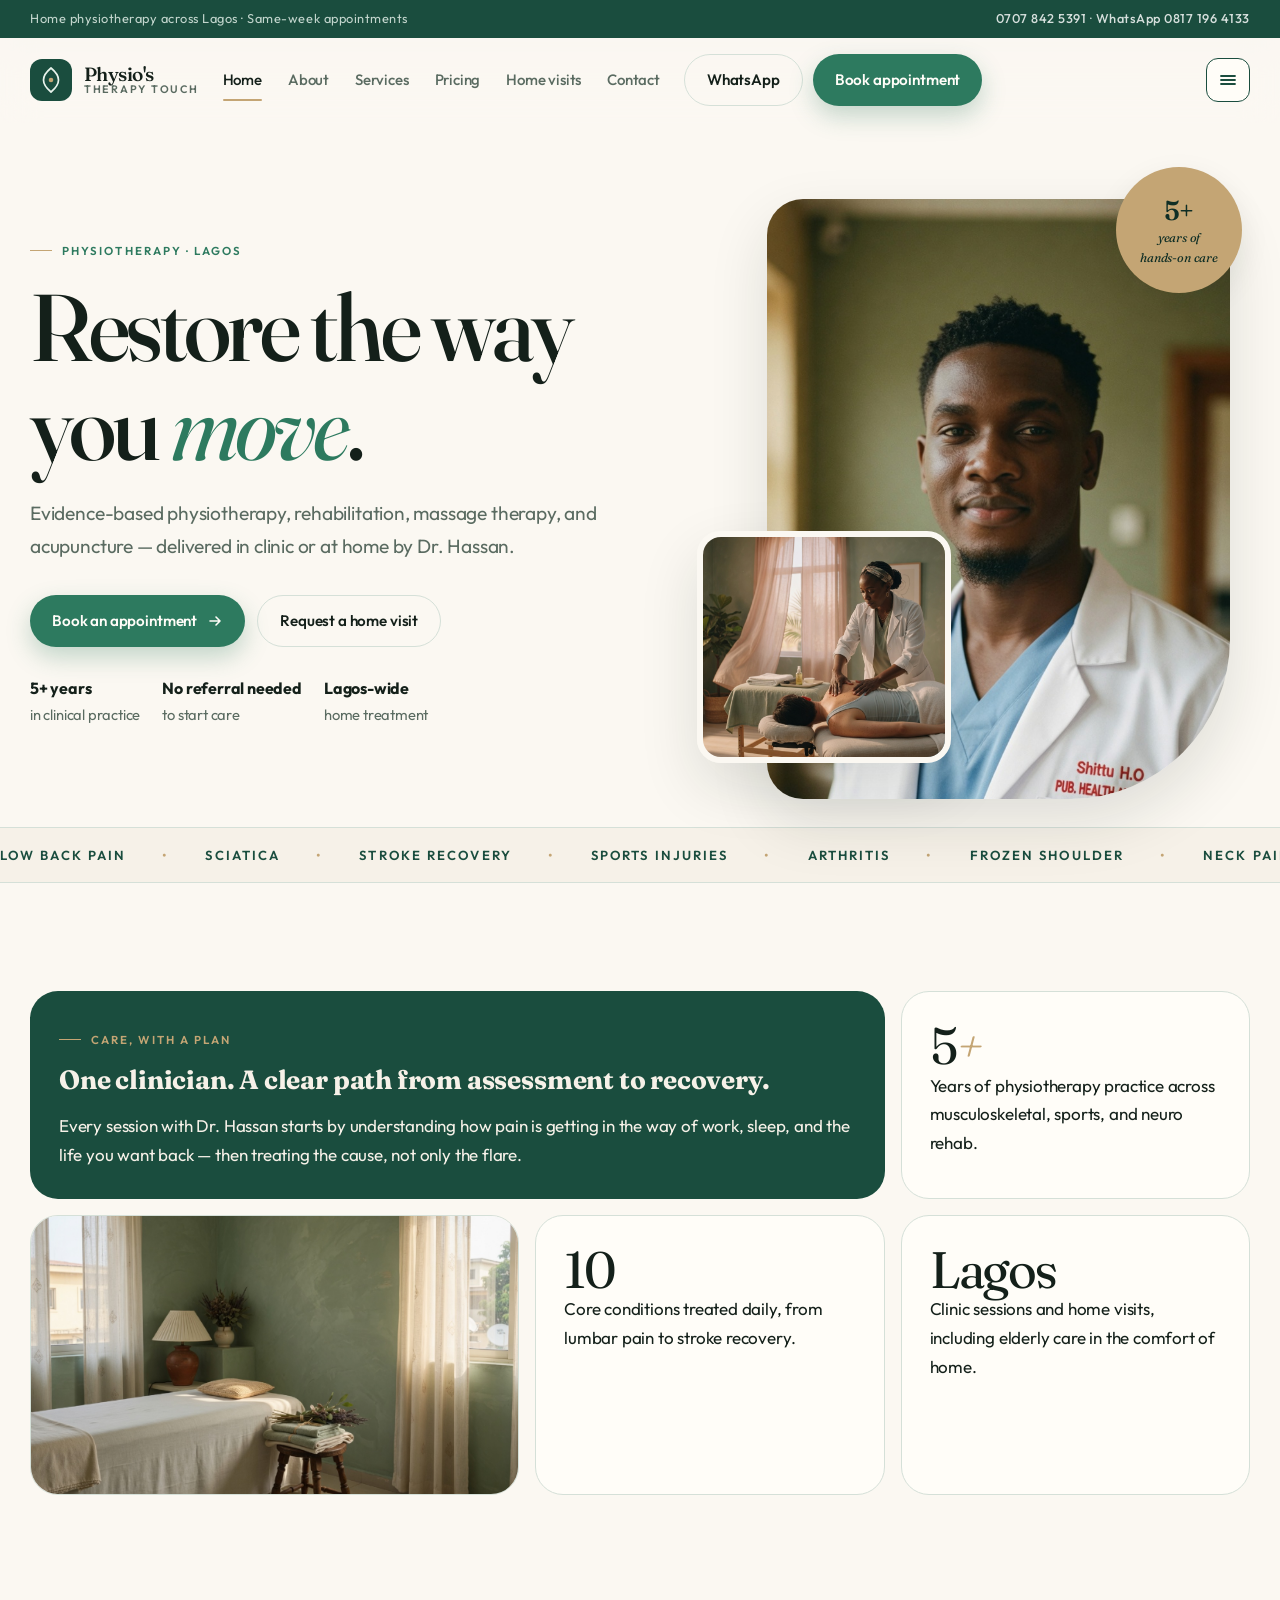
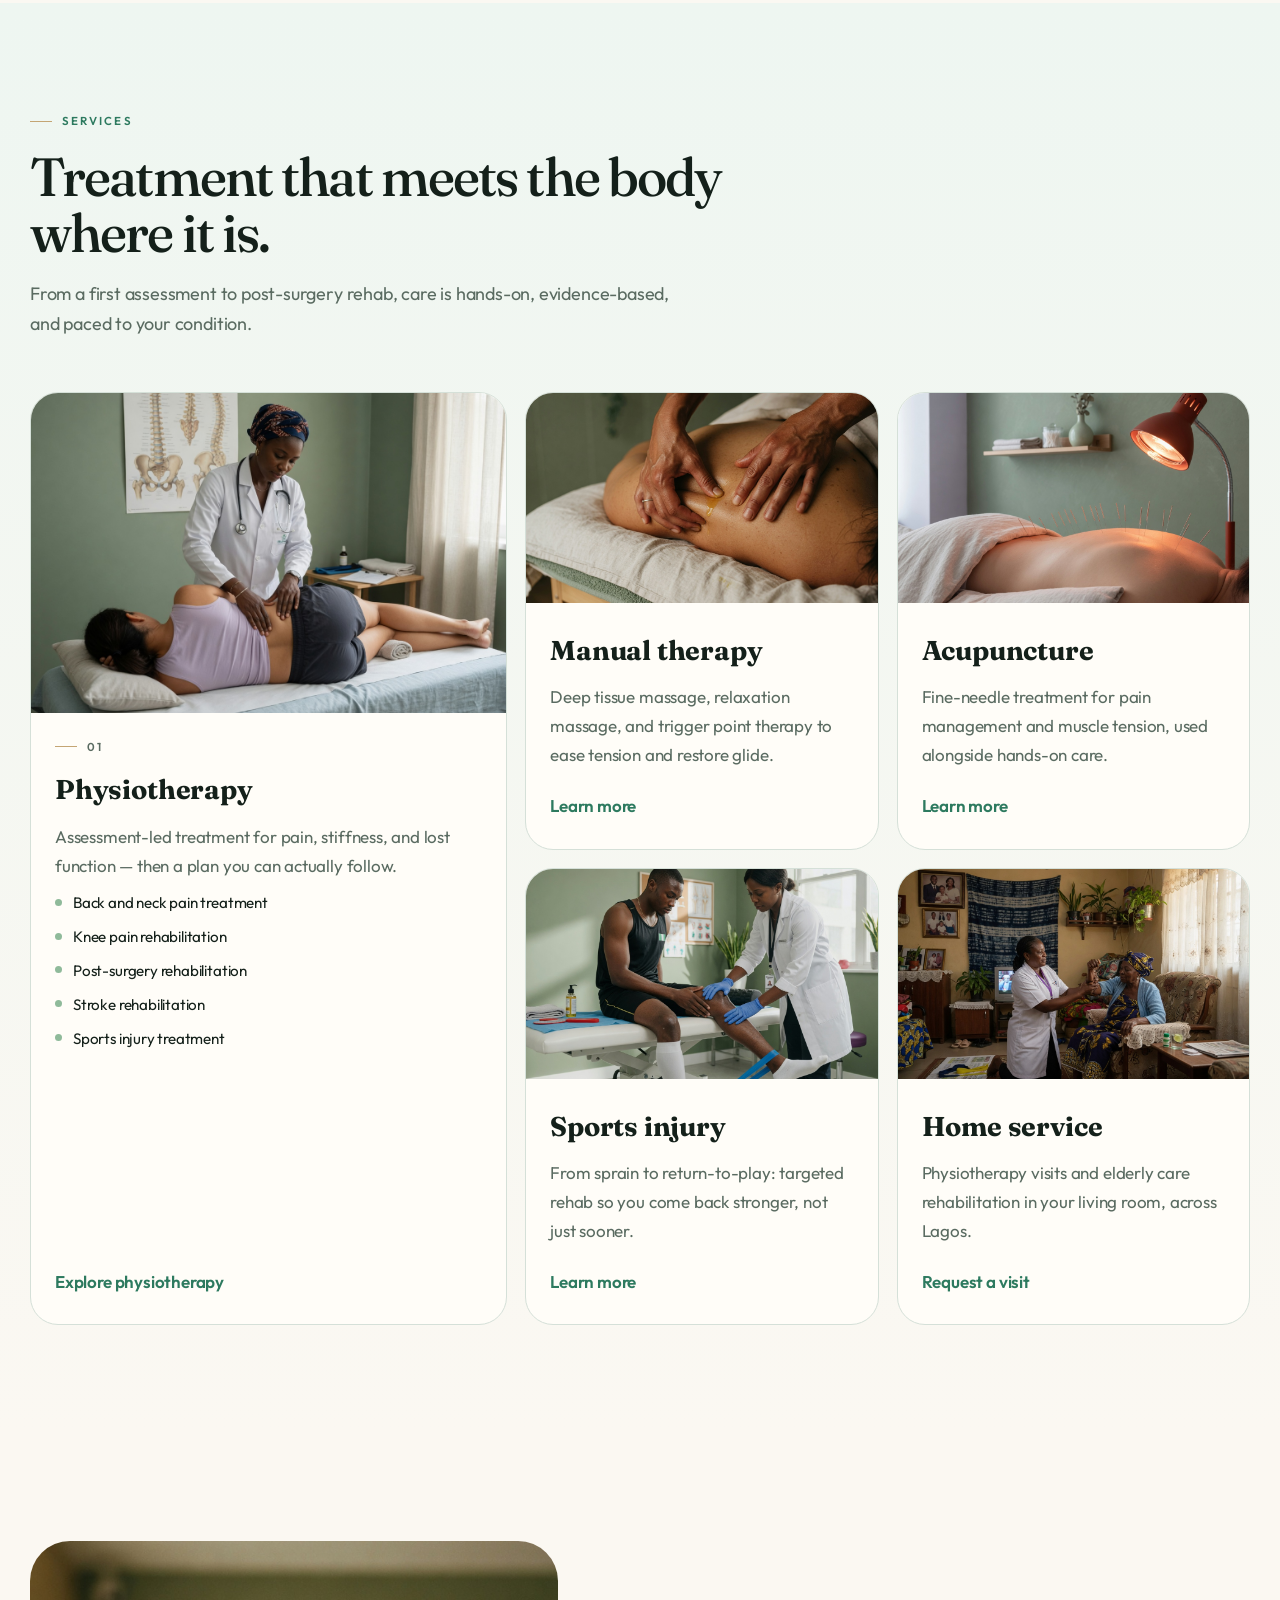
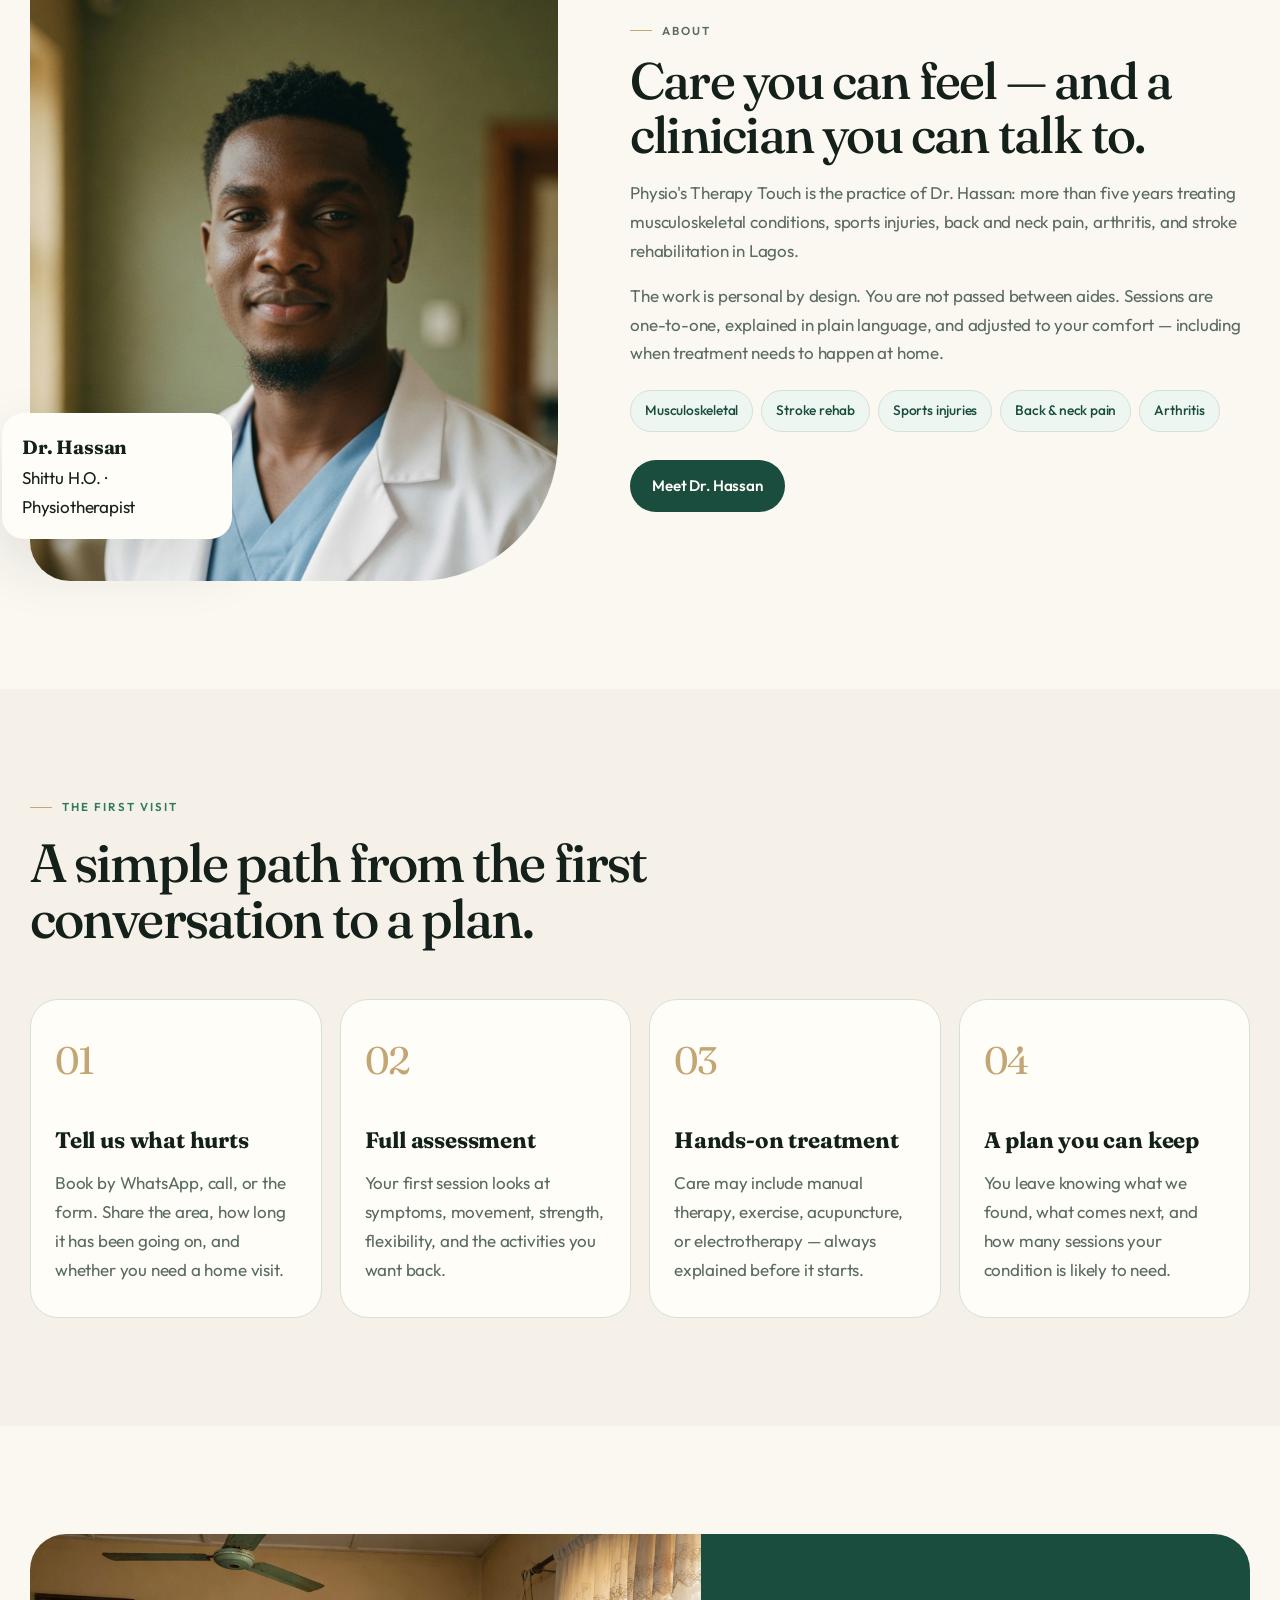
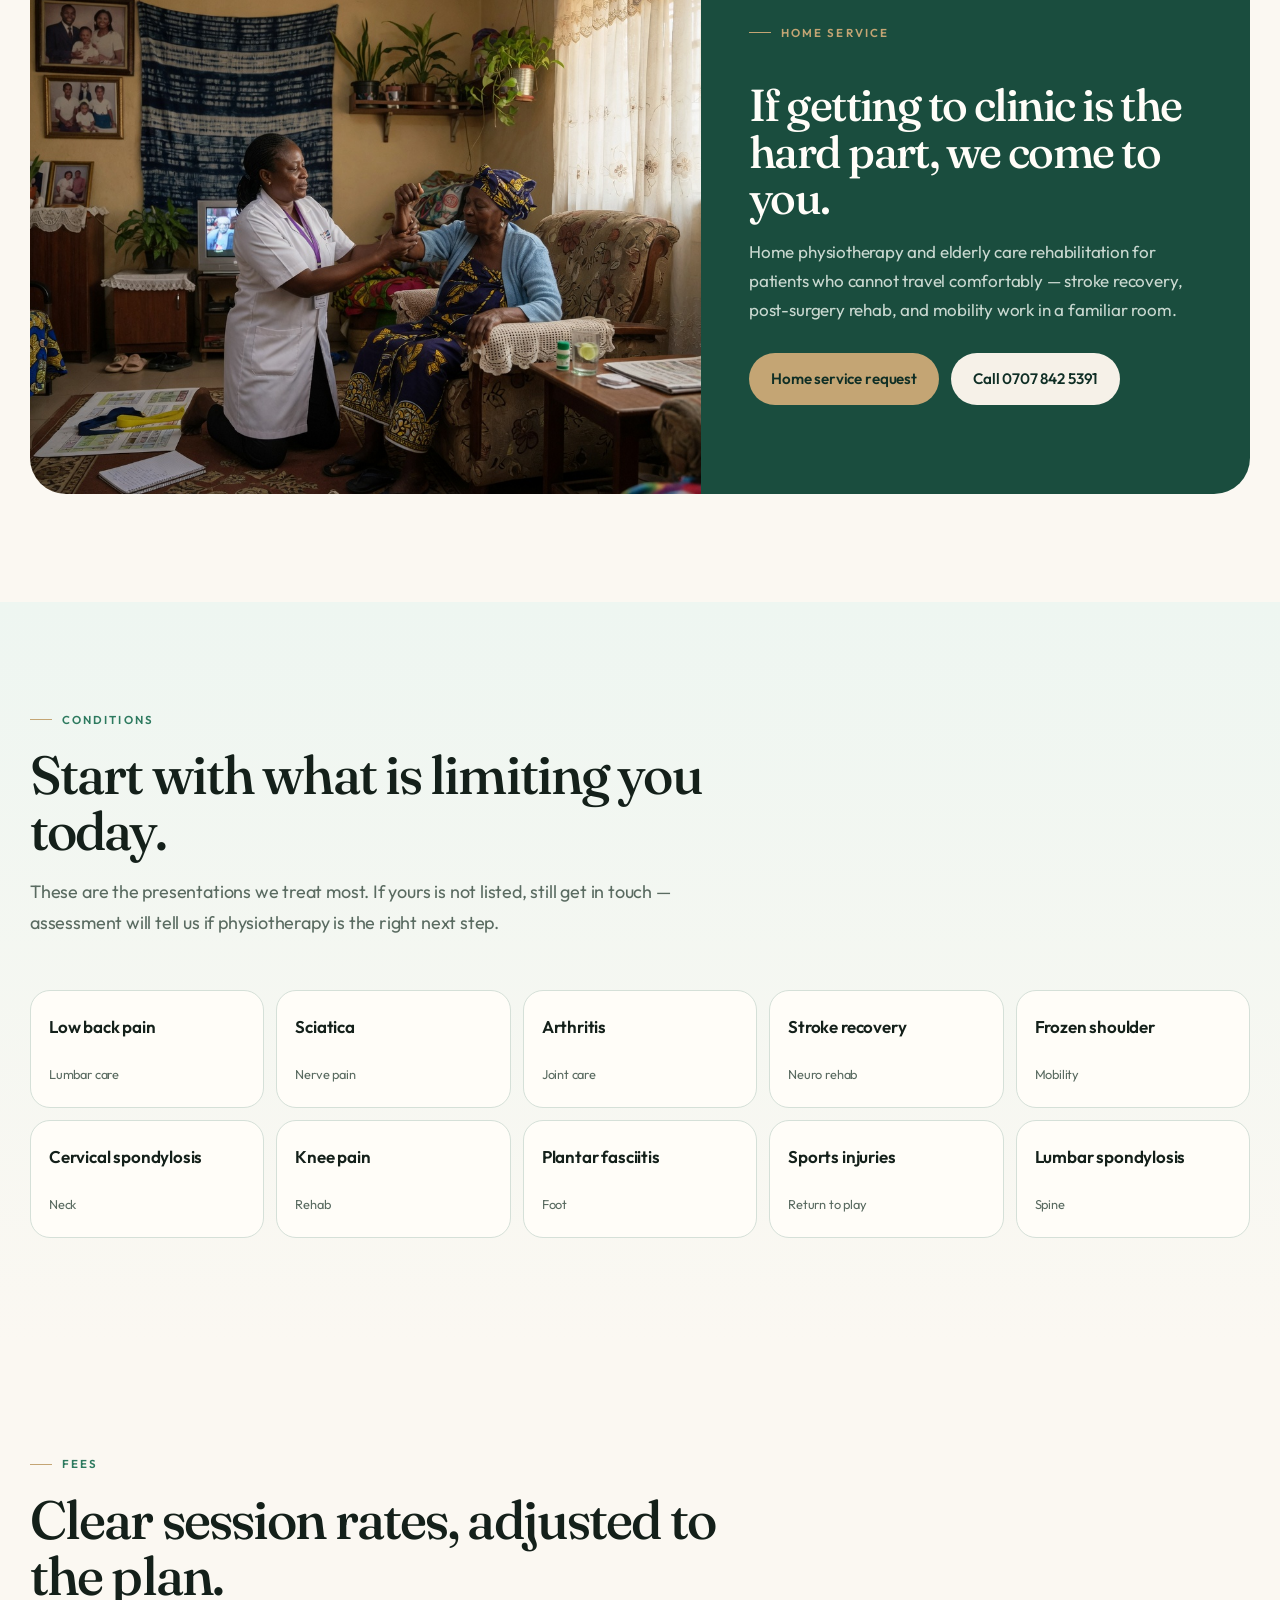
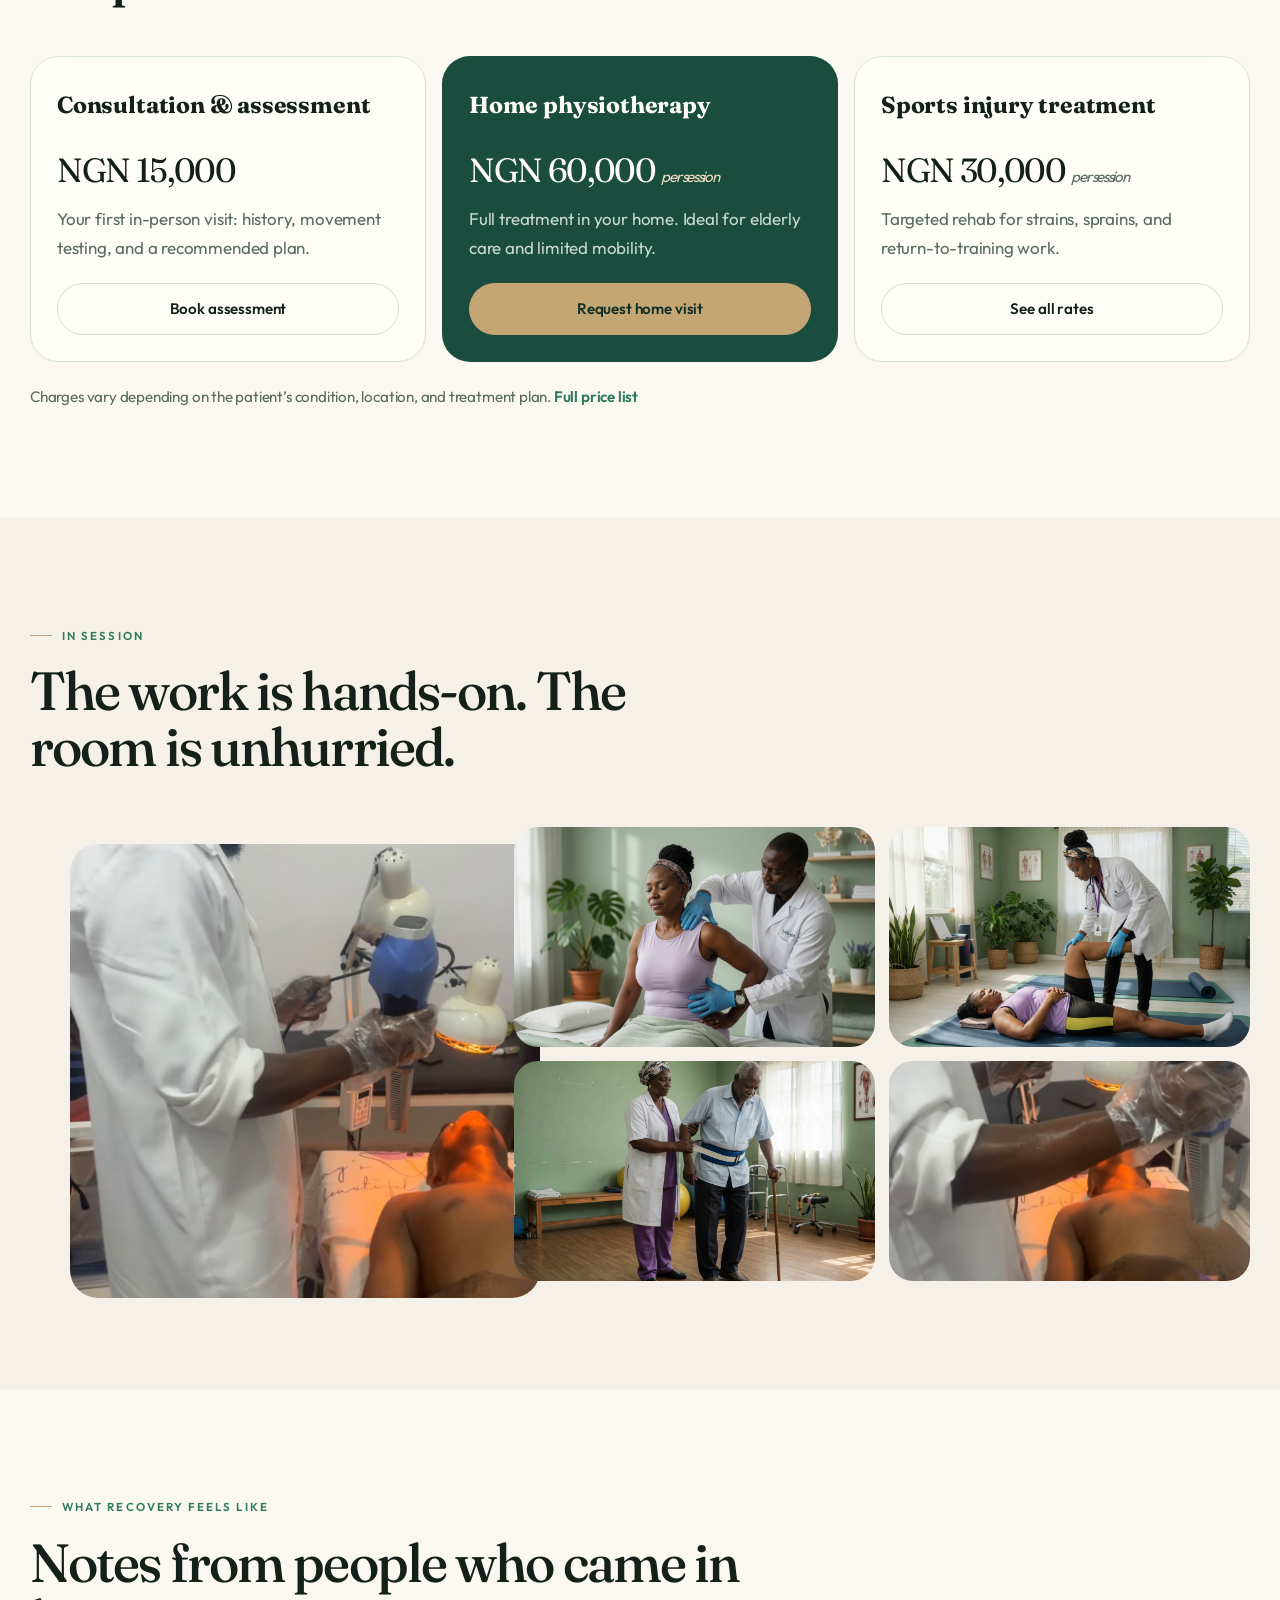
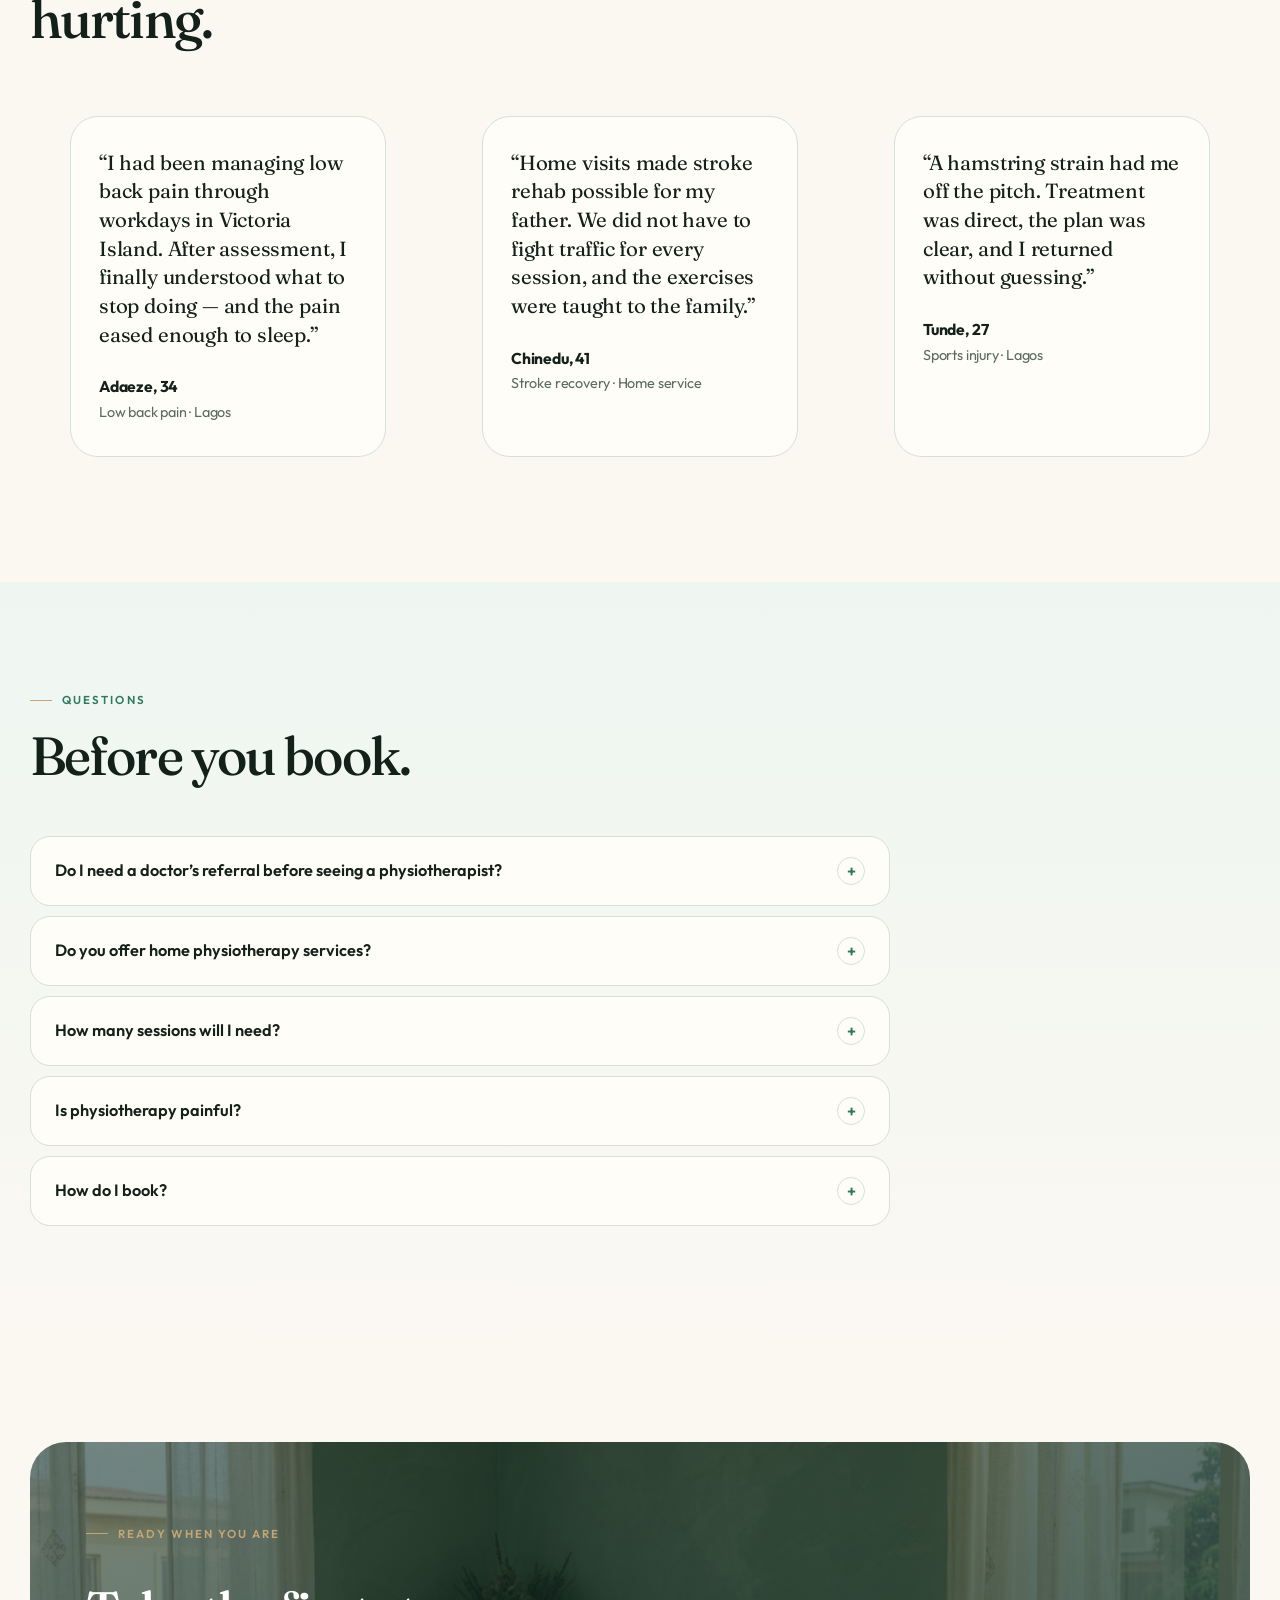
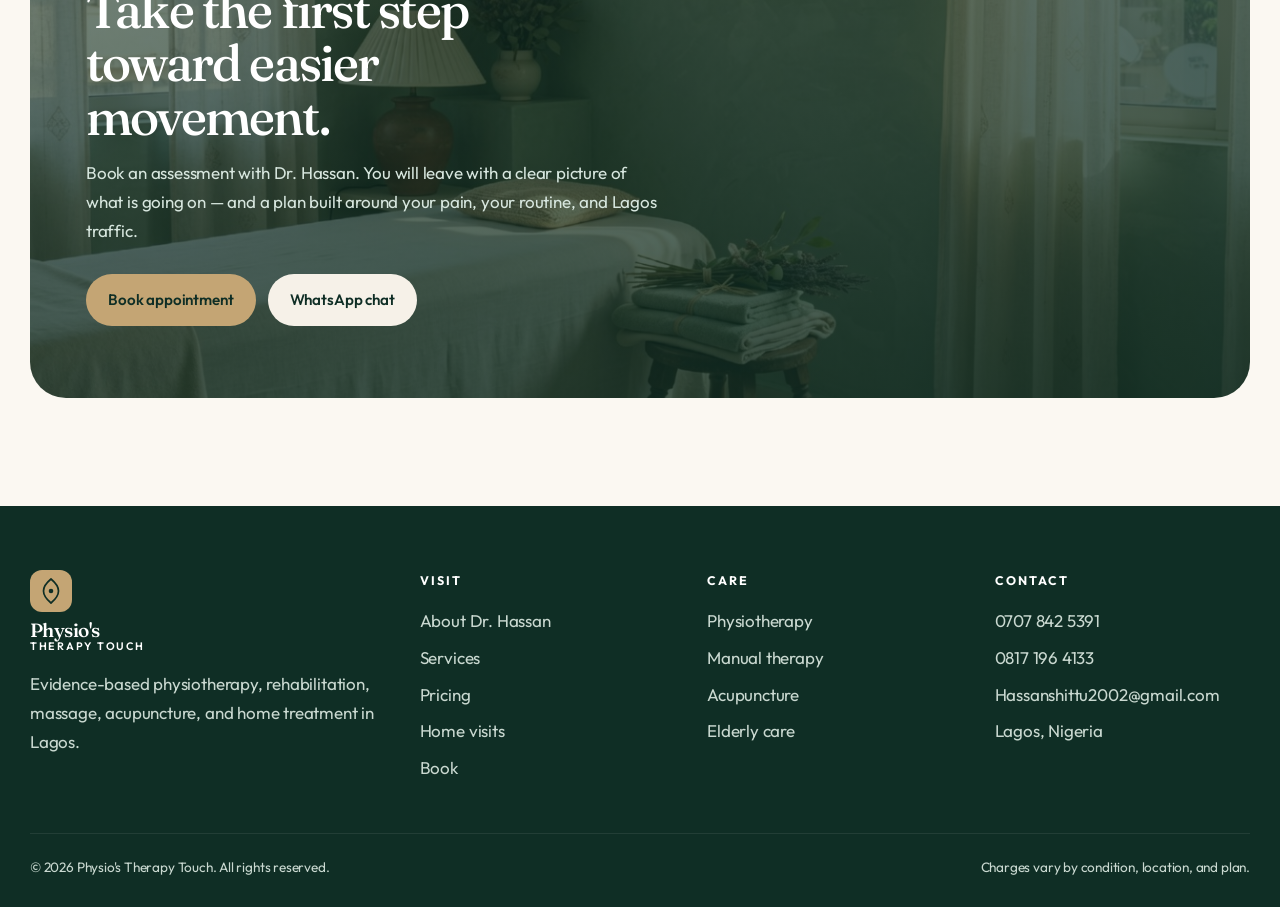
<file: index.html>
<!DOCTYPE html>
<html lang="en">
<head>
  <meta charset="UTF-8">
  <meta name="viewport" content="width=device-width, initial-scale=1.0">
  <title>Physio's Therapy Touch | Physiotherapy in Lagos</title>
  <meta name="description" content="Evidence-based physiotherapy, rehabilitation, massage therapy, acupuncture, and home treatment in Lagos with Dr. Hassan. Book by phone or WhatsApp.">
  <link rel="icon" href="assets/img/favicon.svg" type="image/svg+xml">
  <meta property="og:title" content="Physio's Therapy Touch | Physiotherapy in Lagos">
  <meta property="og:description" content="Hands-on physiotherapy, rehabilitation, massage, and acupuncture — in clinic or at home.">
  <meta property="og:type" content="website">
  <meta property="og:image" content="assets/img/hassan-editorial.jpg">
  <link rel="preconnect" href="https://fonts.googleapis.com">
  <link rel="preconnect" href="https://fonts.gstatic.com" crossorigin>
  <link href="https://fonts.googleapis.com/css2?family=Fraunces:ital,opsz,wght@0,9..144,400;0,9..144,500;0,9..144,600;1,9..144,400;1,9..144,500&family=Outfit:wght@300;400;500;600;700&display=swap" rel="stylesheet">
  <link rel="stylesheet" href="assets/css/styles.css?v=7">
  <script type="application/ld+json">
  {
    "@context": "https://schema.org",
    "@type": "Physician",
    "name": "Physio's Therapy Touch",
    "alternateName": "Dr. Hassan Physiotherapy",
    "description": "Evidence-based physiotherapy, rehabilitation, massage therapy, acupuncture, and home treatment services in Lagos.",
    "telephone": "+2347078425391",
    "email": "Hassanshittu2002@gmail.com",
    "areaServed": "Lagos, Nigeria",
    "medicalSpecialty": "Physiotherapy"
  }
  </script>
</head>
<body>
  <a class="skip" href="#main">Skip to content</a>
  <div class="topbar">
    <div class="wrap">
      <span>Home physiotherapy across Lagos · Same-week appointments</span>
      <span class="hide-sm"><a href="tel:+2347078425391">0707 842 5391</a> · <a href="https://wa.me/2348171964133" target="_blank" rel="noopener">WhatsApp 0817 196 4133</a></span>
    </div>
  </div>
  <header class="site-header" data-header>
    <div class="wrap nav-row">
      <a class="brand" href="index.html" aria-label="Physio's Therapy Touch home">
        <svg class="mark" viewBox="0 0 42 42" aria-hidden="true"><rect width="42" height="42" rx="12" fill="#1A4D3E"/><path d="M21 9c0 0-7.5 6.2-7.5 12S21 33 21 33s7.5-6.2 7.5-12S21 9 21 9z" fill="none" stroke="#E8F3EC" stroke-width="1.7" stroke-linejoin="round"/><circle cx="21" cy="21" r="2.3" fill="#C4A574"/></svg>
        <span class="brand-text"><strong>Physio's</strong><small>Therapy Touch</small></span>
      </a>
      <nav class="nav" aria-label="Primary">
        <a href="index.html" aria-current="page">Home</a>
        <a href="about.html">About</a>
        <a href="services.html">Services</a>
        <a href="pricing.html">Pricing</a>
        <a href="home-visit.html">Home visits</a>
        <a href="contact.html">Contact</a>
      </nav>
      <div class="nav-cta">
        <a class="btn btn-ghost" href="https://wa.me/2348171964133" target="_blank" rel="noopener">WhatsApp</a>
        <a class="btn btn-primary" href="contact.html">Book appointment</a>
      </div>
      <button class="nav-toggle" type="button" data-nav-toggle aria-expanded="false" aria-label="Open menu"><svg width="22" height="22" viewBox="0 0 22 22" fill="none" aria-hidden="true"><path d="M4 7h14M4 11h14M4 15h14" stroke="currentColor" stroke-width="1.8" stroke-linecap="round"/></svg></button>
    </div>
    <div class="drawer" data-drawer hidden>
      <nav aria-label="Mobile">
        <a href="index.html" aria-current="page">Home</a>
        <a href="about.html">About</a>
        <a href="services.html">Services</a>
        <a href="pricing.html">Pricing</a>
        <a href="home-visit.html">Home visits</a>
        <a href="contact.html">Contact</a>
      </nav>
      <div class="actions">
        <a class="btn btn-whatsapp" href="https://wa.me/2348171964133" target="_blank" rel="noopener">WhatsApp chat</a>
        <a class="btn btn-primary" href="contact.html">Book appointment</a>
      </div>
    </div>
  </header>

  <main id="main">
    <section class="hero">
      <div class="wrap hero-grid">
        <div>
          <p class="eyebrow">Physiotherapy · Lagos</p>
          <h1 class="display">Restore the way<br> you <em>move</em>.</h1>
          <p class="lede">Evidence-based physiotherapy, rehabilitation, massage therapy, and acupuncture — delivered in clinic or at home by Dr. Hassan.</p>
          <div class="actions">
            <a class="btn btn-primary" href="contact.html">Book an appointment <svg viewBox="0 0 16 16" fill="none" aria-hidden="true"><path d="M3 8h10M9 4l4 4-4 4" stroke="currentColor" stroke-width="1.6" stroke-linecap="round" stroke-linejoin="round"/></svg></a>
            <a class="btn btn-ghost" href="home-visit.html">Request a home visit</a>
          </div>
          <div class="hero-meta">
            <div><strong>5+ years</strong> in clinical practice</div>
            <div><strong>No referral needed</strong> to start care</div>
            <div><strong>Lagos-wide</strong> home treatment</div>
          </div>
        </div>
        <div class="hero-visual">
          <div class="badge"><div><strong>5+</strong><span>years of<br>hands-on care</span></div></div>
          <div class="hero-frame">
            <img src="assets/img/hassan-editorial.jpg" alt="Dr. Hassan, physiotherapist at Physio's Therapy Touch, in a white coat">
          </div>
          <div class="hero-float">
            <img src="assets/img/hero-treatment.jpg" alt="Hands-on physiotherapy treatment in a calm clinic">
          </div>
        </div>
      </div>
    </section>

    <div class="marquee" aria-hidden="true">
      <div class="marquee-track">
        <span>Low back pain</span><span>Sciatica</span><span>Stroke recovery</span><span>Sports injuries</span><span>Arthritis</span><span>Frozen shoulder</span><span>Neck pain</span><span>Plantar fasciitis</span><span>Post-surgery rehab</span><span>Cervical spondylosis</span>
        <span>Low back pain</span><span>Sciatica</span><span>Stroke recovery</span><span>Sports injuries</span><span>Arthritis</span><span>Frozen shoulder</span><span>Neck pain</span><span>Plantar fasciitis</span><span>Post-surgery rehab</span><span>Cervical spondylosis</span>
      </div>
    </div>

    <section class="section">
      <div class="wrap">
        <div class="bento" data-reveal>
          <article class="tile span-2 forest">
            <p class="eyebrow" style="color:#C4A574">Care, with a plan</p>
            <h3>One clinician. A clear path from assessment to recovery.</h3>
            <p>Every session with Dr. Hassan starts by understanding how pain is getting in the way of work, sleep, and the life you want back — then treating the cause, not only the flare.</p>
          </article>
          <article class="tile">
            <div class="stat-num">5<span>+</span></div>
            <p>Years of physiotherapy practice across musculoskeletal, sports, and neuro rehab.</p>
          </article>
          <article class="tile photo">
            <img src="assets/img/clinic-interior.jpg" alt="Calm treatment room with linen table and sage walls">
          </article>
          <article class="tile">
            <div class="stat-num">10</div>
            <p>Core conditions treated daily, from lumbar pain to stroke recovery.</p>
          </article>
          <article class="tile">
            <div class="stat-num">Lagos</div>
            <p>Clinic sessions and home visits, including elderly care in the comfort of home.</p>
          </article>
        </div>
      </div>
    </section>

    <section class="section sage">
      <div class="wrap">
        <div class="section-head" data-reveal>
          <p class="eyebrow">Services</p>
          <h2 class="display">Treatment that meets the body where it is.</h2>
          <p class="lede">From a first assessment to post-surgery rehab, care is hands-on, evidence-based, and paced to your condition.</p>
        </div>
        <div class="service-grid">
          <article class="service-card featured" data-reveal>
            <img src="assets/img/back-pain.jpg" alt="Lumbar physiotherapy on a treatment table">
            <div class="service-body">
              <p class="eyebrow">01</p>
              <h3>Physiotherapy</h3>
              <p>Assessment-led treatment for pain, stiffness, and lost function — then a plan you can actually follow.</p>
              <ul>
                <li>Back and neck pain treatment</li>
                <li>Knee pain rehabilitation</li>
                <li>Post-surgery rehabilitation</li>
                <li>Stroke rehabilitation</li>
                <li>Sports injury treatment</li>
              </ul>
              <a class="link-more" href="services.html">Explore physiotherapy</a>
            </div>
          </article>
          <article class="service-card" data-reveal>
            <img src="assets/img/manual-therapy.jpg" alt="Deep tissue manual therapy on the upper back">
            <div class="service-body">
              <h3>Manual therapy</h3>
              <p>Deep tissue massage, relaxation massage, and trigger point therapy to ease tension and restore glide.</p>
              <a class="link-more" href="services.html#manual">Learn more</a>
            </div>
          </article>
          <article class="service-card" data-reveal>
            <img src="assets/img/acupuncture.jpg" alt="Acupuncture needles along the back under a warm lamp">
            <div class="service-body">
              <h3>Acupuncture</h3>
              <p>Fine-needle treatment for pain management and muscle tension, used alongside hands-on care.</p>
              <a class="link-more" href="services.html#acupuncture">Learn more</a>
            </div>
          </article>
          <article class="service-card" data-reveal>
            <img src="assets/img/sports.jpg" alt="Sports injury assessment of an athlete's knee">
            <div class="service-body">
              <h3>Sports injury</h3>
              <p>From sprain to return-to-play: targeted rehab so you come back stronger, not just sooner.</p>
              <a class="link-more" href="services.html">Learn more</a>
            </div>
          </article>
          <article class="service-card" data-reveal>
            <img src="assets/img/home-visit.jpg" alt="Home physiotherapy visit with an elderly patient in Lagos">
            <div class="service-body">
              <h3>Home service</h3>
              <p>Physiotherapy visits and elderly care rehabilitation in your living room, across Lagos.</p>
              <a class="link-more" href="home-visit.html">Request a visit</a>
            </div>
          </article>
        </div>
      </div>
    </section>

    <section class="section">
      <div class="wrap split">
        <div class="portrait" data-reveal>
          <img class="main" src="assets/img/hassan-editorial.jpg" alt="Portrait of Dr. Hassan Shittu, physiotherapist">
          <div class="note">
            <strong>Dr. Hassan</strong>
            <span>Shittu H.O. · Physiotherapist</span>
          </div>
        </div>
        <div class="split-copy" data-reveal>
          <p class="eyebrow">About</p>
          <h2 class="display">Care you can feel — and a clinician you can talk to.</h2>
          <p>Physio's Therapy Touch is the practice of Dr. Hassan: more than five years treating musculoskeletal conditions, sports injuries, back and neck pain, arthritis, and stroke rehabilitation in Lagos.</p>
          <p>The work is personal by design. You are not passed between aides. Sessions are one-to-one, explained in plain language, and adjusted to your comfort — including when treatment needs to happen at home.</p>
          <div class="chips">
            <span class="chip">Musculoskeletal</span>
            <span class="chip">Stroke rehab</span>
            <span class="chip">Sports injuries</span>
            <span class="chip">Back & neck pain</span>
            <span class="chip">Arthritis</span>
          </div>
          <a class="btn btn-dark" href="about.html">Meet Dr. Hassan</a>
        </div>
      </div>
    </section>

    <section class="section cream">
      <div class="wrap">
        <div class="section-head" data-reveal>
          <p class="eyebrow">The first visit</p>
          <h2 class="display">A simple path from the first conversation to a plan.</h2>
        </div>
        <div class="process">
          <article class="step" data-reveal>
            <h3>Tell us what hurts</h3>
            <p>Book by WhatsApp, call, or the form. Share the area, how long it has been going on, and whether you need a home visit.</p>
          </article>
          <article class="step" data-reveal>
            <h3>Full assessment</h3>
            <p>Your first session looks at symptoms, movement, strength, flexibility, and the activities you want back.</p>
          </article>
          <article class="step" data-reveal>
            <h3>Hands-on treatment</h3>
            <p>Care may include manual therapy, exercise, acupuncture, or electrotherapy — always explained before it starts.</p>
          </article>
          <article class="step" data-reveal>
            <h3>A plan you can keep</h3>
            <p>You leave knowing what we found, what comes next, and how many sessions your condition is likely to need.</p>
          </article>
        </div>
      </div>
    </section>

    <section class="section">
      <div class="wrap">
        <div class="feature-band" data-reveal>
          <img src="assets/img/home-visit.jpg" alt="Physiotherapist guiding an elderly woman through arm exercises at home in Lagos">
          <div class="feature-copy">
            <p class="eyebrow" style="color:#C4A574">Home service</p>
            <h2 class="display">If getting to clinic is the hard part, we come to you.</h2>
            <p>Home physiotherapy and elderly care rehabilitation for patients who cannot travel comfortably — stroke recovery, post-surgery rehab, and mobility work in a familiar room.</p>
            <div class="actions">
              <a class="btn btn-gold" href="home-visit.html">Home service request</a>
              <a class="btn btn-cream" href="tel:+2347078425391">Call 0707 842 5391</a>
            </div>
          </div>
        </div>
      </div>
    </section>

    <section class="section sage">
      <div class="wrap">
        <div class="section-head" data-reveal>
          <p class="eyebrow">Conditions</p>
          <h2 class="display">Start with what is limiting you today.</h2>
          <p class="lede">These are the presentations we treat most. If yours is not listed, still get in touch — assessment will tell us if physiotherapy is the right next step.</p>
        </div>
        <div class="condition-grid">
          <a class="condition" href="services.html"><strong>Low back pain</strong><span>Lumbar care</span></a>
          <a class="condition" href="services.html"><strong>Sciatica</strong><span>Nerve pain</span></a>
          <a class="condition" href="services.html"><strong>Arthritis</strong><span>Joint care</span></a>
          <a class="condition" href="services.html"><strong>Stroke recovery</strong><span>Neuro rehab</span></a>
          <a class="condition" href="services.html"><strong>Frozen shoulder</strong><span>Mobility</span></a>
          <a class="condition" href="services.html"><strong>Cervical spondylosis</strong><span>Neck</span></a>
          <a class="condition" href="services.html"><strong>Knee pain</strong><span>Rehab</span></a>
          <a class="condition" href="services.html"><strong>Plantar fasciitis</strong><span>Foot</span></a>
          <a class="condition" href="services.html"><strong>Sports injuries</strong><span>Return to play</span></a>
          <a class="condition" href="services.html"><strong>Lumbar spondylosis</strong><span>Spine</span></a>
        </div>
      </div>
    </section>

    <section class="section">
      <div class="wrap">
        <div class="section-head" data-reveal>
          <p class="eyebrow">Fees</p>
          <h2 class="display">Clear session rates, adjusted to the plan.</h2>
        </div>
        <div class="price-grid">
          <article class="price-card" data-reveal>
            <h3>Consultation & assessment</h3>
            <div class="amount">NGN 15,000</div>
            <p>Your first in-person visit: history, movement testing, and a recommended plan.</p>
            <a class="btn btn-ghost" href="contact.html">Book assessment</a>
          </article>
          <article class="price-card highlight" data-reveal>
            <h3>Home physiotherapy</h3>
            <div class="amount">NGN 60,000 <small>per session</small></div>
            <p>Full treatment in your home. Ideal for elderly care and limited mobility.</p>
            <a class="btn btn-gold" href="home-visit.html">Request home visit</a>
          </article>
          <article class="price-card" data-reveal>
            <h3>Sports injury treatment</h3>
            <div class="amount">NGN 30,000 <small>per session</small></div>
            <p>Targeted rehab for strains, sprains, and return-to-training work.</p>
            <a class="btn btn-ghost" href="pricing.html">See all rates</a>
          </article>
        </div>
        <p class="price-note">Charges vary depending on the patient’s condition, location, and treatment plan. <a href="pricing.html" style="color:var(--leaf);font-weight:600">Full price list</a></p>
      </div>
    </section>

    <section class="section cream">
      <div class="wrap">
        <div class="section-head" data-reveal>
          <p class="eyebrow">In session</p>
          <h2 class="display">The work is hands-on. The room is unhurried.</h2>
        </div>
        <div class="gallery">
          <figure class="wide"><img src="assets/img/clinic/session-3.jpg" alt="Dr. Hassan preparing a therapeutic device during a live treatment session"></figure>
          <img src="assets/img/neck.jpg" alt="Neck physiotherapy">
          <img src="assets/img/stretching.jpg" alt="Guided stretching and mobility work">
          <img src="assets/img/elderly-care.jpg" alt="Gait training with an older adult">
          <img src="assets/img/clinic/session-1.jpg" alt="Infrared and device-based physiotherapy during a clinic session">
        </div>
      </div>
    </section>

    <section class="section">
      <div class="wrap">
        <div class="section-head" data-reveal>
          <p class="eyebrow">What recovery feels like</p>
          <h2 class="display">Notes from people who came in hurting.</h2>
        </div>
        <div class="quotes">
          <blockquote class="quote" data-reveal>
            <p>“I had been managing low back pain through workdays in Victoria Island. After assessment, I finally understood what to stop doing — and the pain eased enough to sleep.”</p>
            <footer><strong>Adaeze, 34</strong>Low back pain · Lagos</footer>
          </blockquote>
          <blockquote class="quote" data-reveal>
            <p>“Home visits made stroke rehab possible for my father. We did not have to fight traffic for every session, and the exercises were taught to the family.”</p>
            <footer><strong>Chinedu, 41</strong>Stroke recovery · Home service</footer>
          </blockquote>
          <blockquote class="quote" data-reveal>
            <p>“A hamstring strain had me off the pitch. Treatment was direct, the plan was clear, and I returned without guessing.”</p>
            <footer><strong>Tunde, 27</strong>Sports injury · Lagos</footer>
          </blockquote>
        </div>
      </div>
    </section>

    <section class="section sage">
      <div class="wrap">
        <div class="section-head" data-reveal>
          <p class="eyebrow">Questions</p>
          <h2 class="display">Before you book.</h2>
        </div>
        <div class="faq-list" data-accordion-group>
          <div class="faq-item" data-accordion>
            <button type="button" aria-expanded="false">Do I need a doctor’s referral before seeing a physiotherapist? <span aria-hidden="true">+</span></button>
            <div data-panel hidden>
              No. You can book an appointment directly with a physiotherapist. A referral may be recommended when your condition needs further medical assessment or specialist care.
            </div>
          </div>
          <div class="faq-item" data-accordion>
            <button type="button" aria-expanded="false">Do you offer home physiotherapy services? <span aria-hidden="true">+</span></button>
            <div data-panel hidden>
              Yes. Home physiotherapy is available for patients who have difficulty travelling to clinic, or who prefer treatment at home — including elderly care rehabilitation.
            </div>
          </div>
          <div class="faq-item" data-accordion>
            <button type="button" aria-expanded="false">How many sessions will I need? <span aria-hidden="true">+</span></button>
            <div data-panel hidden>
              It depends on the condition, severity, your goals, and how you progress. After the initial assessment, we recommend a treatment plan rather than selling a package blindly.
            </div>
          </div>
          <div class="faq-item" data-accordion>
            <button type="button" aria-expanded="false">Is physiotherapy painful? <span aria-hidden="true">+</span></button>
            <div data-panel hidden>
              Some treatments cause mild discomfort, especially on stiff or painful areas, but care should not cause unnecessary or severe pain. Treatment is adjusted to your comfort.
            </div>
          </div>
          <div class="faq-item" data-accordion>
            <button type="button" aria-expanded="false">How do I book? <span aria-hidden="true">+</span></button>
            <div data-panel hidden>
              Call 0707 842 5391, message WhatsApp on 0817 196 4133, or use the booking form. WhatsApp is the fastest way to send a home-service request.
            </div>
          </div>
        </div>
      </div>
    </section>

    <section class="section">
      <div class="wrap">
        <div class="cta-panel" data-reveal>
          <p class="eyebrow" style="color:#C4A574">Ready when you are</p>
          <h2 class="display">Take the first step toward easier movement.</h2>
          <p>Book an assessment with Dr. Hassan. You will leave with a clear picture of what is going on — and a plan built around your pain, your routine, and Lagos traffic.</p>
          <div class="actions">
            <a class="btn btn-gold" href="contact.html">Book appointment</a>
            <a class="btn btn-cream" href="https://wa.me/2348171964133" target="_blank" rel="noopener">WhatsApp chat</a>
          </div>
        </div>
      </div>
    </section>
  </main>

  <footer class="site-footer">
    <div class="wrap">
      <div class="footer-grid">
        <div>
          <a class="brand" href="index.html">
            <svg class="mark" viewBox="0 0 42 42" aria-hidden="true"><rect width="42" height="42" rx="12" fill="#C4A574"/><path d="M21 9c0 0-7.5 6.2-7.5 12S21 33 21 33s7.5-6.2 7.5-12S21 9 21 9z" fill="none" stroke="#0F2E25" stroke-width="1.7" stroke-linejoin="round"/><circle cx="21" cy="21" r="2.3" fill="#0F2E25"/></svg>
            <span class="brand-text"><strong>Physio's</strong><small>Therapy Touch</small></span>
          </a>
          <p style="margin-top:18px;max-width:32ch">Evidence-based physiotherapy, rehabilitation, massage, acupuncture, and home treatment in Lagos.</p>
        </div>
        <div>
          <h4>Visit</h4>
          <a href="about.html">About Dr. Hassan</a>
          <a href="services.html">Services</a>
          <a href="pricing.html">Pricing</a>
          <a href="home-visit.html">Home visits</a>
          <a href="contact.html">Book</a>
        </div>
        <div>
          <h4>Care</h4>
          <a href="services.html">Physiotherapy</a>
          <a href="services.html#manual">Manual therapy</a>
          <a href="services.html#acupuncture">Acupuncture</a>
          <a href="home-visit.html">Elderly care</a>
        </div>
        <div>
          <h4>Contact</h4>
          <a href="tel:+2347078425391">0707 842 5391</a>
          <a href="https://wa.me/2348171964133" target="_blank" rel="noopener">0817 196 4133</a>
          <a href="mailto:Hassanshittu2002@gmail.com">Hassanshittu2002@gmail.com</a>
          <p>Lagos, Nigeria</p>
        </div>
      </div>
      <div class="legal">
        <span>© <span data-year></span> Physio's Therapy Touch. All rights reserved.</span>
        <span>Charges vary by condition, location, and plan.</span>
      </div>
    </div>
  </footer>

  <nav class="dock" aria-label="Quick actions">
    <a href="tel:+2347078425391">Call</a>
    <a href="https://wa.me/2348171964133" target="_blank" rel="noopener">WhatsApp</a>
    <a href="contact.html">Book</a>
  </nav>
  <script src="assets/js/main.js"></script>
</body>
</html>
</file>
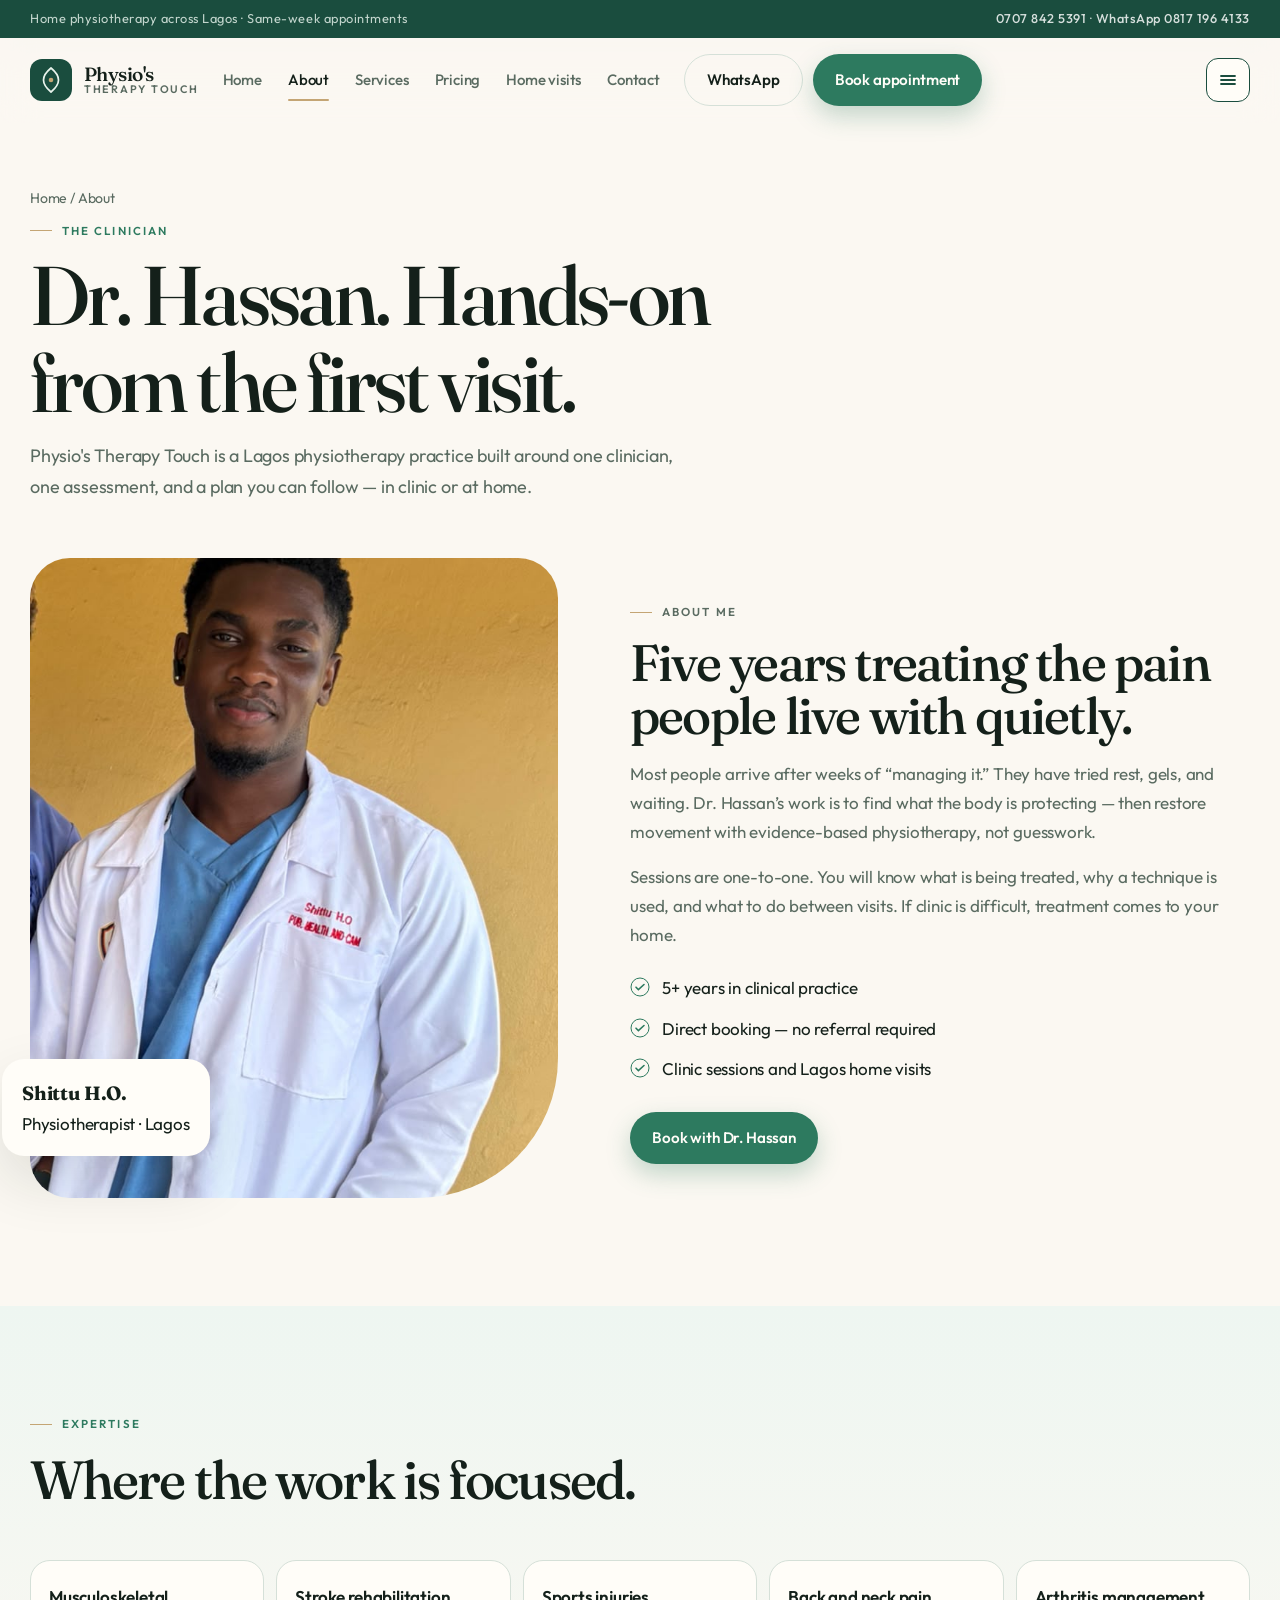
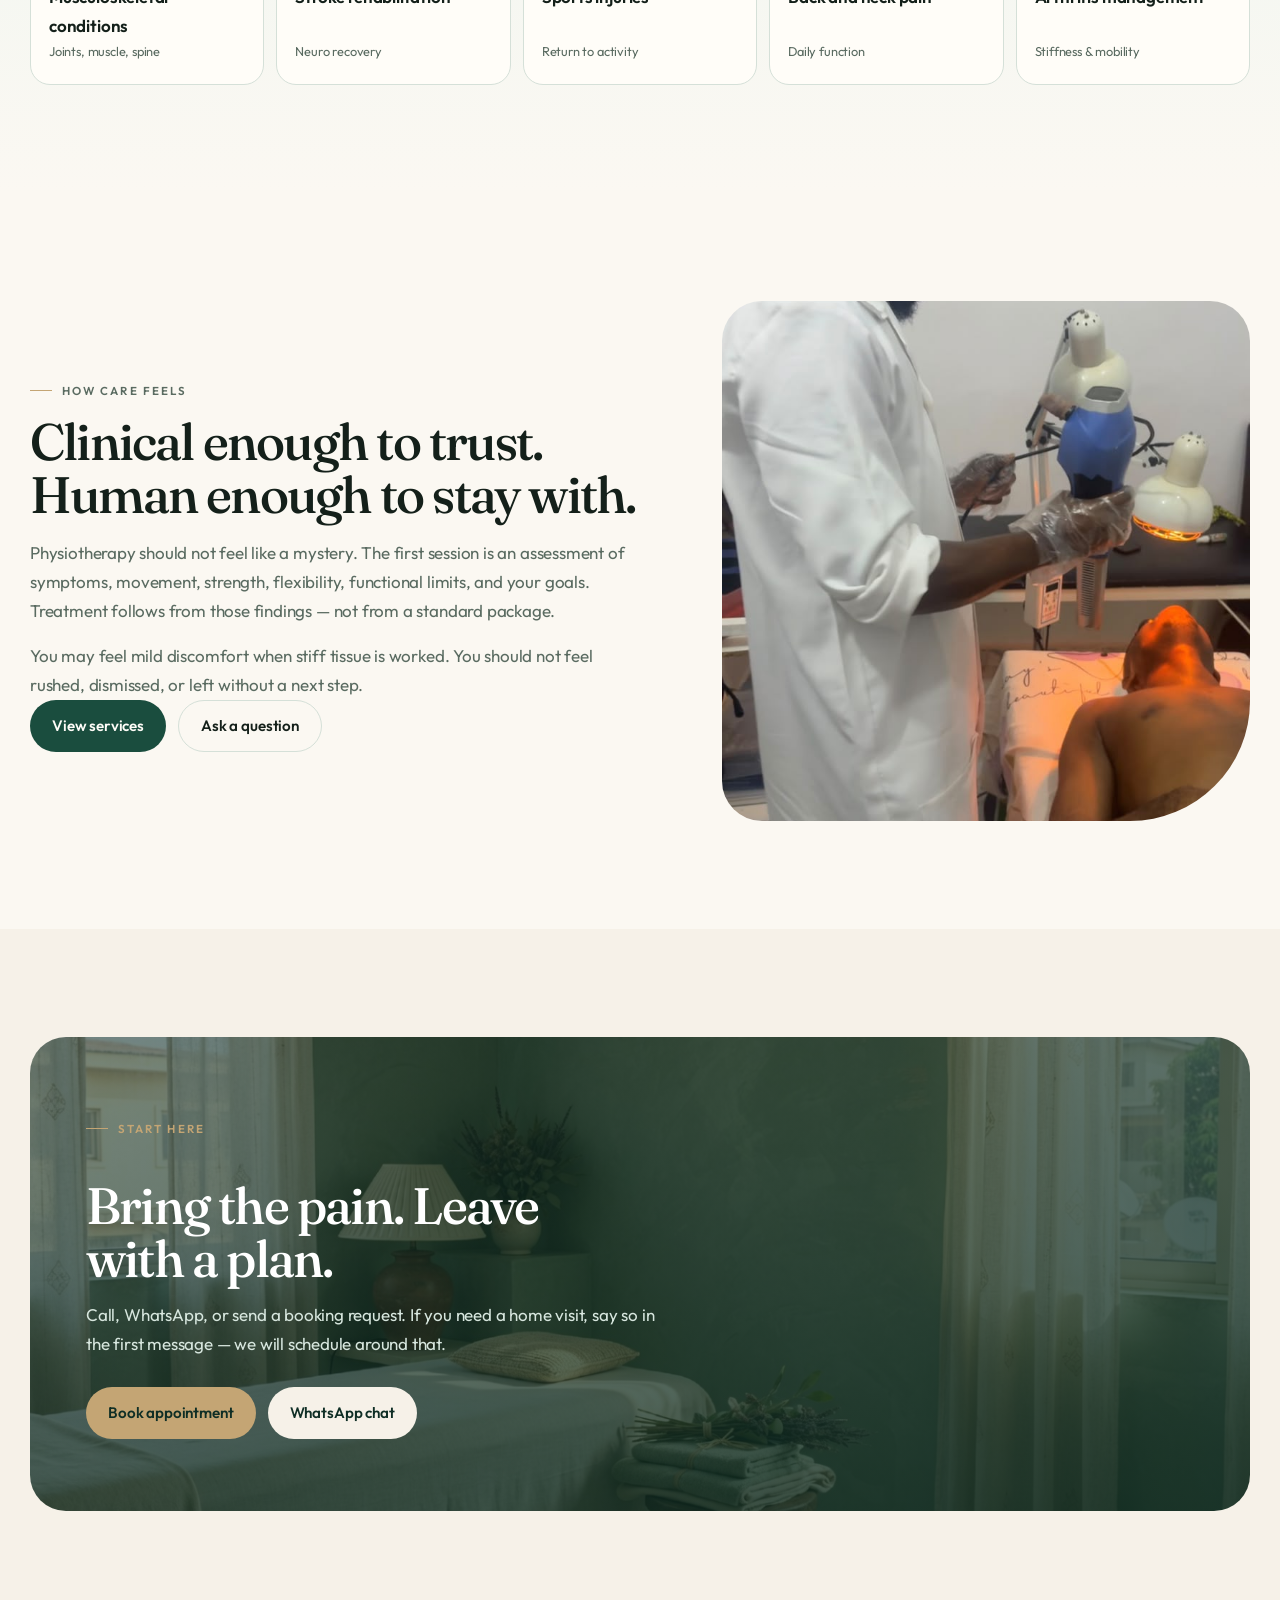
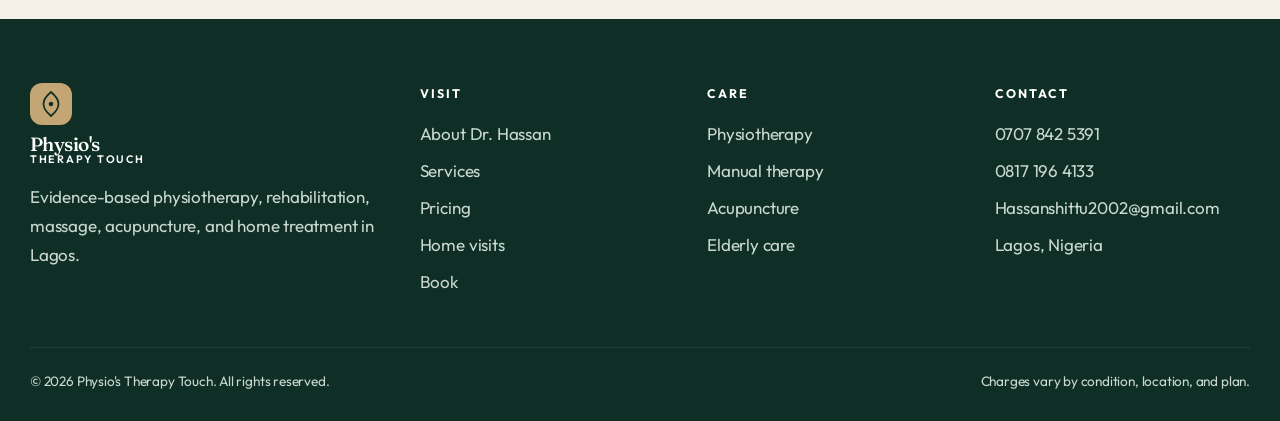
<file: about.html>
<!DOCTYPE html>
<html lang="en">
<head>
  <meta charset="UTF-8">
  <meta name="viewport" content="width=device-width, initial-scale=1.0">
  <title>About Dr. Hassan | Physio's Therapy Touch</title>
  <meta name="description" content="Meet Dr. Hassan of Physio's Therapy Touch — 5+ years of physiotherapy in Lagos, covering musculoskeletal care, stroke rehab, sports injuries, and home treatment.">
  <link rel="icon" href="assets/img/favicon.svg" type="image/svg+xml">
  <link rel="preconnect" href="https://fonts.googleapis.com">
  <link rel="preconnect" href="https://fonts.gstatic.com" crossorigin>
  <link href="https://fonts.googleapis.com/css2?family=Fraunces:ital,opsz,wght@0,9..144,400;0,9..144,500;0,9..144,600;1,9..144,400;1,9..144,500&family=Outfit:wght@300;400;500;600;700&display=swap" rel="stylesheet">
  <link rel="stylesheet" href="assets/css/styles.css?v=7">
</head>
<body>
  <a class="skip" href="#main">Skip to content</a>
  <div class="topbar">
    <div class="wrap">
      <span>Home physiotherapy across Lagos · Same-week appointments</span>
      <span class="hide-sm"><a href="tel:+2347078425391">0707 842 5391</a> · <a href="https://wa.me/2348171964133" target="_blank" rel="noopener">WhatsApp 0817 196 4133</a></span>
    </div>
  </div>
  <header class="site-header" data-header>
    <div class="wrap nav-row">
      <a class="brand" href="index.html" aria-label="Physio's Therapy Touch home">
        <svg class="mark" viewBox="0 0 42 42" aria-hidden="true"><rect width="42" height="42" rx="12" fill="#1A4D3E"/><path d="M21 9c0 0-7.5 6.2-7.5 12S21 33 21 33s7.5-6.2 7.5-12S21 9 21 9z" fill="none" stroke="#E8F3EC" stroke-width="1.7" stroke-linejoin="round"/><circle cx="21" cy="21" r="2.3" fill="#C4A574"/></svg>
        <span class="brand-text"><strong>Physio's</strong><small>Therapy Touch</small></span>
      </a>
      <nav class="nav" aria-label="Primary">
        <a href="index.html">Home</a>
        <a href="about.html" aria-current="page">About</a>
        <a href="services.html">Services</a>
        <a href="pricing.html">Pricing</a>
        <a href="home-visit.html">Home visits</a>
        <a href="contact.html">Contact</a>
      </nav>
      <div class="nav-cta">
        <a class="btn btn-ghost" href="https://wa.me/2348171964133" target="_blank" rel="noopener">WhatsApp</a>
        <a class="btn btn-primary" href="contact.html">Book appointment</a>
      </div>
      <button class="nav-toggle" type="button" data-nav-toggle aria-expanded="false" aria-label="Open menu"><svg width="22" height="22" viewBox="0 0 22 22" fill="none" aria-hidden="true"><path d="M4 7h14M4 11h14M4 15h14" stroke="currentColor" stroke-width="1.8" stroke-linecap="round"/></svg></button>
    </div>
    <div class="drawer" data-drawer hidden>
      <nav aria-label="Mobile">
        <a href="index.html">Home</a>
        <a href="about.html" aria-current="page">About</a>
        <a href="services.html">Services</a>
        <a href="pricing.html">Pricing</a>
        <a href="home-visit.html">Home visits</a>
        <a href="contact.html">Contact</a>
      </nav>
      <div class="actions">
        <a class="btn btn-whatsapp" href="https://wa.me/2348171964133" target="_blank" rel="noopener">WhatsApp chat</a>
        <a class="btn btn-primary" href="contact.html">Book appointment</a>
      </div>
    </div>
  </header>

  <main id="main">
    <section class="page-hero">
      <div class="wrap">
        <p class="crumbs"><a href="index.html">Home</a> / About</p>
        <p class="eyebrow">The clinician</p>
        <h1 class="display">Dr. Hassan. Hands-on from the first visit.</h1>
        <p class="lede">Physio's Therapy Touch is a Lagos physiotherapy practice built around one clinician, one assessment, and a plan you can follow — in clinic or at home.</p>
      </div>
    </section>

    <section class="section" style="padding-top:20px">
      <div class="wrap split">
        <div class="portrait" data-reveal>
          <img class="main" src="assets/img/clinic/hassan-portrait-3.jpg" alt="Dr. Hassan Shittu wearing a white coat over blue scrubs">
          <div class="note">
            <strong>Shittu H.O.</strong>
            <span>Physiotherapist · Lagos</span>
          </div>
        </div>
        <div class="split-copy" data-reveal>
          <p class="eyebrow">About me</p>
          <h2 class="display">Five years treating the pain people live with quietly.</h2>
          <p>Most people arrive after weeks of “managing it.” They have tried rest, gels, and waiting. Dr. Hassan’s work is to find what the body is protecting — then restore movement with evidence-based physiotherapy, not guesswork.</p>
          <p>Sessions are one-to-one. You will know what is being treated, why a technique is used, and what to do between visits. If clinic is difficult, treatment comes to your home.</p>
          <ul class="checklist">
            <li>
              <svg width="20" height="20" viewBox="0 0 20 20" fill="none" aria-hidden="true"><circle cx="10" cy="10" r="9" stroke="#2D7A5F"/><path d="M6 10.2l2.4 2.4L14 7.5" stroke="#2D7A5F" stroke-width="1.6" stroke-linecap="round"/></svg>
              <span>5+ years in clinical practice</span>
            </li>
            <li>
              <svg width="20" height="20" viewBox="0 0 20 20" fill="none" aria-hidden="true"><circle cx="10" cy="10" r="9" stroke="#2D7A5F"/><path d="M6 10.2l2.4 2.4L14 7.5" stroke="#2D7A5F" stroke-width="1.6" stroke-linecap="round"/></svg>
              <span>Direct booking — no referral required</span>
            </li>
            <li>
              <svg width="20" height="20" viewBox="0 0 20 20" fill="none" aria-hidden="true"><circle cx="10" cy="10" r="9" stroke="#2D7A5F"/><path d="M6 10.2l2.4 2.4L14 7.5" stroke="#2D7A5F" stroke-width="1.6" stroke-linecap="round"/></svg>
              <span>Clinic sessions and Lagos home visits</span>
            </li>
          </ul>
          <a class="btn btn-primary" href="contact.html">Book with Dr. Hassan</a>
        </div>
      </div>
    </section>

    <section class="section sage">
      <div class="wrap">
        <div class="section-head" data-reveal>
          <p class="eyebrow">Expertise</p>
          <h2 class="display">Where the work is focused.</h2>
        </div>
        <div class="condition-grid">
          <div class="condition"><strong>Musculoskeletal conditions</strong><span>Joints, muscle, spine</span></div>
          <div class="condition"><strong>Stroke rehabilitation</strong><span>Neuro recovery</span></div>
          <div class="condition"><strong>Sports injuries</strong><span>Return to activity</span></div>
          <div class="condition"><strong>Back and neck pain</strong><span>Daily function</span></div>
          <div class="condition"><strong>Arthritis management</strong><span>Stiffness &amp; mobility</span></div>
        </div>
      </div>
    </section>

    <section class="section">
      <div class="wrap split reverse">
        <div class="split-copy" data-reveal>
          <p class="eyebrow">How care feels</p>
          <h2 class="display">Clinical enough to trust. Human enough to stay with.</h2>
          <p>Physiotherapy should not feel like a mystery. The first session is an assessment of symptoms, movement, strength, flexibility, functional limits, and your goals. Treatment follows from those findings — not from a standard package.</p>
          <p>You may feel mild discomfort when stiff tissue is worked. You should not feel rushed, dismissed, or left without a next step.</p>
          <div class="actions">
            <a class="btn btn-dark" href="services.html">View services</a>
            <a class="btn btn-ghost" href="contact.html">Ask a question</a>
          </div>
        </div>
        <div data-reveal>
          <img src="assets/img/clinic/session-3.jpg" alt="Dr. Hassan during a live physiotherapy session" style="width:100%;height:520px;object-fit:cover;border-radius:40px 40px 120px 40px">
        </div>
      </div>
    </section>

    <section class="section cream">
      <div class="wrap">
        <div class="cta-panel" data-reveal>
          <p class="eyebrow" style="color:#C4A574">Start here</p>
          <h2 class="display">Bring the pain. Leave with a plan.</h2>
          <p>Call, WhatsApp, or send a booking request. If you need a home visit, say so in the first message — we will schedule around that.</p>
          <div class="actions">
            <a class="btn btn-gold" href="contact.html">Book appointment</a>
            <a class="btn btn-cream" href="https://wa.me/2348171964133" target="_blank" rel="noopener">WhatsApp chat</a>
          </div>
        </div>
      </div>
    </section>
  </main>

  <footer class="site-footer">
    <div class="wrap">
      <div class="footer-grid">
        <div>
          <a class="brand" href="index.html">
            <svg class="mark" viewBox="0 0 42 42" aria-hidden="true"><rect width="42" height="42" rx="12" fill="#C4A574"/><path d="M21 9c0 0-7.5 6.2-7.5 12S21 33 21 33s7.5-6.2 7.5-12S21 9 21 9z" fill="none" stroke="#0F2E25" stroke-width="1.7" stroke-linejoin="round"/><circle cx="21" cy="21" r="2.3" fill="#0F2E25"/></svg>
            <span class="brand-text"><strong>Physio's</strong><small>Therapy Touch</small></span>
          </a>
          <p style="margin-top:18px;max-width:32ch">Evidence-based physiotherapy, rehabilitation, massage, acupuncture, and home treatment in Lagos.</p>
        </div>
        <div>
          <h4>Visit</h4>
          <a href="about.html">About Dr. Hassan</a>
          <a href="services.html">Services</a>
          <a href="pricing.html">Pricing</a>
          <a href="home-visit.html">Home visits</a>
          <a href="contact.html">Book</a>
        </div>
        <div>
          <h4>Care</h4>
          <a href="services.html">Physiotherapy</a>
          <a href="services.html#manual">Manual therapy</a>
          <a href="services.html#acupuncture">Acupuncture</a>
          <a href="home-visit.html">Elderly care</a>
        </div>
        <div>
          <h4>Contact</h4>
          <a href="tel:+2347078425391">0707 842 5391</a>
          <a href="https://wa.me/2348171964133" target="_blank" rel="noopener">0817 196 4133</a>
          <a href="mailto:Hassanshittu2002@gmail.com">Hassanshittu2002@gmail.com</a>
          <p>Lagos, Nigeria</p>
        </div>
      </div>
      <div class="legal">
        <span>© <span data-year></span> Physio's Therapy Touch. All rights reserved.</span>
        <span>Charges vary by condition, location, and plan.</span>
      </div>
    </div>
  </footer>
  <nav class="dock" aria-label="Quick actions">
    <a href="tel:+2347078425391">Call</a>
    <a href="https://wa.me/2348171964133" target="_blank" rel="noopener">WhatsApp</a>
    <a href="contact.html">Book</a>
  </nav>
  <script src="assets/js/main.js"></script>
</body>
</html>
</file>
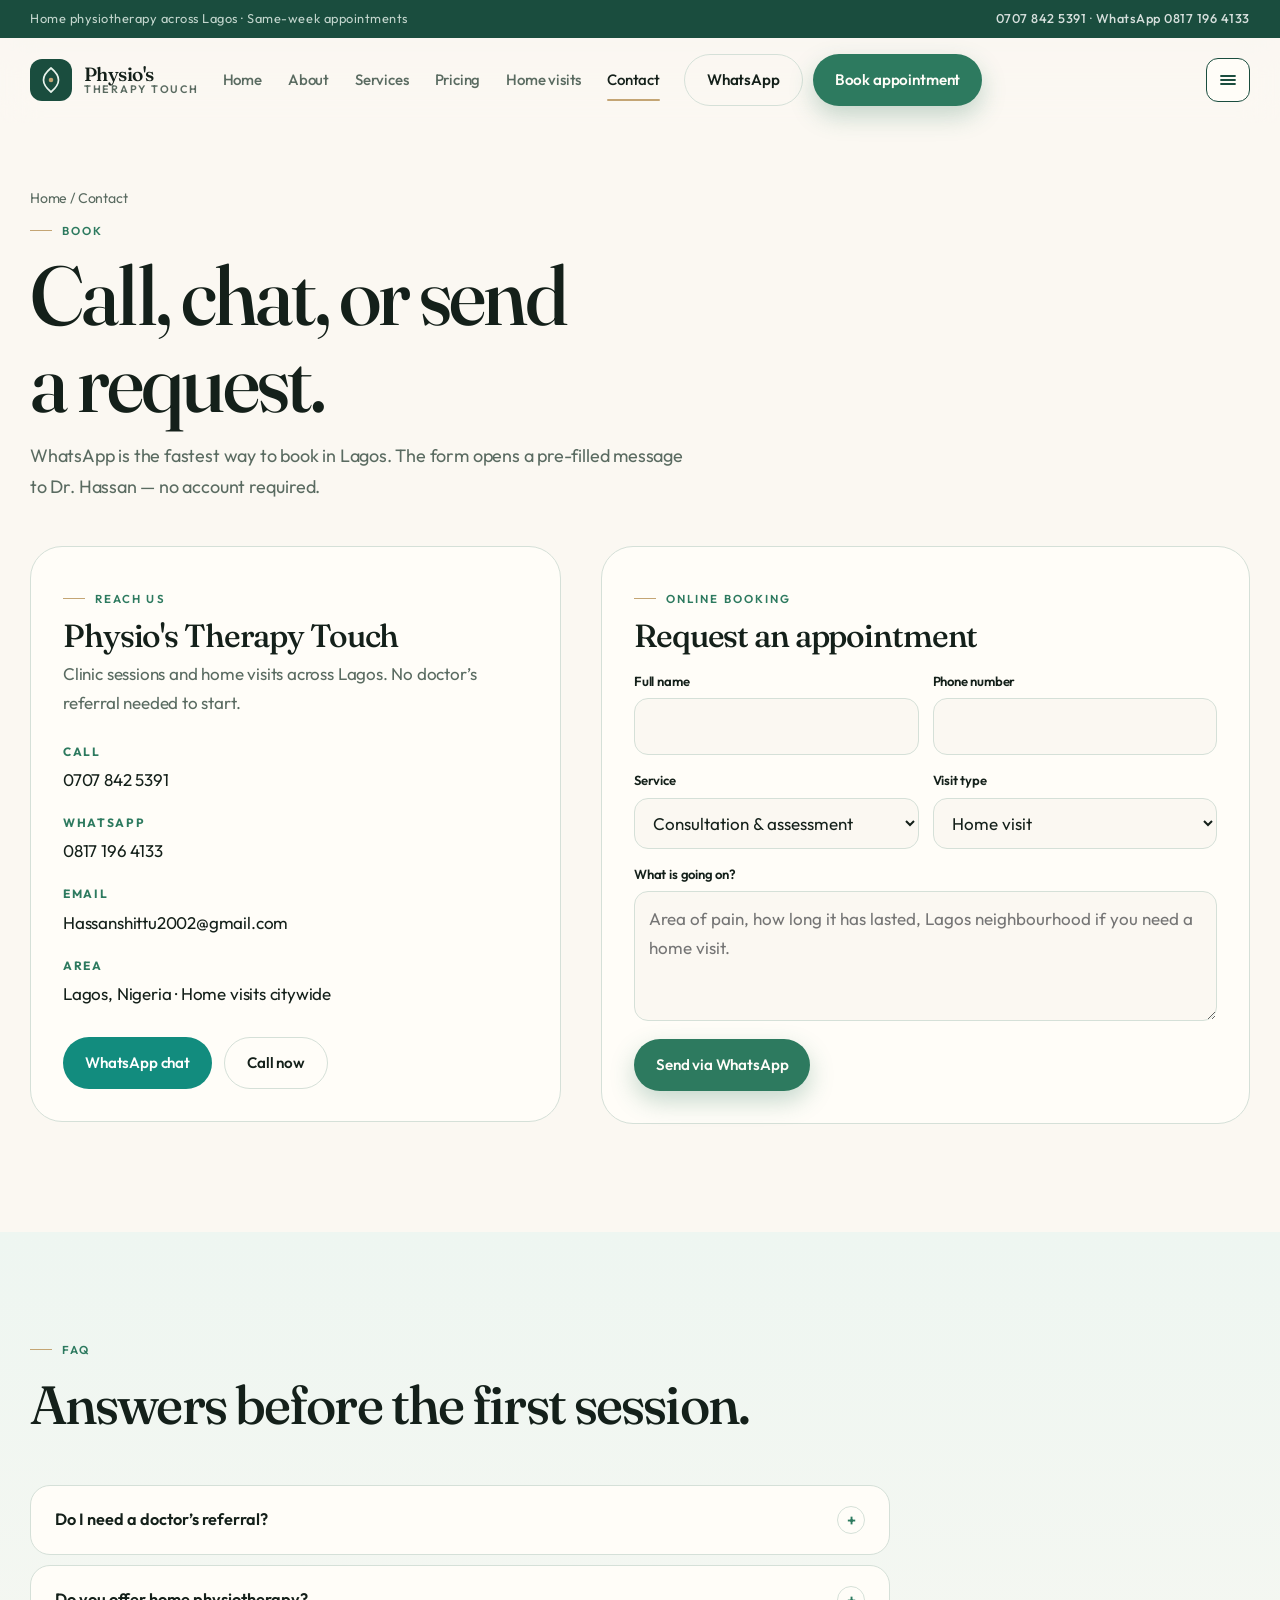
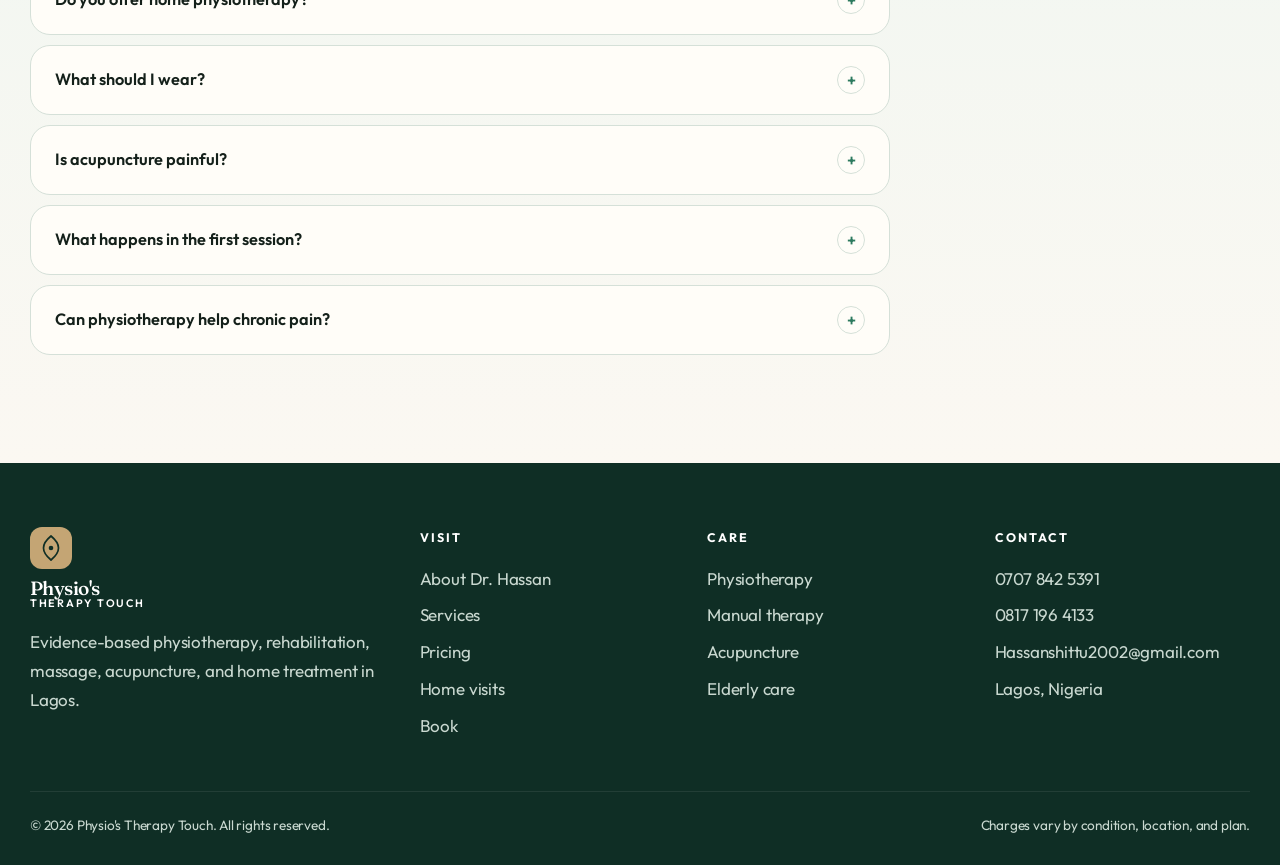
<file: contact.html>
<!DOCTYPE html>
<html lang="en">
<head>
  <meta charset="UTF-8">
  <meta name="viewport" content="width=device-width, initial-scale=1.0">
  <title>Book an appointment | Physio's Therapy Touch</title>
  <meta name="description" content="Book physiotherapy with Dr. Hassan in Lagos. Call 07078425391, WhatsApp 08171964133, or send a booking request.">
  <link rel="icon" href="assets/img/favicon.svg" type="image/svg+xml">
  <link rel="preconnect" href="https://fonts.googleapis.com">
  <link rel="preconnect" href="https://fonts.gstatic.com" crossorigin>
  <link href="https://fonts.googleapis.com/css2?family=Fraunces:ital,opsz,wght@0,9..144,400;0,9..144,500;0,9..144,600;1,9..144,400;1,9..144,500&family=Outfit:wght@300;400;500;600;700&display=swap" rel="stylesheet">
  <link rel="stylesheet" href="assets/css/styles.css?v=7">
</head>
<body>
  <a class="skip" href="#main">Skip to content</a>
  <div class="topbar">
    <div class="wrap">
      <span>Home physiotherapy across Lagos · Same-week appointments</span>
      <span class="hide-sm"><a href="tel:+2347078425391">0707 842 5391</a> · <a href="https://wa.me/2348171964133" target="_blank" rel="noopener">WhatsApp 0817 196 4133</a></span>
    </div>
  </div>
  <header class="site-header" data-header>
    <div class="wrap nav-row">
      <a class="brand" href="index.html" aria-label="Physio's Therapy Touch home">
        <svg class="mark" viewBox="0 0 42 42" aria-hidden="true"><rect width="42" height="42" rx="12" fill="#1A4D3E"/><path d="M21 9c0 0-7.5 6.2-7.5 12S21 33 21 33s7.5-6.2 7.5-12S21 9 21 9z" fill="none" stroke="#E8F3EC" stroke-width="1.7" stroke-linejoin="round"/><circle cx="21" cy="21" r="2.3" fill="#C4A574"/></svg>
        <span class="brand-text"><strong>Physio's</strong><small>Therapy Touch</small></span>
      </a>
      <nav class="nav" aria-label="Primary">
        <a href="index.html">Home</a>
        <a href="about.html">About</a>
        <a href="services.html">Services</a>
        <a href="pricing.html">Pricing</a>
        <a href="home-visit.html">Home visits</a>
        <a href="contact.html" aria-current="page">Contact</a>
      </nav>
      <div class="nav-cta">
        <a class="btn btn-ghost" href="https://wa.me/2348171964133" target="_blank" rel="noopener">WhatsApp</a>
        <a class="btn btn-primary" href="contact.html">Book appointment</a>
      </div>
      <button class="nav-toggle" type="button" data-nav-toggle aria-expanded="false" aria-label="Open menu"><svg width="22" height="22" viewBox="0 0 22 22" fill="none" aria-hidden="true"><path d="M4 7h14M4 11h14M4 15h14" stroke="currentColor" stroke-width="1.8" stroke-linecap="round"/></svg></button>
    </div>
    <div class="drawer" data-drawer hidden>
      <nav aria-label="Mobile">
        <a href="index.html">Home</a>
        <a href="about.html">About</a>
        <a href="services.html">Services</a>
        <a href="pricing.html">Pricing</a>
        <a href="home-visit.html">Home visits</a>
        <a href="contact.html" aria-current="page">Contact</a>
      </nav>
      <div class="actions">
        <a class="btn btn-whatsapp" href="https://wa.me/2348171964133" target="_blank" rel="noopener">WhatsApp chat</a>
        <a class="btn btn-primary" href="#booking">Book appointment</a>
      </div>
    </div>
  </header>

  <main id="main">
    <section class="page-hero">
      <div class="wrap">
        <p class="crumbs"><a href="index.html">Home</a> / Contact</p>
        <p class="eyebrow">Book</p>
        <h1 class="display">Call, chat, or send a&nbsp;request.</h1>
        <p class="lede">WhatsApp is the fastest way to book in Lagos. The form opens a pre-filled message to Dr. Hassan — no account required.</p>
      </div>
    </section>

    <section class="section" style="padding-top:8px" id="booking">
      <div class="wrap contact-grid">
        <aside class="contact-card" data-reveal>
          <p class="eyebrow">Reach us</p>
          <h2 class="display" style="font-size:2rem;margin:10px 0 8px">Physio's Therapy Touch</h2>
          <p style="color:var(--muted)">Clinic sessions and home visits across Lagos. No doctor’s referral needed to start.</p>
          <div class="contact-list">
            <p>
              <strong>Call</strong>
              <a href="tel:+2347078425391">0707 842 5391</a>
            </p>
            <p>
              <strong>WhatsApp</strong>
              <a href="https://wa.me/2348171964133" target="_blank" rel="noopener">0817 196 4133</a>
            </p>
            <p>
              <strong>Email</strong>
              <a href="mailto:Hassanshittu2002@gmail.com">Hassanshittu2002@gmail.com</a>
            </p>
            <p>
              <strong>Area</strong>
              Lagos, Nigeria · Home visits citywide
            </p>
          </div>
          <div class="actions" style="margin-top:28px">
            <a class="btn btn-whatsapp" href="https://wa.me/2348171964133" target="_blank" rel="noopener">WhatsApp chat</a>
            <a class="btn btn-ghost" href="tel:+2347078425391">Call now</a>
          </div>
        </aside>

        <div class="form-card" data-reveal>
          <p class="eyebrow">Online booking</p>
          <h2 class="display" style="font-size:2rem;margin:10px 0 18px">Request an appointment</h2>
          <form data-booking-form>
            <div class="form-grid">
              <div class="field">
                <label for="name">Full name</label>
                <input id="name" name="name" type="text" autocomplete="name" required>
              </div>
              <div class="field">
                <label for="phone">Phone number</label>
                <input id="phone" name="phone" type="tel" autocomplete="tel" required>
              </div>
              <div class="field">
                <label for="service">Service</label>
                <select id="service" name="service">
                  <option>Consultation &amp; assessment</option>
                  <option>Physiotherapy</option>
                  <option>Home physiotherapy</option>
                  <option>Manual therapy / massage</option>
                  <option>Acupuncture</option>
                  <option>Sports injury treatment</option>
                  <option>Post-surgery rehabilitation</option>
                  <option>Stroke rehabilitation</option>
                  <option>Elderly care physiotherapy</option>
                  <option>Virtual consultation</option>
                </select>
              </div>
              <div class="field">
                <label for="visit">Visit type</label>
                <select id="visit" name="visit">
                  <option>Clinic visit</option>
                  <option selected>Home visit</option>
                  <option>Virtual consultation</option>
                </select>
              </div>
              <div class="field full">
                <label for="message">What is going on?</label>
                <textarea id="message" name="message" placeholder="Area of pain, how long it has lasted, Lagos neighbourhood if you need a home visit."></textarea>
              </div>
            </div>
            <div class="actions" style="margin-top:18px">
              <button class="btn btn-primary" type="submit">Send via WhatsApp</button>
            </div>
            <p class="form-note" data-form-note hidden></p>
          </form>
        </div>
      </div>
    </section>

    <section class="section sage">
      <div class="wrap">
        <div class="section-head" data-reveal>
          <p class="eyebrow">FAQ</p>
          <h2 class="display">Answers before the first session.</h2>
        </div>
        <div class="faq-list" data-accordion-group>
          <div class="faq-item" data-accordion>
            <button type="button" aria-expanded="false">Do I need a doctor’s referral? <span>+</span></button>
            <div data-panel hidden>No. You can book directly. A referral may be recommended if further medical assessment is needed.</div>
          </div>
          <div class="faq-item" data-accordion>
            <button type="button" aria-expanded="false">Do you offer home physiotherapy? <span>+</span></button>
            <div data-panel hidden>Yes. Home visits are available across Lagos for patients who cannot travel easily, including elderly care rehabilitation.</div>
          </div>
          <div class="faq-item" data-accordion>
            <button type="button" aria-expanded="false">What should I wear? <span>+</span></button>
            <div data-panel hidden>Comfortable, loose-fitting clothing that allows movement and access to the area being treated. Shorts or flexible trousers help for lower-limb conditions.</div>
          </div>
          <div class="faq-item" data-accordion>
            <button type="button" aria-expanded="false">Is acupuncture painful? <span>+</span></button>
            <div data-panel hidden>Needles are very fine, so most people feel little or no pain. You may notice a brief sensation, then tingling, heaviness, or warmth.</div>
          </div>
          <div class="faq-item" data-accordion>
            <button type="button" aria-expanded="false">What happens in the first session? <span>+</span></button>
            <div data-panel hidden>Assessment of symptoms, movement, strength, flexibility, functional limits, and goals — then a personalised treatment plan based on the findings.</div>
          </div>
          <div class="faq-item" data-accordion>
            <button type="button" aria-expanded="false">Can physiotherapy help chronic pain? <span>+</span></button>
            <div data-panel hidden>Yes. Care addresses movement limits, weakness, stiffness, posture, and other contributing factors through an individualised programme.</div>
          </div>
        </div>
      </div>
    </section>
  </main>

  <footer class="site-footer">
    <div class="wrap">
      <div class="footer-grid">
        <div>
          <a class="brand" href="index.html">
            <svg class="mark" viewBox="0 0 42 42" aria-hidden="true"><rect width="42" height="42" rx="12" fill="#C4A574"/><path d="M21 9c0 0-7.5 6.2-7.5 12S21 33 21 33s7.5-6.2 7.5-12S21 9 21 9z" fill="none" stroke="#0F2E25" stroke-width="1.7" stroke-linejoin="round"/><circle cx="21" cy="21" r="2.3" fill="#0F2E25"/></svg>
            <span class="brand-text"><strong>Physio's</strong><small>Therapy Touch</small></span>
          </a>
          <p style="margin-top:18px;max-width:32ch">Evidence-based physiotherapy, rehabilitation, massage, acupuncture, and home treatment in Lagos.</p>
        </div>
        <div>
          <h4>Visit</h4>
          <a href="about.html">About Dr. Hassan</a>
          <a href="services.html">Services</a>
          <a href="pricing.html">Pricing</a>
          <a href="home-visit.html">Home visits</a>
          <a href="contact.html">Book</a>
        </div>
        <div>
          <h4>Care</h4>
          <a href="services.html">Physiotherapy</a>
          <a href="services.html#manual">Manual therapy</a>
          <a href="services.html#acupuncture">Acupuncture</a>
          <a href="home-visit.html">Elderly care</a>
        </div>
        <div>
          <h4>Contact</h4>
          <a href="tel:+2347078425391">0707 842 5391</a>
          <a href="https://wa.me/2348171964133" target="_blank" rel="noopener">0817 196 4133</a>
          <a href="mailto:Hassanshittu2002@gmail.com">Hassanshittu2002@gmail.com</a>
          <p>Lagos, Nigeria</p>
        </div>
      </div>
      <div class="legal">
        <span>© <span data-year></span> Physio's Therapy Touch. All rights reserved.</span>
        <span>Charges vary by condition, location, and plan.</span>
      </div>
    </div>
  </footer>
  <nav class="dock" aria-label="Quick actions">
    <a href="tel:+2347078425391">Call</a>
    <a href="https://wa.me/2348171964133" target="_blank" rel="noopener">WhatsApp</a>
    <a href="contact.html">Book</a>
  </nav>
  <script src="assets/js/main.js"></script>
</body>
</html>
</file>
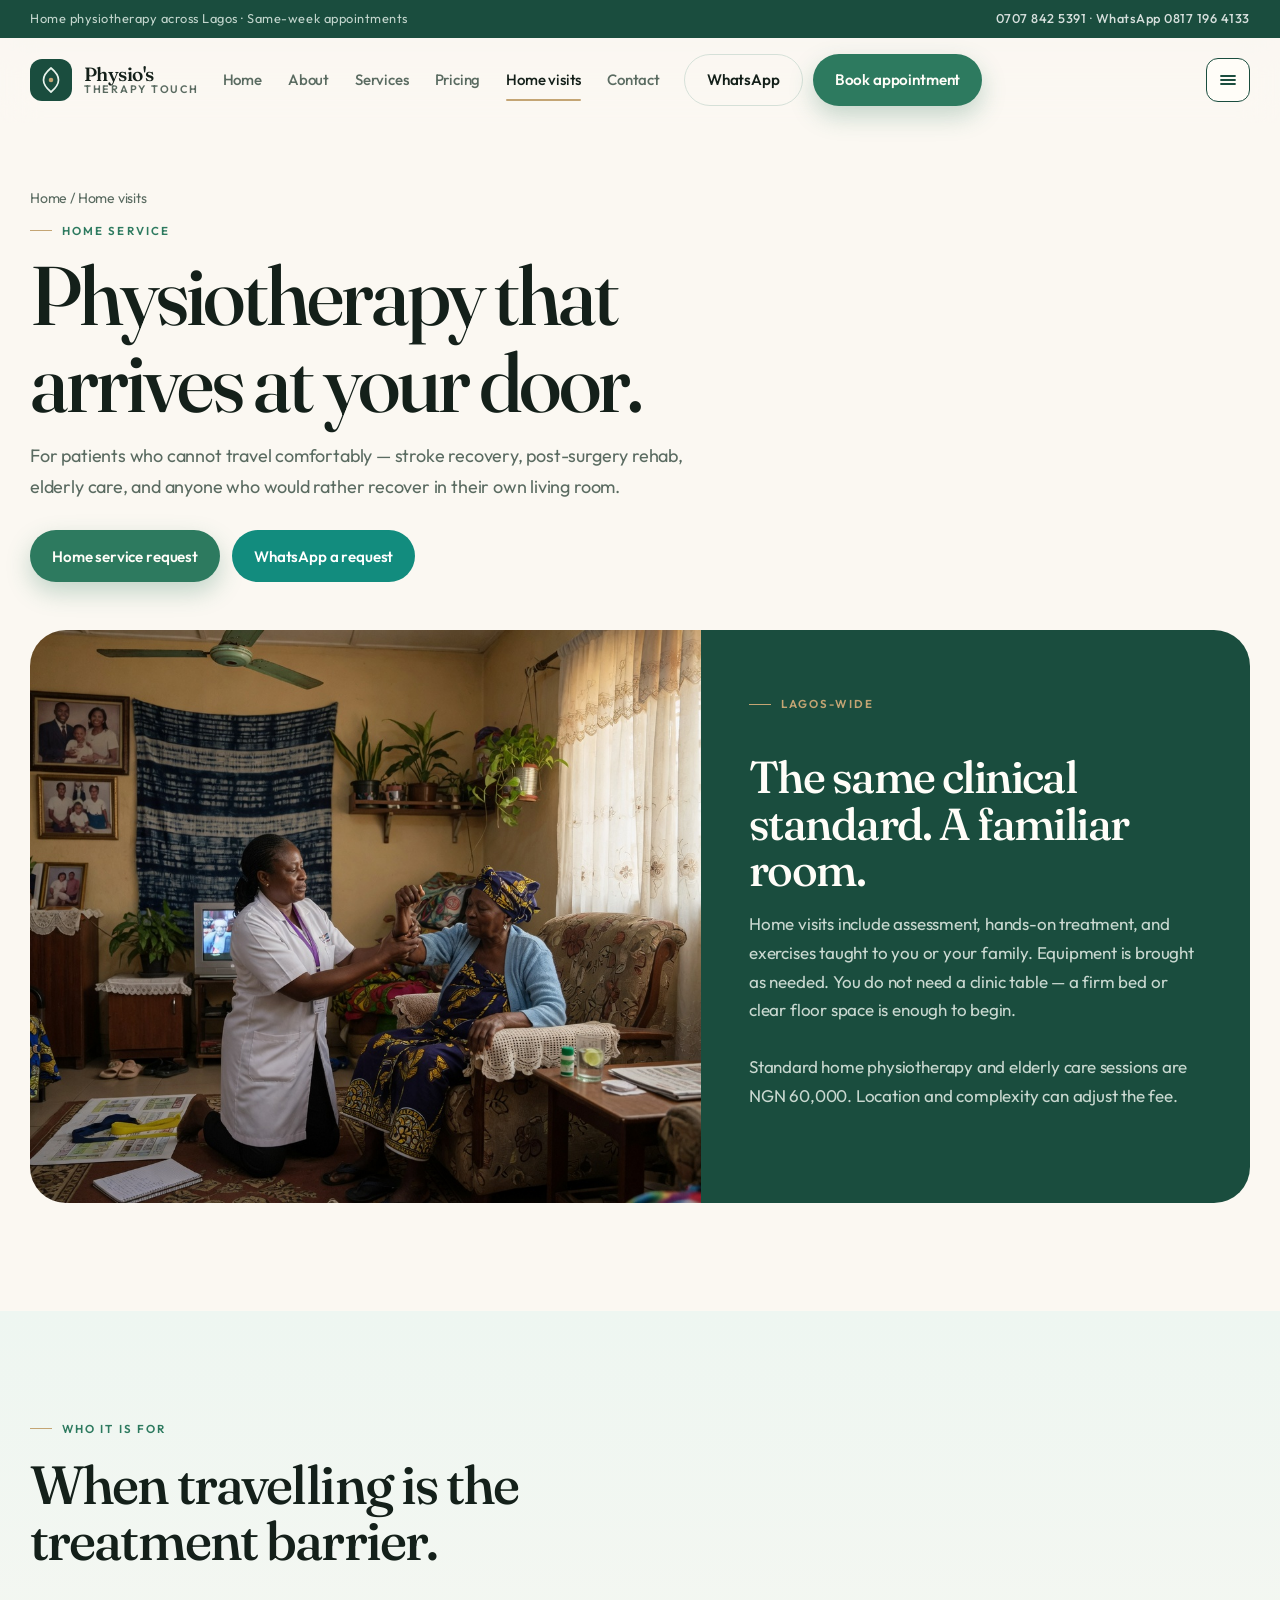
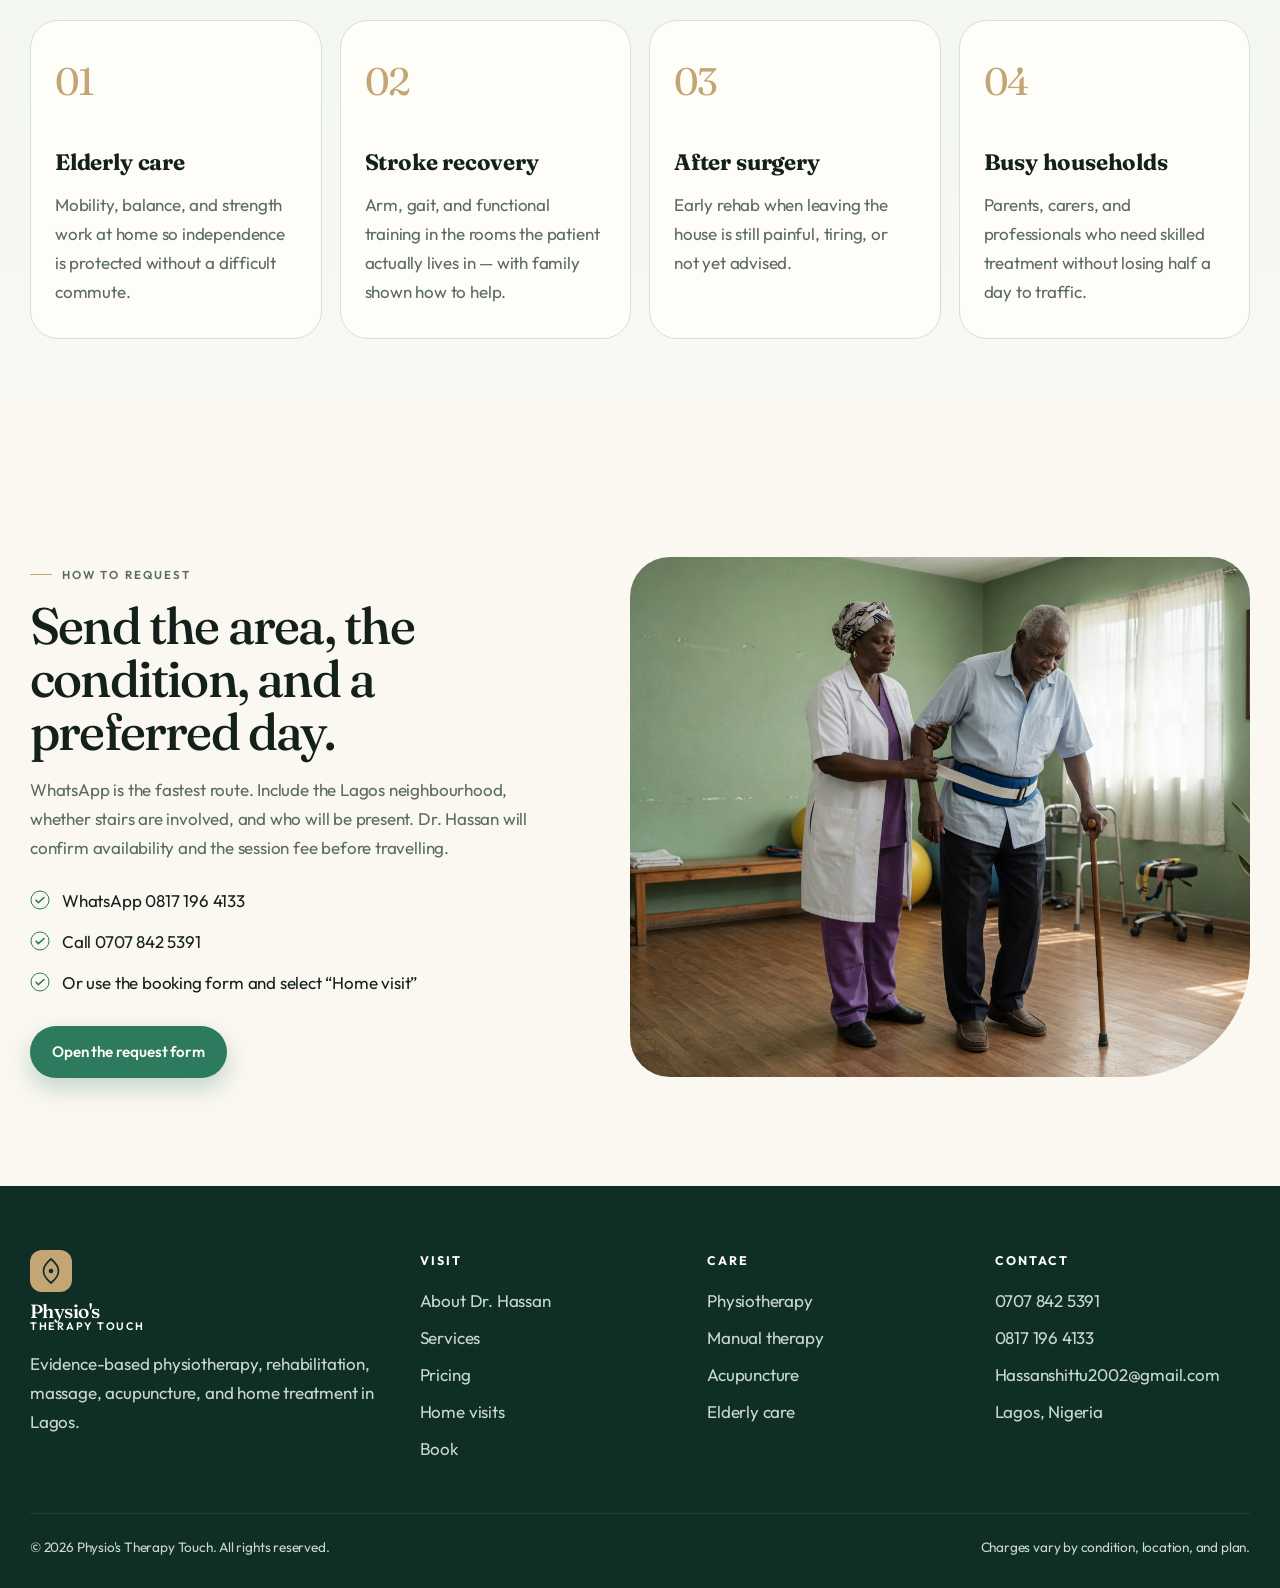
<file: home-visit.html>
<!DOCTYPE html>
<html lang="en">
<head>
  <meta charset="UTF-8">
  <meta name="viewport" content="width=device-width, initial-scale=1.0">
  <title>Home physiotherapy in Lagos | Physio's Therapy Touch</title>
  <meta name="description" content="Home physiotherapy visits and elderly care rehabilitation across Lagos. Request a visit with Dr. Hassan via WhatsApp or phone.">
  <link rel="icon" href="assets/img/favicon.svg" type="image/svg+xml">
  <link rel="preconnect" href="https://fonts.googleapis.com">
  <link rel="preconnect" href="https://fonts.gstatic.com" crossorigin>
  <link href="https://fonts.googleapis.com/css2?family=Fraunces:ital,opsz,wght@0,9..144,400;0,9..144,500;0,9..144,600;1,9..144,400;1,9..144,500&family=Outfit:wght@300;400;500;600;700&display=swap" rel="stylesheet">
  <link rel="stylesheet" href="assets/css/styles.css?v=7">
</head>
<body>
  <a class="skip" href="#main">Skip to content</a>
  <div class="topbar">
    <div class="wrap">
      <span>Home physiotherapy across Lagos · Same-week appointments</span>
      <span class="hide-sm"><a href="tel:+2347078425391">0707 842 5391</a> · <a href="https://wa.me/2348171964133" target="_blank" rel="noopener">WhatsApp 0817 196 4133</a></span>
    </div>
  </div>
  <header class="site-header" data-header>
    <div class="wrap nav-row">
      <a class="brand" href="index.html" aria-label="Physio's Therapy Touch home">
        <svg class="mark" viewBox="0 0 42 42" aria-hidden="true"><rect width="42" height="42" rx="12" fill="#1A4D3E"/><path d="M21 9c0 0-7.5 6.2-7.5 12S21 33 21 33s7.5-6.2 7.5-12S21 9 21 9z" fill="none" stroke="#E8F3EC" stroke-width="1.7" stroke-linejoin="round"/><circle cx="21" cy="21" r="2.3" fill="#C4A574"/></svg>
        <span class="brand-text"><strong>Physio's</strong><small>Therapy Touch</small></span>
      </a>
      <nav class="nav" aria-label="Primary">
        <a href="index.html">Home</a>
        <a href="about.html">About</a>
        <a href="services.html">Services</a>
        <a href="pricing.html">Pricing</a>
        <a href="home-visit.html" aria-current="page">Home visits</a>
        <a href="contact.html">Contact</a>
      </nav>
      <div class="nav-cta">
        <a class="btn btn-ghost" href="https://wa.me/2348171964133" target="_blank" rel="noopener">WhatsApp</a>
        <a class="btn btn-primary" href="contact.html">Book appointment</a>
      </div>
      <button class="nav-toggle" type="button" data-nav-toggle aria-expanded="false" aria-label="Open menu"><svg width="22" height="22" viewBox="0 0 22 22" fill="none" aria-hidden="true"><path d="M4 7h14M4 11h14M4 15h14" stroke="currentColor" stroke-width="1.8" stroke-linecap="round"/></svg></button>
    </div>
    <div class="drawer" data-drawer hidden>
      <nav aria-label="Mobile">
        <a href="index.html">Home</a>
        <a href="about.html">About</a>
        <a href="services.html">Services</a>
        <a href="pricing.html">Pricing</a>
        <a href="home-visit.html" aria-current="page">Home visits</a>
        <a href="contact.html">Contact</a>
      </nav>
      <div class="actions">
        <a class="btn btn-whatsapp" href="https://wa.me/2348171964133" target="_blank" rel="noopener">WhatsApp chat</a>
        <a class="btn btn-primary" href="contact.html">Book appointment</a>
      </div>
    </div>
  </header>

  <main id="main">
    <section class="page-hero">
      <div class="wrap">
        <p class="crumbs"><a href="index.html">Home</a> / Home visits</p>
        <p class="eyebrow">Home service</p>
        <h1 class="display">Physiotherapy that arrives at your door.</h1>
        <p class="lede">For patients who cannot travel comfortably — stroke recovery, post-surgery rehab, elderly care, and anyone who would rather recover in their own living room.</p>
        <div class="actions" style="margin-top:28px">
          <a class="btn btn-primary" href="contact.html">Home service request</a>
          <a class="btn btn-whatsapp" href="https://wa.me/2348171964133?text=Hello%20Dr.%20Hassan%2C%20I%20would%20like%20to%20request%20a%20home%20physiotherapy%20visit%20in%20Lagos." target="_blank" rel="noopener">WhatsApp a request</a>
        </div>
      </div>
    </section>

    <section class="section" style="padding-top:12px">
      <div class="wrap">
        <div class="feature-band" data-reveal>
          <img src="assets/img/home-visit.jpg" alt="Home physiotherapy with an elderly woman in a Lagos living room">
          <div class="feature-copy">
            <p class="eyebrow" style="color:#C4A574">Lagos-wide</p>
            <h2 class="display">The same clinical standard. A familiar room.</h2>
            <p>Home visits include assessment, hands-on treatment, and exercises taught to you or your family. Equipment is brought as needed. You do not need a clinic table — a firm bed or clear floor space is enough to begin.</p>
            <p>Standard home physiotherapy and elderly care sessions are NGN 60,000. Location and complexity can adjust the fee.</p>
          </div>
        </div>
      </div>
    </section>

    <section class="section sage">
      <div class="wrap">
        <div class="section-head" data-reveal>
          <p class="eyebrow">Who it is for</p>
          <h2 class="display">When travelling is the treatment barrier.</h2>
        </div>
        <div class="process">
          <article class="step" data-reveal>
            <h3>Elderly care</h3>
            <p>Mobility, balance, and strength work at home so independence is protected without a difficult commute.</p>
          </article>
          <article class="step" data-reveal>
            <h3>Stroke recovery</h3>
            <p>Arm, gait, and functional training in the rooms the patient actually lives in — with family shown how to help.</p>
          </article>
          <article class="step" data-reveal>
            <h3>After surgery</h3>
            <p>Early rehab when leaving the house is still painful, tiring, or not yet advised.</p>
          </article>
          <article class="step" data-reveal>
            <h3>Busy households</h3>
            <p>Parents, carers, and professionals who need skilled treatment without losing half a day to traffic.</p>
          </article>
        </div>
      </div>
    </section>

    <section class="section">
      <div class="wrap split">
        <div class="split-copy" data-reveal>
          <p class="eyebrow">How to request</p>
          <h2 class="display">Send the area, the condition, and a preferred day.</h2>
          <p>WhatsApp is the fastest route. Include the Lagos neighbourhood, whether stairs are involved, and who will be present. Dr. Hassan will confirm availability and the session fee before travelling.</p>
          <ul class="checklist">
            <li>
              <svg width="20" height="20" viewBox="0 0 20 20" fill="none" aria-hidden="true"><circle cx="10" cy="10" r="9" stroke="#2D7A5F"/><path d="M6 10.2l2.4 2.4L14 7.5" stroke="#2D7A5F" stroke-width="1.6" stroke-linecap="round"/></svg>
              <span>WhatsApp 0817 196 4133</span>
            </li>
            <li>
              <svg width="20" height="20" viewBox="0 0 20 20" fill="none" aria-hidden="true"><circle cx="10" cy="10" r="9" stroke="#2D7A5F"/><path d="M6 10.2l2.4 2.4L14 7.5" stroke="#2D7A5F" stroke-width="1.6" stroke-linecap="round"/></svg>
              <span>Call 0707 842 5391</span>
            </li>
            <li>
              <svg width="20" height="20" viewBox="0 0 20 20" fill="none" aria-hidden="true"><circle cx="10" cy="10" r="9" stroke="#2D7A5F"/><path d="M6 10.2l2.4 2.4L14 7.5" stroke="#2D7A5F" stroke-width="1.6" stroke-linecap="round"/></svg>
              <span>Or use the booking form and select “Home visit”</span>
            </li>
          </ul>
          <a class="btn btn-primary" href="contact.html">Open the request form</a>
        </div>
        <div data-reveal>
          <img src="assets/img/elderly-care.jpg" alt="Physiotherapist supporting an older adult during walking practice" style="width:100%;height:520px;object-fit:cover;border-radius:40px 40px 120px 40px">
        </div>
      </div>
    </section>
  </main>

  <footer class="site-footer">
    <div class="wrap">
      <div class="footer-grid">
        <div>
          <a class="brand" href="index.html">
            <svg class="mark" viewBox="0 0 42 42" aria-hidden="true"><rect width="42" height="42" rx="12" fill="#C4A574"/><path d="M21 9c0 0-7.5 6.2-7.5 12S21 33 21 33s7.5-6.2 7.5-12S21 9 21 9z" fill="none" stroke="#0F2E25" stroke-width="1.7" stroke-linejoin="round"/><circle cx="21" cy="21" r="2.3" fill="#0F2E25"/></svg>
            <span class="brand-text"><strong>Physio's</strong><small>Therapy Touch</small></span>
          </a>
          <p style="margin-top:18px;max-width:32ch">Evidence-based physiotherapy, rehabilitation, massage, acupuncture, and home treatment in Lagos.</p>
        </div>
        <div>
          <h4>Visit</h4>
          <a href="about.html">About Dr. Hassan</a>
          <a href="services.html">Services</a>
          <a href="pricing.html">Pricing</a>
          <a href="home-visit.html">Home visits</a>
          <a href="contact.html">Book</a>
        </div>
        <div>
          <h4>Care</h4>
          <a href="services.html">Physiotherapy</a>
          <a href="services.html#manual">Manual therapy</a>
          <a href="services.html#acupuncture">Acupuncture</a>
          <a href="home-visit.html">Elderly care</a>
        </div>
        <div>
          <h4>Contact</h4>
          <a href="tel:+2347078425391">0707 842 5391</a>
          <a href="https://wa.me/2348171964133" target="_blank" rel="noopener">0817 196 4133</a>
          <a href="mailto:Hassanshittu2002@gmail.com">Hassanshittu2002@gmail.com</a>
          <p>Lagos, Nigeria</p>
        </div>
      </div>
      <div class="legal">
        <span>© <span data-year></span> Physio's Therapy Touch. All rights reserved.</span>
        <span>Charges vary by condition, location, and plan.</span>
      </div>
    </div>
  </footer>
  <nav class="dock" aria-label="Quick actions">
    <a href="tel:+2347078425391">Call</a>
    <a href="https://wa.me/2348171964133" target="_blank" rel="noopener">WhatsApp</a>
    <a href="contact.html">Book</a>
  </nav>
  <script src="assets/js/main.js"></script>
</body>
</html>
</file>
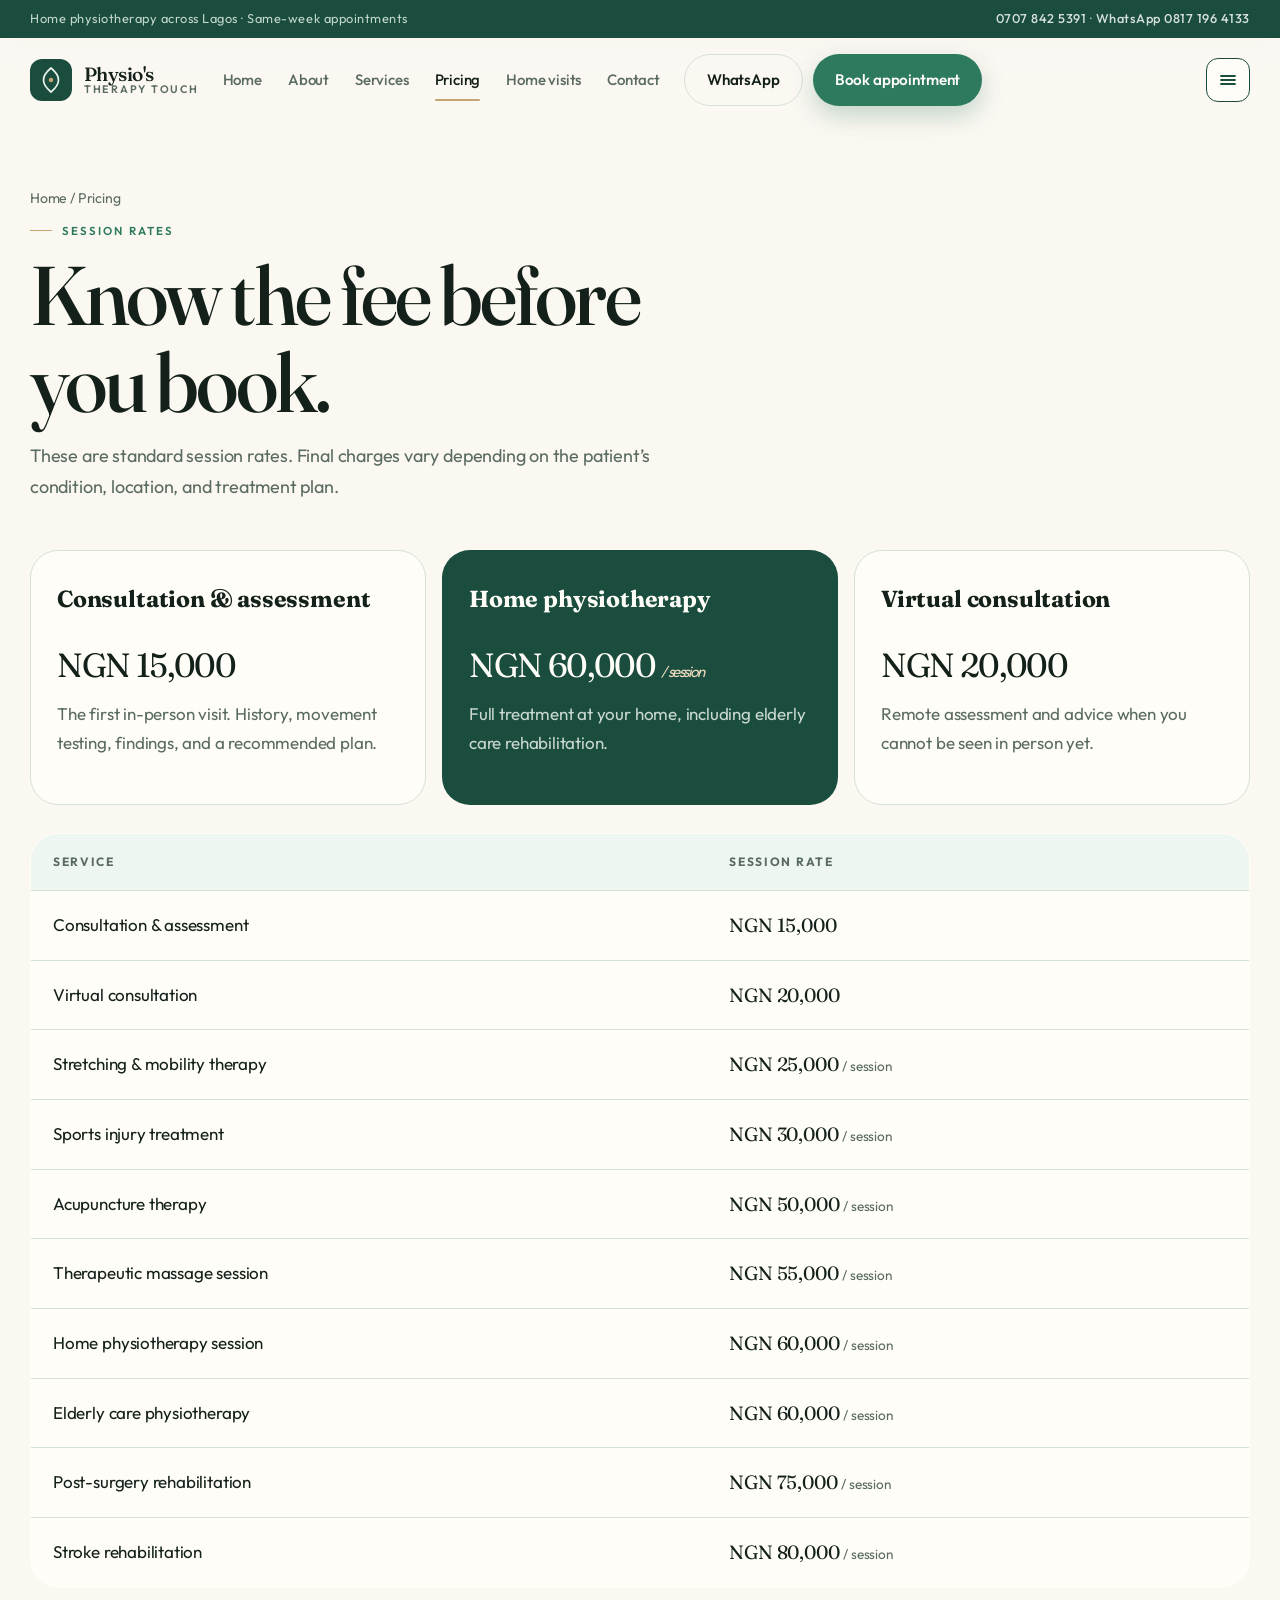
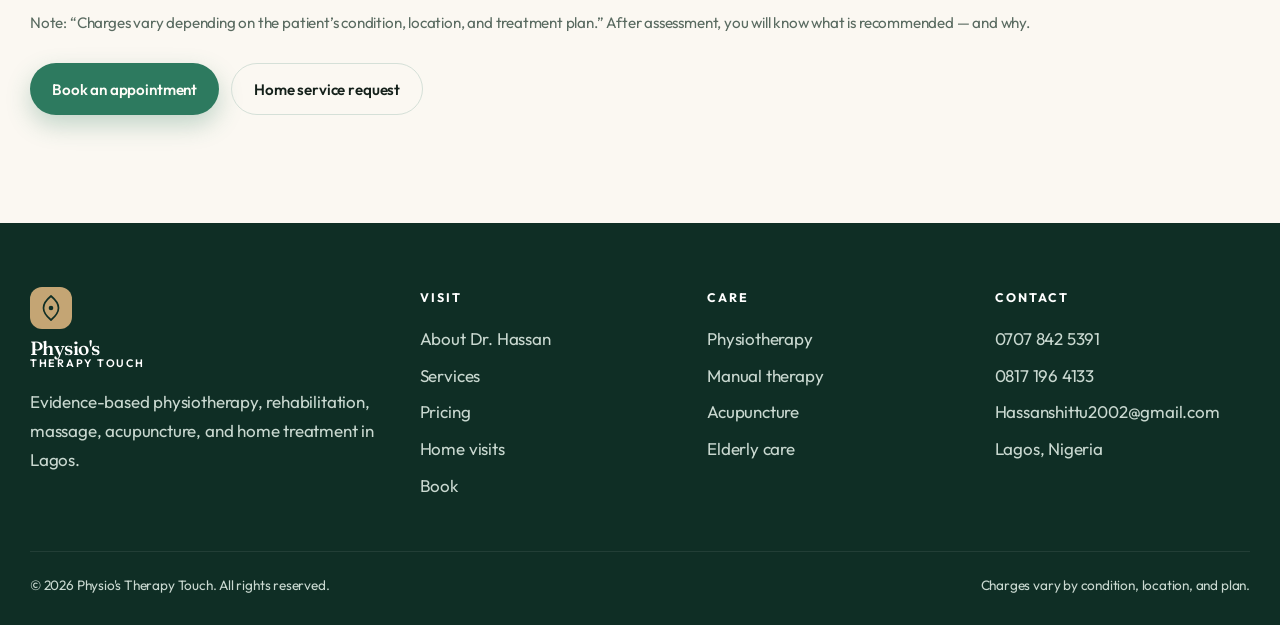
<file: pricing.html>
<!DOCTYPE html>
<html lang="en">
<head>
  <meta charset="UTF-8">
  <meta name="viewport" content="width=device-width, initial-scale=1.0">
  <title>Session rates | Physio's Therapy Touch</title>
  <meta name="description" content="Physio's Therapy Touch session price list in Lagos — consultation, home visits, acupuncture, sports injury, stroke rehab, and massage.">
  <link rel="icon" href="assets/img/favicon.svg" type="image/svg+xml">
  <link rel="preconnect" href="https://fonts.googleapis.com">
  <link rel="preconnect" href="https://fonts.gstatic.com" crossorigin>
  <link href="https://fonts.googleapis.com/css2?family=Fraunces:ital,opsz,wght@0,9..144,400;0,9..144,500;0,9..144,600;1,9..144,400;1,9..144,500&family=Outfit:wght@300;400;500;600;700&display=swap" rel="stylesheet">
  <link rel="stylesheet" href="assets/css/styles.css?v=7">
</head>
<body>
  <a class="skip" href="#main">Skip to content</a>
  <div class="topbar">
    <div class="wrap">
      <span>Home physiotherapy across Lagos · Same-week appointments</span>
      <span class="hide-sm"><a href="tel:+2347078425391">0707 842 5391</a> · <a href="https://wa.me/2348171964133" target="_blank" rel="noopener">WhatsApp 0817 196 4133</a></span>
    </div>
  </div>
  <header class="site-header" data-header>
    <div class="wrap nav-row">
      <a class="brand" href="index.html" aria-label="Physio's Therapy Touch home">
        <svg class="mark" viewBox="0 0 42 42" aria-hidden="true"><rect width="42" height="42" rx="12" fill="#1A4D3E"/><path d="M21 9c0 0-7.5 6.2-7.5 12S21 33 21 33s7.5-6.2 7.5-12S21 9 21 9z" fill="none" stroke="#E8F3EC" stroke-width="1.7" stroke-linejoin="round"/><circle cx="21" cy="21" r="2.3" fill="#C4A574"/></svg>
        <span class="brand-text"><strong>Physio's</strong><small>Therapy Touch</small></span>
      </a>
      <nav class="nav" aria-label="Primary">
        <a href="index.html">Home</a>
        <a href="about.html">About</a>
        <a href="services.html">Services</a>
        <a href="pricing.html" aria-current="page">Pricing</a>
        <a href="home-visit.html">Home visits</a>
        <a href="contact.html">Contact</a>
      </nav>
      <div class="nav-cta">
        <a class="btn btn-ghost" href="https://wa.me/2348171964133" target="_blank" rel="noopener">WhatsApp</a>
        <a class="btn btn-primary" href="contact.html">Book appointment</a>
      </div>
      <button class="nav-toggle" type="button" data-nav-toggle aria-expanded="false" aria-label="Open menu"><svg width="22" height="22" viewBox="0 0 22 22" fill="none" aria-hidden="true"><path d="M4 7h14M4 11h14M4 15h14" stroke="currentColor" stroke-width="1.8" stroke-linecap="round"/></svg></button>
    </div>
    <div class="drawer" data-drawer hidden>
      <nav aria-label="Mobile">
        <a href="index.html">Home</a>
        <a href="about.html">About</a>
        <a href="services.html">Services</a>
        <a href="pricing.html" aria-current="page">Pricing</a>
        <a href="home-visit.html">Home visits</a>
        <a href="contact.html">Contact</a>
      </nav>
      <div class="actions">
        <a class="btn btn-whatsapp" href="https://wa.me/2348171964133" target="_blank" rel="noopener">WhatsApp chat</a>
        <a class="btn btn-primary" href="contact.html">Book appointment</a>
      </div>
    </div>
  </header>

  <main id="main">
    <section class="page-hero">
      <div class="wrap">
        <p class="crumbs"><a href="index.html">Home</a> / Pricing</p>
        <p class="eyebrow">Session rates</p>
        <h1 class="display">Know the fee before you book.</h1>
        <p class="lede">These are standard session rates. Final charges vary depending on the patient’s condition, location, and treatment plan.</p>
      </div>
    </section>

    <section class="section" style="padding-top:12px">
      <div class="wrap">
        <div class="price-grid" style="margin-bottom:28px">
          <article class="price-card" data-reveal>
            <h3>Consultation &amp; assessment</h3>
            <div class="amount">NGN 15,000</div>
            <p>The first in-person visit. History, movement testing, findings, and a recommended plan.</p>
          </article>
          <article class="price-card highlight" data-reveal>
            <h3>Home physiotherapy</h3>
            <div class="amount">NGN 60,000 <small>/ session</small></div>
            <p>Full treatment at your home, including elderly care rehabilitation.</p>
          </article>
          <article class="price-card" data-reveal>
            <h3>Virtual consultation</h3>
            <div class="amount">NGN 20,000</div>
            <p>Remote assessment and advice when you cannot be seen in person yet.</p>
          </article>
        </div>

        <div class="rate-wrap" data-reveal>
        <table class="rate-table">
          <thead>
            <tr>
              <th>Service</th>
              <th>Session rate</th>
            </tr>
          </thead>
          <tbody>
            <tr>
              <td>Consultation &amp; assessment</td>
              <td>NGN 15,000</td>
            </tr>
            <tr>
              <td>Virtual consultation</td>
              <td>NGN 20,000</td>
            </tr>
            <tr>
              <td>Stretching &amp; mobility therapy</td>
              <td>NGN 25,000 <small style="font-family:var(--font-body);font-size:.85rem;color:var(--muted)">/ session</small></td>
            </tr>
            <tr>
              <td>Sports injury treatment</td>
              <td>NGN 30,000 <small style="font-family:var(--font-body);font-size:.85rem;color:var(--muted)">/ session</small></td>
            </tr>
            <tr>
              <td>Acupuncture therapy</td>
              <td>NGN 50,000 <small style="font-family:var(--font-body);font-size:.85rem;color:var(--muted)">/ session</small></td>
            </tr>
            <tr>
              <td>Therapeutic massage session</td>
              <td>NGN 55,000 <small style="font-family:var(--font-body);font-size:.85rem;color:var(--muted)">/ session</small></td>
            </tr>
            <tr>
              <td>Home physiotherapy session</td>
              <td>NGN 60,000 <small style="font-family:var(--font-body);font-size:.85rem;color:var(--muted)">/ session</small></td>
            </tr>
            <tr>
              <td>Elderly care physiotherapy</td>
              <td>NGN 60,000 <small style="font-family:var(--font-body);font-size:.85rem;color:var(--muted)">/ session</small></td>
            </tr>
            <tr>
              <td>Post-surgery rehabilitation</td>
              <td>NGN 75,000 <small style="font-family:var(--font-body);font-size:.85rem;color:var(--muted)">/ session</small></td>
            </tr>
            <tr>
              <td>Stroke rehabilitation</td>
              <td>NGN 80,000 <small style="font-family:var(--font-body);font-size:.85rem;color:var(--muted)">/ session</small></td>
            </tr>
          </tbody>
        </table>
        </div>
        <p class="price-note">Note: “Charges vary depending on the patient’s condition, location, and treatment plan.” After assessment, you will know what is recommended — and why.</p>
        <div class="actions" style="margin-top:28px">
          <a class="btn btn-primary" href="contact.html">Book an appointment</a>
          <a class="btn btn-ghost" href="home-visit.html">Home service request</a>
        </div>
      </div>
    </section>
  </main>

  <footer class="site-footer">
    <div class="wrap">
      <div class="footer-grid">
        <div>
          <a class="brand" href="index.html">
            <svg class="mark" viewBox="0 0 42 42" aria-hidden="true"><rect width="42" height="42" rx="12" fill="#C4A574"/><path d="M21 9c0 0-7.5 6.2-7.5 12S21 33 21 33s7.5-6.2 7.5-12S21 9 21 9z" fill="none" stroke="#0F2E25" stroke-width="1.7" stroke-linejoin="round"/><circle cx="21" cy="21" r="2.3" fill="#0F2E25"/></svg>
            <span class="brand-text"><strong>Physio's</strong><small>Therapy Touch</small></span>
          </a>
          <p style="margin-top:18px;max-width:32ch">Evidence-based physiotherapy, rehabilitation, massage, acupuncture, and home treatment in Lagos.</p>
        </div>
        <div>
          <h4>Visit</h4>
          <a href="about.html">About Dr. Hassan</a>
          <a href="services.html">Services</a>
          <a href="pricing.html">Pricing</a>
          <a href="home-visit.html">Home visits</a>
          <a href="contact.html">Book</a>
        </div>
        <div>
          <h4>Care</h4>
          <a href="services.html">Physiotherapy</a>
          <a href="services.html#manual">Manual therapy</a>
          <a href="services.html#acupuncture">Acupuncture</a>
          <a href="home-visit.html">Elderly care</a>
        </div>
        <div>
          <h4>Contact</h4>
          <a href="tel:+2347078425391">0707 842 5391</a>
          <a href="https://wa.me/2348171964133" target="_blank" rel="noopener">0817 196 4133</a>
          <a href="mailto:Hassanshittu2002@gmail.com">Hassanshittu2002@gmail.com</a>
          <p>Lagos, Nigeria</p>
        </div>
      </div>
      <div class="legal">
        <span>© <span data-year></span> Physio's Therapy Touch. All rights reserved.</span>
        <span>Charges vary by condition, location, and plan.</span>
      </div>
    </div>
  </footer>
  <nav class="dock" aria-label="Quick actions">
    <a href="tel:+2347078425391">Call</a>
    <a href="https://wa.me/2348171964133" target="_blank" rel="noopener">WhatsApp</a>
    <a href="contact.html">Book</a>
  </nav>
  <script src="assets/js/main.js"></script>
</body>
</html>
</file>
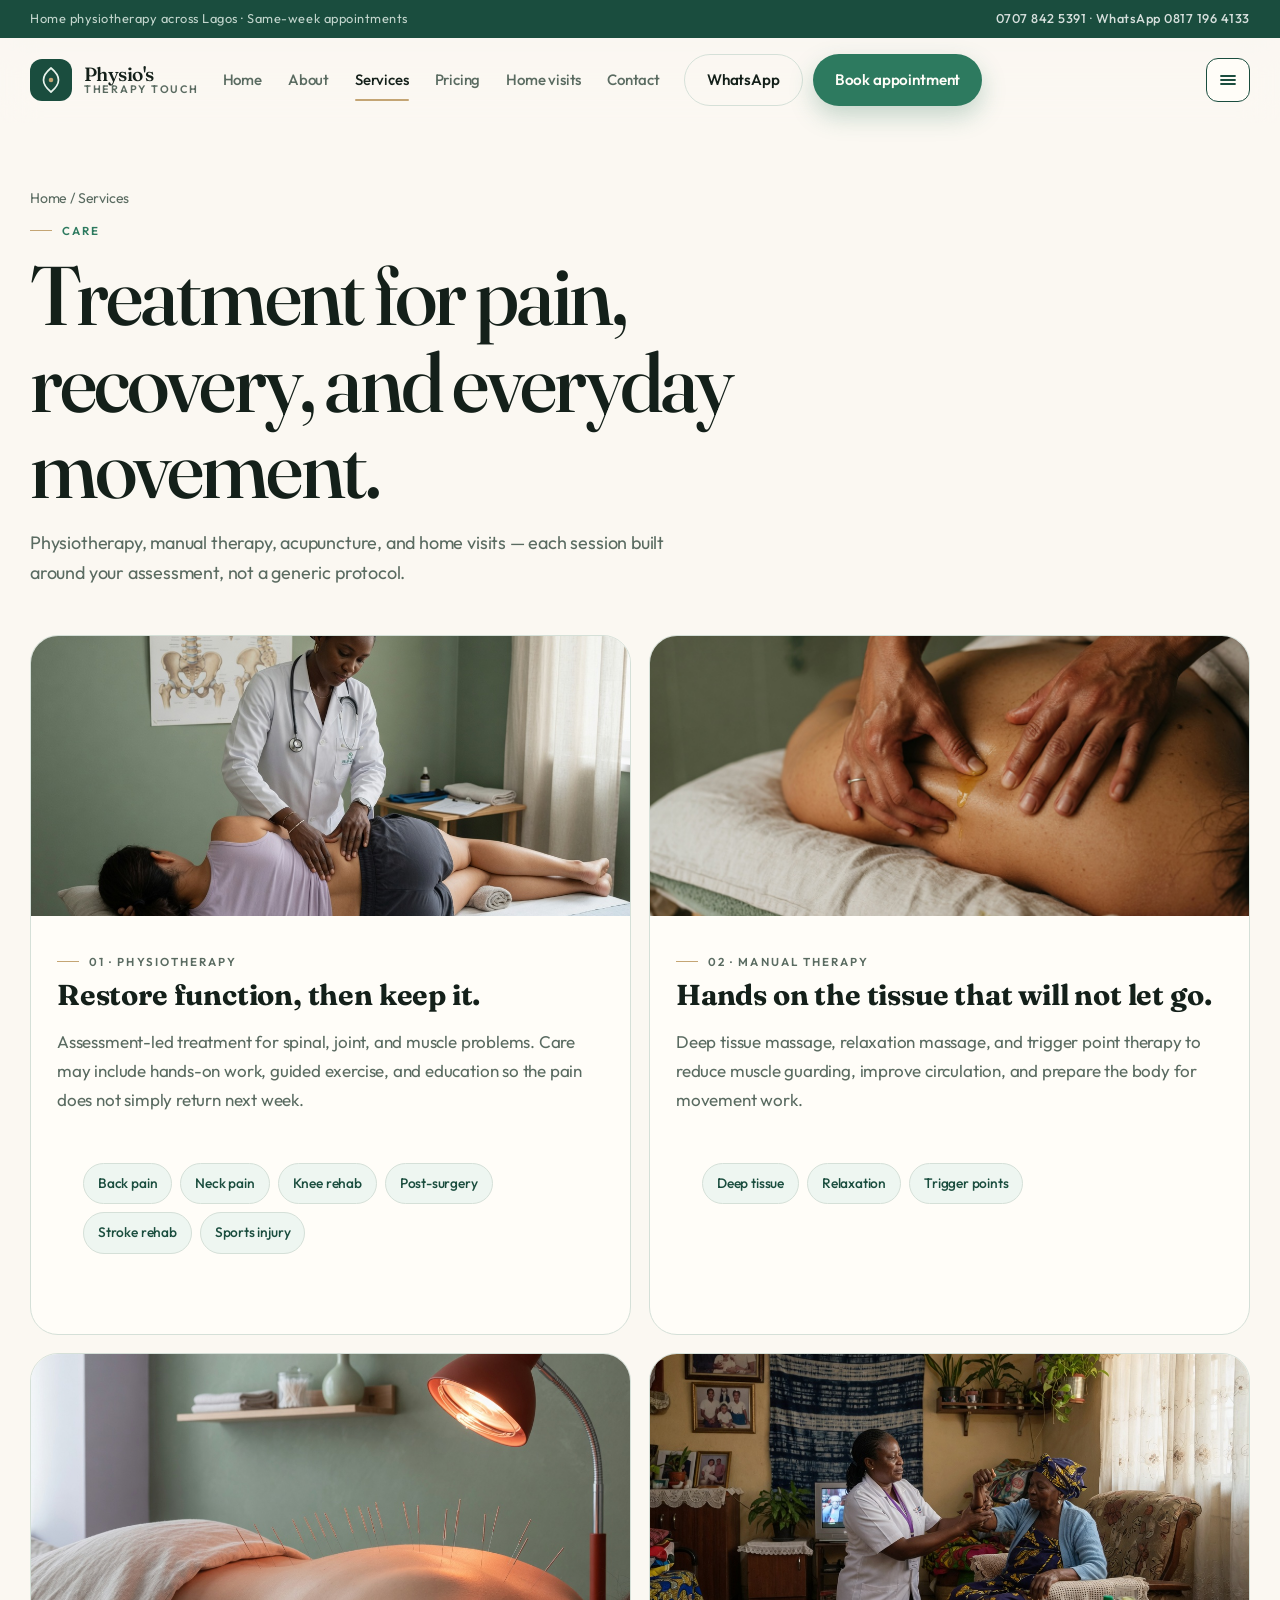
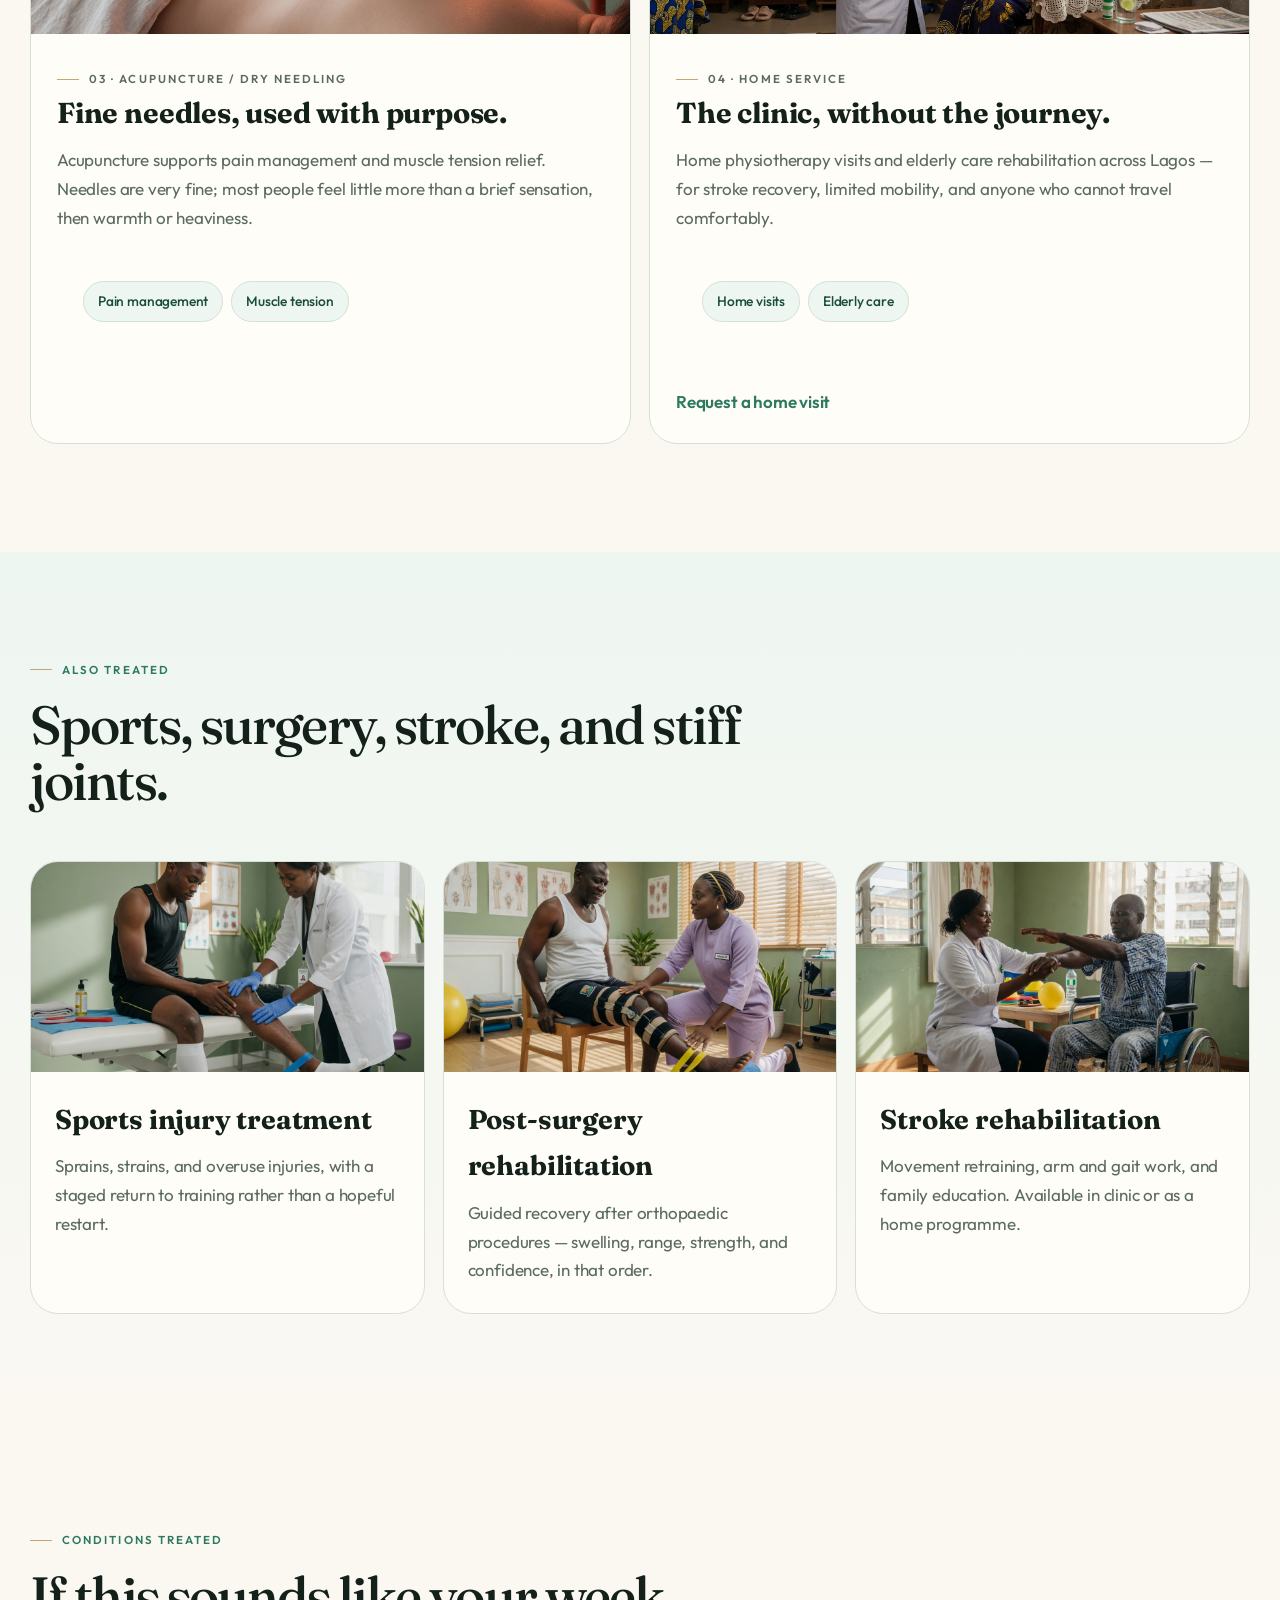
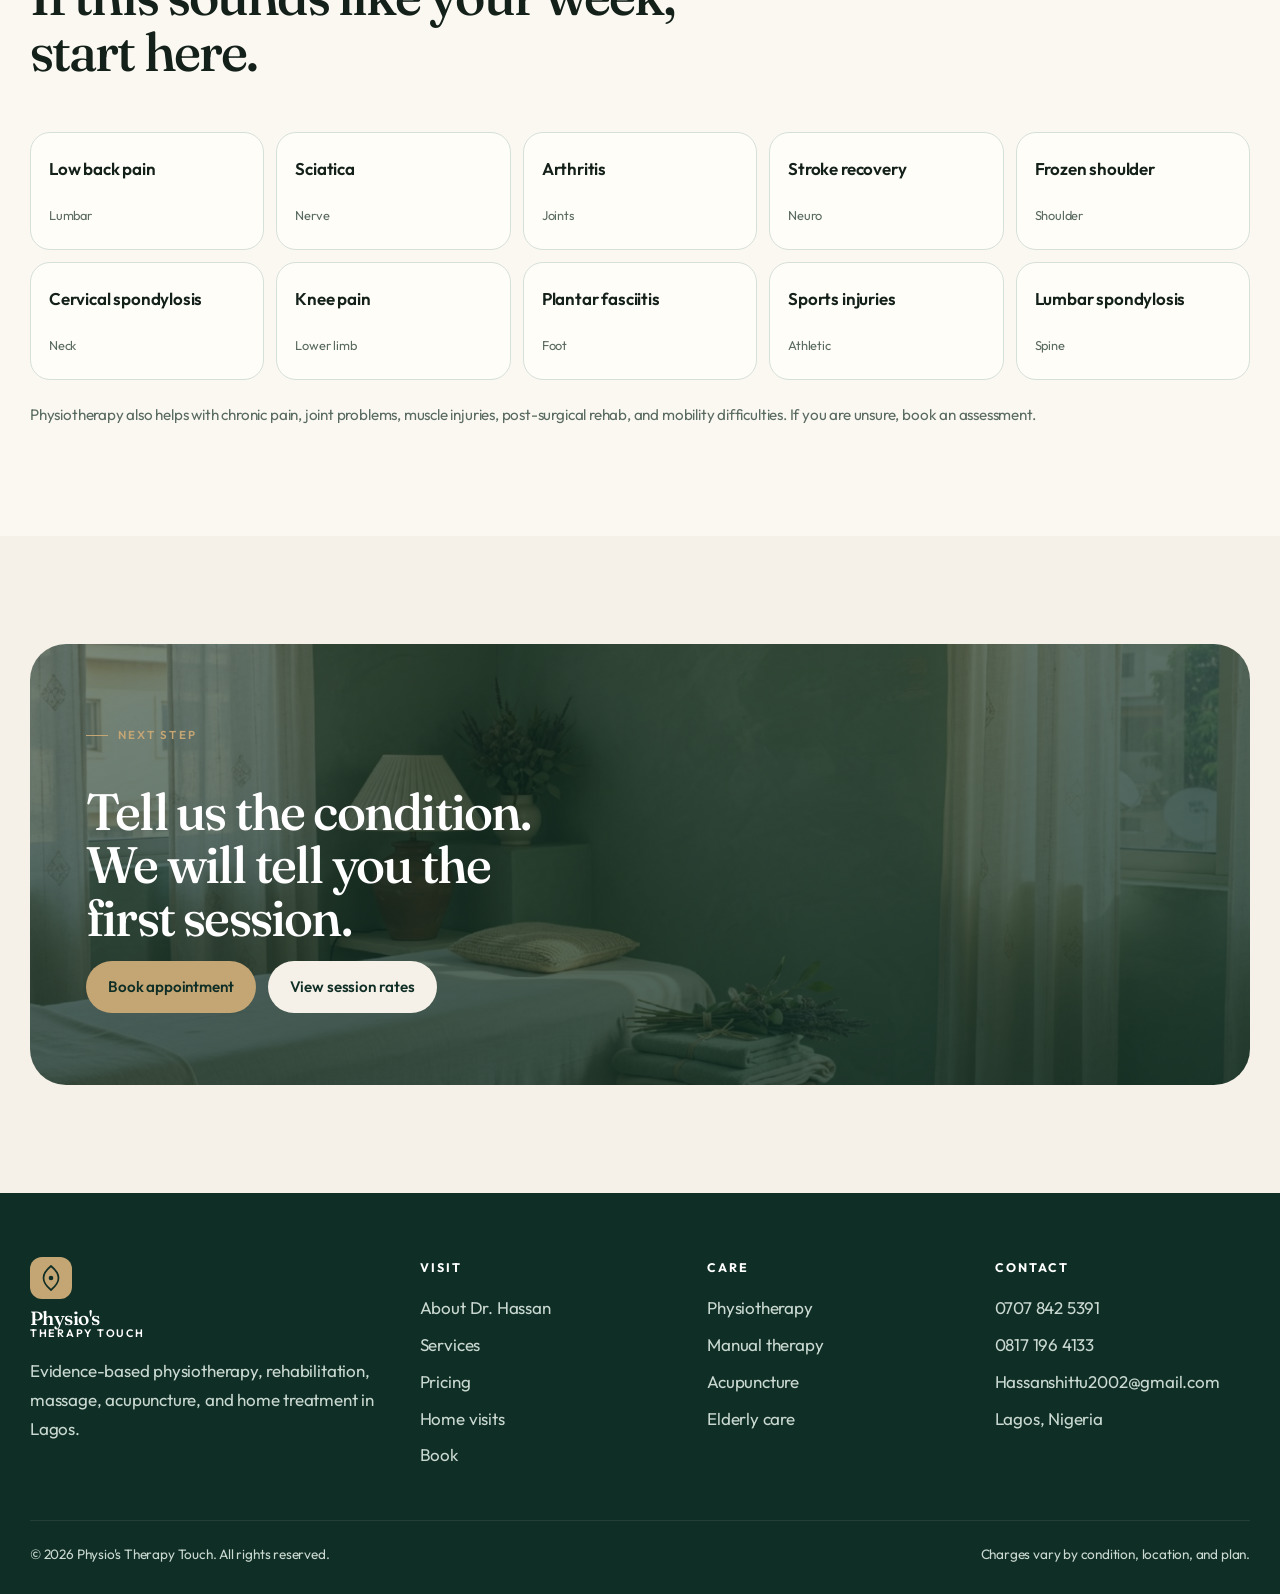
<file: services.html>
<!DOCTYPE html>
<html lang="en">
<head>
  <meta charset="UTF-8">
  <meta name="viewport" content="width=device-width, initial-scale=1.0">
  <title>Services | Physio's Therapy Touch</title>
  <meta name="description" content="Physiotherapy, manual therapy, acupuncture, sports injury treatment, post-surgery rehab, stroke rehabilitation, and home visits in Lagos.">
  <link rel="icon" href="assets/img/favicon.svg" type="image/svg+xml">
  <link rel="preconnect" href="https://fonts.googleapis.com">
  <link rel="preconnect" href="https://fonts.gstatic.com" crossorigin>
  <link href="https://fonts.googleapis.com/css2?family=Fraunces:ital,opsz,wght@0,9..144,400;0,9..144,500;0,9..144,600;1,9..144,400;1,9..144,500&family=Outfit:wght@300;400;500;600;700&display=swap" rel="stylesheet">
  <link rel="stylesheet" href="assets/css/styles.css?v=7">
</head>
<body>
  <a class="skip" href="#main">Skip to content</a>
  <div class="topbar">
    <div class="wrap">
      <span>Home physiotherapy across Lagos · Same-week appointments</span>
      <span class="hide-sm"><a href="tel:+2347078425391">0707 842 5391</a> · <a href="https://wa.me/2348171964133" target="_blank" rel="noopener">WhatsApp 0817 196 4133</a></span>
    </div>
  </div>
  <header class="site-header" data-header>
    <div class="wrap nav-row">
      <a class="brand" href="index.html" aria-label="Physio's Therapy Touch home">
        <svg class="mark" viewBox="0 0 42 42" aria-hidden="true"><rect width="42" height="42" rx="12" fill="#1A4D3E"/><path d="M21 9c0 0-7.5 6.2-7.5 12S21 33 21 33s7.5-6.2 7.5-12S21 9 21 9z" fill="none" stroke="#E8F3EC" stroke-width="1.7" stroke-linejoin="round"/><circle cx="21" cy="21" r="2.3" fill="#C4A574"/></svg>
        <span class="brand-text"><strong>Physio's</strong><small>Therapy Touch</small></span>
      </a>
      <nav class="nav" aria-label="Primary">
        <a href="index.html">Home</a>
        <a href="about.html">About</a>
        <a href="services.html" aria-current="page">Services</a>
        <a href="pricing.html">Pricing</a>
        <a href="home-visit.html">Home visits</a>
        <a href="contact.html">Contact</a>
      </nav>
      <div class="nav-cta">
        <a class="btn btn-ghost" href="https://wa.me/2348171964133" target="_blank" rel="noopener">WhatsApp</a>
        <a class="btn btn-primary" href="contact.html">Book appointment</a>
      </div>
      <button class="nav-toggle" type="button" data-nav-toggle aria-expanded="false" aria-label="Open menu"><svg width="22" height="22" viewBox="0 0 22 22" fill="none" aria-hidden="true"><path d="M4 7h14M4 11h14M4 15h14" stroke="currentColor" stroke-width="1.8" stroke-linecap="round"/></svg></button>
    </div>
    <div class="drawer" data-drawer hidden>
      <nav aria-label="Mobile">
        <a href="index.html">Home</a>
        <a href="about.html">About</a>
        <a href="services.html" aria-current="page">Services</a>
        <a href="pricing.html">Pricing</a>
        <a href="home-visit.html">Home visits</a>
        <a href="contact.html">Contact</a>
      </nav>
      <div class="actions">
        <a class="btn btn-whatsapp" href="https://wa.me/2348171964133" target="_blank" rel="noopener">WhatsApp chat</a>
        <a class="btn btn-primary" href="contact.html">Book appointment</a>
      </div>
    </div>
  </header>

  <main id="main">
    <section class="page-hero">
      <div class="wrap">
        <p class="crumbs"><a href="index.html">Home</a> / Services</p>
        <p class="eyebrow">Care</p>
        <h1 class="display">Treatment for pain, recovery, and everyday movement.</h1>
        <p class="lede">Physiotherapy, manual therapy, acupuncture, and home visits — each session built around your assessment, not a generic protocol.</p>
      </div>
    </section>

    <section class="section" style="padding-top:10px">
      <div class="wrap detail-grid">
        <article class="detail-card" id="physio" data-reveal>
          <img src="assets/img/back-pain.jpg" alt="Lower back physiotherapy">
          <div>
            <p class="eyebrow">01 · Physiotherapy</p>
            <h3>Restore function, then keep it.</h3>
            <p>Assessment-led treatment for spinal, joint, and muscle problems. Care may include hands-on work, guided exercise, and education so the pain does not simply return next week.</p>
            <div class="chips">
              <span class="chip">Back pain</span>
              <span class="chip">Neck pain</span>
              <span class="chip">Knee rehab</span>
              <span class="chip">Post-surgery</span>
              <span class="chip">Stroke rehab</span>
              <span class="chip">Sports injury</span>
            </div>
          </div>
        </article>
        <article class="detail-card" id="manual" data-reveal>
          <img src="assets/img/manual-therapy.jpg" alt="Manual therapy close-up">
          <div>
            <p class="eyebrow">02 · Manual therapy</p>
            <h3>Hands on the tissue that will not let go.</h3>
            <p>Deep tissue massage, relaxation massage, and trigger point therapy to reduce muscle guarding, improve circulation, and prepare the body for movement work.</p>
            <div class="chips">
              <span class="chip">Deep tissue</span>
              <span class="chip">Relaxation</span>
              <span class="chip">Trigger points</span>
            </div>
          </div>
        </article>
        <article class="detail-card" id="acupuncture" data-reveal>
          <img src="assets/img/acupuncture.jpg" alt="Acupuncture treatment">
          <div>
            <p class="eyebrow">03 · Acupuncture / dry needling</p>
            <h3>Fine needles, used with purpose.</h3>
            <p>Acupuncture supports pain management and muscle tension relief. Needles are very fine; most people feel little more than a brief sensation, then warmth or heaviness.</p>
            <div class="chips">
              <span class="chip">Pain management</span>
              <span class="chip">Muscle tension</span>
            </div>
          </div>
        </article>
        <article class="detail-card" id="home" data-reveal>
          <img src="assets/img/home-visit.jpg" alt="Home physiotherapy">
          <div>
            <p class="eyebrow">04 · Home service</p>
            <h3>The clinic, without the journey.</h3>
            <p>Home physiotherapy visits and elderly care rehabilitation across Lagos — for stroke recovery, limited mobility, and anyone who cannot travel comfortably.</p>
            <div class="chips">
              <span class="chip">Home visits</span>
              <span class="chip">Elderly care</span>
            </div>
            <a class="link-more" href="home-visit.html">Request a home visit</a>
          </div>
        </article>
      </div>
    </section>

    <section class="section sage">
      <div class="wrap">
        <div class="section-head" data-reveal>
          <p class="eyebrow">Also treated</p>
          <h2 class="display">Sports, surgery, stroke, and stiff joints.</h2>
        </div>
        <div class="service-grid three">
          <article class="service-card" data-reveal>
            <img src="assets/img/sports.jpg" alt="Sports injury physiotherapy">
            <div class="service-body">
              <h3>Sports injury treatment</h3>
              <p>Sprains, strains, and overuse injuries, with a staged return to training rather than a hopeful restart.</p>
            </div>
          </article>
          <article class="service-card" data-reveal>
            <img src="assets/img/post-surgery.jpg" alt="Post-surgery rehabilitation">
            <div class="service-body">
              <h3>Post-surgery rehabilitation</h3>
              <p>Guided recovery after orthopaedic procedures — swelling, range, strength, and confidence, in that order.</p>
            </div>
          </article>
          <article class="service-card" data-reveal>
            <img src="assets/img/stroke.jpg" alt="Stroke rehabilitation session">
            <div class="service-body">
              <h3>Stroke rehabilitation</h3>
              <p>Movement retraining, arm and gait work, and family education. Available in clinic or as a home programme.</p>
            </div>
          </article>
        </div>
      </div>
    </section>

    <section class="section">
      <div class="wrap">
        <div class="section-head" data-reveal>
          <p class="eyebrow">Conditions treated</p>
          <h2 class="display">If this sounds like your week, start here.</h2>
        </div>
        <div class="condition-grid">
          <div class="condition"><strong>Low back pain</strong><span>Lumbar</span></div>
          <div class="condition"><strong>Sciatica</strong><span>Nerve</span></div>
          <div class="condition"><strong>Arthritis</strong><span>Joints</span></div>
          <div class="condition"><strong>Stroke recovery</strong><span>Neuro</span></div>
          <div class="condition"><strong>Frozen shoulder</strong><span>Shoulder</span></div>
          <div class="condition"><strong>Cervical spondylosis</strong><span>Neck</span></div>
          <div class="condition"><strong>Knee pain</strong><span>Lower limb</span></div>
          <div class="condition"><strong>Plantar fasciitis</strong><span>Foot</span></div>
          <div class="condition"><strong>Sports injuries</strong><span>Athletic</span></div>
          <div class="condition"><strong>Lumbar spondylosis</strong><span>Spine</span></div>
        </div>
        <p class="price-note">Physiotherapy also helps with chronic pain, joint problems, muscle injuries, post-surgical rehab, and mobility difficulties. If you are unsure, book an assessment.</p>
      </div>
    </section>

    <section class="section cream">
      <div class="wrap">
        <div class="cta-panel" data-reveal>
          <p class="eyebrow" style="color:#C4A574">Next step</p>
          <h2 class="display">Tell us the condition. We will tell you the first session.</h2>
          <div class="actions">
            <a class="btn btn-gold" href="contact.html">Book appointment</a>
            <a class="btn btn-cream" href="pricing.html">View session rates</a>
          </div>
        </div>
      </div>
    </section>
  </main>

  <footer class="site-footer">
    <div class="wrap">
      <div class="footer-grid">
        <div>
          <a class="brand" href="index.html">
            <svg class="mark" viewBox="0 0 42 42" aria-hidden="true"><rect width="42" height="42" rx="12" fill="#C4A574"/><path d="M21 9c0 0-7.5 6.2-7.5 12S21 33 21 33s7.5-6.2 7.5-12S21 9 21 9z" fill="none" stroke="#0F2E25" stroke-width="1.7" stroke-linejoin="round"/><circle cx="21" cy="21" r="2.3" fill="#0F2E25"/></svg>
            <span class="brand-text"><strong>Physio's</strong><small>Therapy Touch</small></span>
          </a>
          <p style="margin-top:18px;max-width:32ch">Evidence-based physiotherapy, rehabilitation, massage, acupuncture, and home treatment in Lagos.</p>
        </div>
        <div>
          <h4>Visit</h4>
          <a href="about.html">About Dr. Hassan</a>
          <a href="services.html">Services</a>
          <a href="pricing.html">Pricing</a>
          <a href="home-visit.html">Home visits</a>
          <a href="contact.html">Book</a>
        </div>
        <div>
          <h4>Care</h4>
          <a href="services.html">Physiotherapy</a>
          <a href="services.html#manual">Manual therapy</a>
          <a href="services.html#acupuncture">Acupuncture</a>
          <a href="home-visit.html">Elderly care</a>
        </div>
        <div>
          <h4>Contact</h4>
          <a href="tel:+2347078425391">0707 842 5391</a>
          <a href="https://wa.me/2348171964133" target="_blank" rel="noopener">0817 196 4133</a>
          <a href="mailto:Hassanshittu2002@gmail.com">Hassanshittu2002@gmail.com</a>
          <p>Lagos, Nigeria</p>
        </div>
      </div>
      <div class="legal">
        <span>© <span data-year></span> Physio's Therapy Touch. All rights reserved.</span>
        <span>Charges vary by condition, location, and plan.</span>
      </div>
    </div>
  </footer>
  <nav class="dock" aria-label="Quick actions">
    <a href="tel:+2347078425391">Call</a>
    <a href="https://wa.me/2348171964133" target="_blank" rel="noopener">WhatsApp</a>
    <a href="contact.html">Book</a>
  </nav>
  <script src="assets/js/main.js"></script>
</body>
</html>
</file>
<file: assets/css/styles.css>
:root {
  --forest: #1a4d3e;
  --forest-deep: #0f2e25;
  --leaf: #2d7a5f;
  --leaf-hover: #24654e;
  --sage: #8fba9a;
  --mist: #d7eadf;
  --foam: #eef6f1;
  --cream: #f6f1e8;
  --paper: #fbf8f2;
  --sand: #e4d8c4;
  --gold: #c4a574;
  --gold-soft: #ead9bc;
  --ink: #14201a;
  --muted: #5a6b61;
  --line: #d5e0d8;
  --white: #fffdf8;
  --whatsapp: #128c7e;
  --whatsapp-hover: #0e7368;
  --shadow: 0 24px 60px rgba(20, 32, 26, 0.12);
  --shadow-soft: 0 10px 30px rgba(20, 32, 26, 0.08);
  --radius: 28px;
  --radius-sm: 16px;
  --header: 84px;
  --dock: 0px;
  --ease: cubic-bezier(0.22, 1, 0.36, 1);
  --font-display: "Fraunces", "Iowan Old Style", "Palatino Linotype", serif;
  --font-body: "Outfit", "Avenir Next", "Segoe UI", sans-serif;
  --max: 1220px;
}

*,
*::before,
*::after {
  box-sizing: border-box;
}

html {
  scroll-behavior: smooth;
}

html,
body {
  margin: 0;
  padding: 0;
  overflow-x: hidden;
  max-width: 100%;
}

body {
  font-family: var(--font-body);
  color: var(--ink);
  background: var(--paper);
  font-size: 1.0625rem;
  line-height: 1.7;
  letter-spacing: -0.011em;
  text-rendering: optimizeLegibility;
  padding-bottom: var(--dock);
}

img {
  max-width: 100%;
  display: block;
  height: auto;
}

a {
  color: inherit;
  text-decoration: none;
}

button,
input,
select,
textarea {
  font: inherit;
  color: inherit;
}

button {
  cursor: pointer;
  background: none;
  border: 0;
}

h1,
h2,
h3,
h4,
p {
  margin: 0;
}

ul {
  margin: 0;
  padding: 0;
  list-style: none;
}

::selection {
  background: var(--mist);
  color: var(--forest-deep);
}

.skip {
  position: absolute;
  left: 12px;
  top: -40px;
  background: var(--forest);
  color: var(--white);
  padding: 8px 12px;
  z-index: 100;
}

.skip:focus {
  top: 12px;
}

.wrap {
  width: min(calc(100vw - 40px), var(--max));
  margin-inline: auto;
  max-width: 100%;
}

.eyebrow {
  display: inline-flex;
  align-items: center;
  gap: 10px;
  font-size: 0.72rem;
  font-weight: 600;
  letter-spacing: 0.18em;
  text-transform: uppercase;
  color: var(--leaf);
}

.eyebrow::before {
  content: "";
  width: 22px;
  height: 1px;
  background: var(--gold);
}

.display {
  font-family: var(--font-display);
  font-weight: 500;
  letter-spacing: -0.035em;
  line-height: 1.04;
  color: var(--ink);
}

.display em,
.italic {
  font-style: italic;
  font-weight: 400;
  color: var(--leaf);
}

.lede {
  color: var(--muted);
  font-size: 1.125rem;
  max-width: 42rem;
  overflow-wrap: break-word;
}

h1,
h2 {
  overflow-wrap: break-word;
}

.section {
  padding: 108px 0;
}

.section-head {
  display: grid;
  gap: 18px;
  margin-bottom: 52px;
  max-width: 720px;
}

.section-head.center {
  margin-inline: auto;
  text-align: center;
}

.section-head.center .eyebrow {
  justify-content: center;
}

.section-head h2 {
  font-size: clamp(2.1rem, 4.2vw, 3.5rem);
}

.section.dark {
  background: var(--forest-deep);
  color: var(--cream);
}

.section.dark .display,
.section.dark h2,
.section.dark h3 {
  color: var(--white);
}

.section.dark .lede,
.section.dark p {
  color: #c9d8d0;
}

.section.sage {
  background: linear-gradient(180deg, var(--foam), var(--paper));
}

.section.cream {
  background: var(--cream);
}

/* Buttons */
.btn {
  display: inline-flex;
  align-items: center;
  justify-content: center;
  gap: 10px;
  min-height: 52px;
  padding: 0 22px;
  border-radius: 999px;
  font-weight: 560;
  font-size: 0.95rem;
  letter-spacing: -0.01em;
  transition: transform 0.35s var(--ease), background 0.25s ease, color 0.25s ease, border-color 0.25s ease, box-shadow 0.25s ease;
  white-space: nowrap;
}

.btn svg {
  width: 16px;
  height: 16px;
  transition: transform 0.35s var(--ease);
}

.btn:hover svg {
  transform: translateX(3px);
}

.btn-primary {
  background: var(--leaf);
  color: var(--white);
  box-shadow: 0 10px 24px rgba(45, 122, 95, 0.28);
}

.btn-primary:hover {
  background: var(--leaf-hover);
  transform: translateY(-1px);
}

.btn-dark {
  background: var(--forest);
  color: var(--white);
}

.btn-dark:hover {
  background: var(--forest-deep);
  transform: translateY(-1px);
}

.btn-ghost {
  border: 1px solid var(--line);
  background: transparent;
  color: var(--ink);
}

.btn-ghost:hover {
  border-color: var(--forest);
  background: var(--white);
}

.btn-cream {
  background: var(--cream);
  color: var(--forest-deep);
}

.btn-cream:hover {
  background: var(--white);
}

.btn-whatsapp {
  background: var(--whatsapp);
  color: #fff;
}

.btn-whatsapp:hover {
  background: var(--whatsapp-hover);
}

.btn-gold {
  background: var(--gold);
  color: var(--forest-deep);
}

.actions {
  display: flex;
  flex-wrap: wrap;
  gap: 12px;
}

/* Top bar + header */
.topbar {
  background: var(--forest);
  color: #e7f3ec;
  font-size: 0.8rem;
  letter-spacing: 0.04em;
}

.topbar .wrap {
  min-height: 38px;
  display: flex;
  align-items: center;
  justify-content: space-between;
  gap: 16px;
}

.topbar a {
  color: #fff;
  font-weight: 500;
}

.topbar span {
  opacity: 0.82;
}

.site-header {
  position: sticky;
  top: 0;
  z-index: 50;
  background: rgba(251, 248, 242, 0.78);
  backdrop-filter: blur(18px);
  -webkit-backdrop-filter: blur(18px);
  border-bottom: 1px solid transparent;
  transition: background 0.3s ease, border-color 0.3s ease, box-shadow 0.3s ease;
}

.site-header.is-scrolled {
  border-bottom-color: rgba(213, 224, 216, 0.9);
  box-shadow: 0 8px 30px rgba(20, 32, 26, 0.05);
  background: rgba(251, 248, 242, 0.94);
}

.nav-row {
  min-height: var(--header);
  display: flex;
  align-items: center;
  justify-content: space-between;
  gap: 24px;
}

.brand {
  display: flex;
  align-items: center;
  gap: 12px;
  min-width: max-content;
}

.mark {
  width: 42px;
  height: 42px;
  flex: none;
}

.brand-text {
  display: flex;
  flex-direction: column;
  line-height: 1.05;
}

.brand-text strong {
  font-family: var(--font-display);
  font-size: 1.2rem;
  font-weight: 560;
  letter-spacing: -0.03em;
}

.brand-text small {
  font-size: 0.68rem;
  letter-spacing: 0.16em;
  text-transform: uppercase;
  color: var(--muted);
  font-weight: 600;
}

.nav {
  display: flex;
  align-items: center;
  gap: 26px;
}

.nav a {
  font-size: 0.94rem;
  font-weight: 500;
  color: var(--muted);
  position: relative;
}

.nav a:hover,
.nav a[aria-current="page"] {
  color: var(--ink);
}

.nav a[aria-current="page"]::after {
  content: "";
  position: absolute;
  left: 0;
  right: 0;
  bottom: -8px;
  height: 2px;
  background: var(--gold);
  border-radius: 2px;
}

.nav-cta {
  display: flex;
  align-items: center;
  gap: 10px;
}

@media (min-width: 981px) {
  .nav-toggle {
    display: none;
  }
}

.nav-toggle {
  display: grid;
  width: 44px;
  height: 44px;
  border: 1.5px solid var(--forest);
  border-radius: 12px;
  place-items: center;
  background: var(--white);
  color: var(--forest);
  flex: none;
  margin-left: auto;
}

.drawer {
  display: none;
}

.drawer:not([hidden]) {
  display: none;
}

/* Hero */
.hero {
  padding: 36px 0 28px;
}

.hero-grid {
  display: grid;
  grid-template-columns: minmax(0, 1.05fr) minmax(0, 0.95fr);
  gap: 56px;
  align-items: center;
  min-width: 0;
}

.hero h1 {
  font-size: clamp(2.15rem, 7.4vw, 6.1rem);
  margin: 18px 0 22px;
}

.hero .lede {
  font-size: 1.2rem;
  margin-bottom: 32px;
}

.hero-meta {
  display: flex;
  flex-wrap: wrap;
  gap: 22px;
  margin-top: 28px;
  color: var(--muted);
  font-size: 0.92rem;
}

.hero-meta strong {
  display: block;
  color: var(--ink);
  font-size: 1rem;
}

.hero-visual {
  position: relative;
  min-height: 640px;
}

.hero-frame {
  position: absolute;
  inset: 40px 20px 0 70px;
  border-radius: 36px 36px 160px 36px;
  overflow: hidden;
  box-shadow: var(--shadow);
}

.hero-frame img {
  width: 100%;
  height: 100%;
  object-fit: cover;
  object-position: 50% 18%;
}

.hero-float {
  position: absolute;
  left: 0;
  bottom: 36px;
  width: 46%;
  border-radius: 24px;
  overflow: hidden;
  box-shadow: var(--shadow);
  border: 6px solid var(--paper);
}

.hero-float img {
  width: 100%;
  height: 220px;
  object-fit: cover;
}

.badge {
  position: absolute;
  right: 8px;
  top: 8px;
  width: 126px;
  height: 126px;
  border-radius: 50%;
  background: var(--gold);
  color: var(--forest-deep);
  display: grid;
  place-items: center;
  text-align: center;
  font-family: var(--font-display);
  font-style: italic;
  line-height: 1.15;
  box-shadow: var(--shadow-soft);
  z-index: 2;
}

.badge strong {
  display: block;
  font-size: 1.7rem;
  font-style: normal;
  font-weight: 600;
}

.badge span {
  font-size: 0.78rem;
}

/* Marquee */
.marquee {
  border-block: 1px solid var(--line);
  background: var(--cream);
  overflow: hidden;
  padding: 16px 0;
  max-width: 100%;
}

.marquee-track {
  display: flex;
  gap: 36px;
  width: max-content;
  animation: marquee 38s linear infinite;
  font-size: 0.82rem;
  letter-spacing: 0.16em;
  text-transform: uppercase;
  font-weight: 600;
  color: var(--forest);
}

.marquee-track span::after {
  content: "•";
  margin-left: 36px;
  color: var(--gold);
}

@keyframes marquee {
  from {
    transform: translateX(0);
  }
  to {
    transform: translateX(-50%);
  }
}

/* Stats / bento */
.bento {
  display: grid;
  grid-template-columns: 1.4fr 1fr 1fr;
  grid-template-rows: auto auto;
  gap: 16px;
}

.tile {
  background: var(--white);
  border: 1px solid var(--line);
  border-radius: var(--radius);
  padding: 28px;
  overflow: hidden;
  position: relative;
}

.tile.photo {
  padding: 0;
  min-height: 280px;
}

.tile.photo img {
  width: 100%;
  height: 100%;
  object-fit: cover;
}

.tile.forest {
  background: var(--forest);
  color: var(--cream);
  border-color: transparent;
}

.tile.forest h3,
.tile.forest p {
  color: inherit;
}

.tile.span-2 {
  grid-column: span 2;
}

.stat-num {
  font-family: var(--font-display);
  font-size: clamp(2.6rem, 4vw, 3.8rem);
  line-height: 1;
  letter-spacing: -0.04em;
}

.stat-num span {
  color: var(--gold);
  font-style: italic;
}

.tile h3 {
  font-family: var(--font-display);
  font-size: 1.65rem;
  margin: 8px 0 10px;
}

/* Service cards */
.service-grid {
  display: grid;
  grid-template-columns: 1.35fr 1fr 1fr;
  gap: 18px;
}

.service-grid.three {
  grid-template-columns: repeat(3, 1fr);
}

.service-card {
  background: var(--white);
  border-radius: var(--radius);
  overflow: hidden;
  border: 1px solid var(--line);
  display: flex;
  flex-direction: column;
  min-height: 100%;
  transition: transform 0.4s var(--ease), box-shadow 0.4s var(--ease);
}

.service-card:hover {
  transform: translateY(-6px);
  box-shadow: var(--shadow-soft);
}

.service-card.featured {
  grid-row: span 2;
}

.service-card img {
  width: 100%;
  height: 210px;
  object-fit: cover;
}

.service-card.featured img {
  height: 320px;
}

.service-body {
  padding: 24px 24px 28px;
  display: flex;
  flex-direction: column;
  gap: 10px;
  flex: 1;
}

.service-body h3 {
  font-family: var(--font-display);
  font-size: 1.7rem;
}

.service-body p {
  color: var(--muted);
}

.service-body ul {
  display: grid;
  gap: 8px;
  color: var(--ink);
  font-size: 0.95rem;
}

.service-body li {
  padding-left: 18px;
  position: relative;
}

.service-body li::before {
  content: "";
  width: 7px;
  height: 7px;
  border-radius: 50%;
  background: var(--sage);
  position: absolute;
  left: 0;
  top: 0.55em;
}

.link-more {
  margin-top: auto;
  padding-top: 12px;
  font-weight: 600;
  color: var(--leaf);
  display: inline-flex;
  align-items: center;
  gap: 6px;
}

/* About split */
.split {
  display: grid;
  grid-template-columns: 0.92fr 1.08fr;
  gap: 72px;
  align-items: center;
}

.split.reverse {
  grid-template-columns: 1.08fr 0.92fr;
}

.split-copy h2 {
  font-size: clamp(2.2rem, 4vw, 3.6rem);
  margin: 14px 0 18px;
}

.split-copy p + p {
  margin-top: 16px;
}

.split-copy .lede,
.split-copy p {
  color: var(--muted);
}

.portrait {
  position: relative;
}

.portrait img.main {
  width: 100%;
  height: 640px;
  object-fit: cover;
  object-position: 50% 12%;
  border-radius: 40px 40px 140px 40px;
}

.portrait .note {
  position: absolute;
  left: -28px;
  bottom: 42px;
  background: var(--white);
  border-radius: 22px;
  padding: 18px 20px;
  box-shadow: var(--shadow);
  max-width: 230px;
}

.portrait .note strong {
  display: block;
  font-family: var(--font-display);
  font-size: 1.2rem;
}

.chips {
  display: flex;
  flex-wrap: wrap;
  gap: 8px;
  margin: 22px 0 28px;
}

.chip {
  border: 1px solid var(--line);
  background: var(--foam);
  color: var(--forest);
  border-radius: 999px;
  padding: 8px 14px;
  font-size: 0.86rem;
  font-weight: 500;
}

.checklist {
  display: grid;
  gap: 12px;
  margin: 24px 0 28px;
}

.checklist li {
  display: flex;
  gap: 12px;
  align-items: flex-start;
}

.checklist svg {
  flex: none;
  margin-top: 3px;
}

/* Process */
.process {
  display: grid;
  grid-template-columns: repeat(4, 1fr);
  gap: 18px;
  counter-reset: step;
}

.step {
  background: var(--white);
  border-radius: var(--radius);
  padding: 28px 24px 32px;
  border: 1px solid var(--line);
  min-height: 280px;
}

.step::before {
  counter-increment: step;
  content: counter(step, decimal-leading-zero);
  font-family: var(--font-display);
  font-size: 2.4rem;
  color: var(--gold);
  display: block;
  margin-bottom: 28px;
  letter-spacing: -0.04em;
}

.step h3 {
  font-family: var(--font-display);
  font-size: 1.4rem;
  margin-bottom: 10px;
}

.step p {
  color: var(--muted);
}

/* Home visit band */
.feature-band {
  display: grid;
  grid-template-columns: 1.1fr 0.9fr;
  min-height: 560px;
  border-radius: 36px;
  overflow: hidden;
}

.feature-band img {
  width: 100%;
  height: 100%;
  object-fit: cover;
  min-height: 420px;
}

.feature-copy {
  background: var(--forest);
  color: var(--cream);
  padding: 64px 48px;
  display: flex;
  flex-direction: column;
  justify-content: center;
}

.feature-copy h2 {
  color: var(--white);
  font-size: clamp(2.1rem, 3.5vw, 3.2rem);
  margin: 12px 0 16px;
}

.feature-copy p {
  color: #c9d8d0;
  margin-bottom: 28px;
}

/* Conditions */
.condition-grid {
  display: grid;
  grid-template-columns: repeat(5, 1fr);
  gap: 12px;
}

.condition {
  background: var(--white);
  border: 1px solid var(--line);
  border-radius: 20px;
  padding: 22px 18px;
  min-height: 118px;
  display: flex;
  flex-direction: column;
  justify-content: space-between;
  transition: border-color 0.25s ease, transform 0.3s var(--ease);
}

.condition:hover {
  border-color: var(--leaf);
  transform: translateY(-3px);
}

.condition strong {
  font-weight: 600;
}

.condition span {
  font-size: 0.8rem;
  color: var(--muted);
}

/* Pricing */
.price-grid {
  display: grid;
  grid-template-columns: repeat(3, 1fr);
  gap: 16px;
}

.price-card {
  background: var(--white);
  border: 1px solid var(--line);
  border-radius: var(--radius);
  padding: 28px 26px 26px;
  display: flex;
  flex-direction: column;
  min-height: 240px;
}

.price-card.highlight {
  background: var(--forest);
  color: var(--cream);
  border-color: transparent;
  transform: translateY(-8px);
}

.price-card.highlight h3,
.price-card.highlight .amount {
  color: var(--white);
}

.price-card.highlight p {
  color: #c9d8d0;
}

.price-card h3 {
  font-family: var(--font-display);
  font-size: 1.45rem;
  margin-bottom: 8px;
}

.naira {
  font-family: system-ui, "Helvetica Neue", Arial, sans-serif;
  font-style: normal;
  font-weight: 650;
}

.amount {
  font-family: var(--font-display), system-ui, "Helvetica Neue", sans-serif;
  font-size: 2.1rem;
  letter-spacing: -0.04em;
  margin: 10px 0 6px;
}

.amount small {
  font-size: 0.95rem;
  color: var(--muted);
  font-family: var(--font-body);
  font-style: italic;
}

.price-card.highlight .amount small {
  color: var(--gold-soft);
}

.price-card p {
  color: var(--muted);
  margin-bottom: 20px;
}

.price-note {
  margin-top: 22px;
  color: var(--muted);
  font-size: 0.95rem;
}

/* Gallery */
.gallery {
  display: grid;
  grid-template-columns: 1.3fr 1fr 1fr;
  grid-template-rows: 220px 220px;
  gap: 14px;
}

.gallery img,
.gallery figure {
  width: 100%;
  height: 100%;
  object-fit: cover;
  border-radius: 24px;
}

.gallery .wide {
  grid-row: span 2;
}

.gallery .wide img {
  height: 100%;
  border-radius: 28px;
}

/* FAQ */
.faq-list {
  display: grid;
  gap: 10px;
  max-width: 860px;
}

.faq-item {
  background: var(--white);
  border: 1px solid var(--line);
  border-radius: 20px;
  overflow: hidden;
}

.faq-item button {
  width: 100%;
  text-align: left;
  padding: 20px 24px;
  display: flex;
  justify-content: space-between;
  gap: 20px;
  font-weight: 600;
  font-size: 1.02rem;
}

.faq-item button span {
  width: 28px;
  height: 28px;
  border-radius: 50%;
  border: 1px solid var(--line);
  display: grid;
  place-items: center;
  flex: none;
  color: var(--leaf);
  transition: transform 0.25s var(--ease);
}

.faq-item button[aria-expanded="true"] span {
  transform: rotate(45deg);
}

.rate-wrap {
  overflow-x: auto;
  border-radius: 28px;
}

body.nav-open {
  overflow: hidden;
}

.faq-item [data-panel] {
  padding: 0 24px 20px;
  color: var(--muted);
}

/* Testimonials */
.quotes {
  display: grid;
  grid-template-columns: repeat(3, 1fr);
  gap: 16px;
}

.quote {
  background: var(--white);
  border-radius: var(--radius);
  padding: 32px 28px;
  border: 1px solid var(--line);
}

.quote p {
  font-family: var(--font-display);
  font-size: 1.28rem;
  line-height: 1.4;
  font-weight: 400;
  margin-bottom: 24px;
}

.quote footer {
  color: var(--muted);
  font-size: 0.9rem;
}

.quote footer strong {
  display: block;
  color: var(--ink);
  font-size: 0.98rem;
}

/* CTA */
.cta-panel {
  background:
    linear-gradient(160deg, rgba(15, 46, 37, 0.55), rgba(15, 46, 37, 0.82)),
    url("../img/clinic-interior.jpg") center/cover;
  border-radius: 36px;
  padding: 72px 56px;
  color: var(--cream);
}

.cta-panel h2 {
  color: #fff;
  font-size: clamp(2.3rem, 4vw, 3.8rem);
  max-width: 14ch;
  margin: 12px 0 16px;
}

.cta-panel p {
  max-width: 36rem;
  margin-bottom: 28px;
  color: #d7e6de;
}

/* Page hero */
.page-hero {
  padding: 64px 0 36px;
}

.page-hero h1 {
  font-size: clamp(2.15rem, 7vw, 5.2rem);
  margin: 12px 0 16px;
  max-width: min(14ch, 100%);
}

.crumbs {
  font-size: 0.88rem;
  color: var(--muted);
}

.crumbs a:hover {
  color: var(--leaf);
}

/* Forms */
.contact-grid {
  display: grid;
  grid-template-columns: 0.9fr 1.1fr;
  gap: 40px;
  align-items: start;
}

.contact-card,
.form-card {
  background: var(--white);
  border: 1px solid var(--line);
  border-radius: 32px;
  padding: 32px;
}

.contact-list {
  display: grid;
  gap: 18px;
  margin-top: 24px;
}

.contact-list a,
.contact-list p {
  display: block;
}

.contact-list strong {
  display: block;
  font-size: 0.75rem;
  letter-spacing: 0.14em;
  text-transform: uppercase;
  color: var(--leaf);
  margin-bottom: 4px;
}

.form-grid {
  display: grid;
  grid-template-columns: 1fr 1fr;
  gap: 14px;
}

.field {
  display: grid;
  gap: 6px;
}

.field.full {
  grid-column: 1 / -1;
}

.field label {
  font-size: 0.82rem;
  font-weight: 600;
}

.field input,
.field select,
.field textarea {
  width: 100%;
  border: 1px solid var(--line);
  background: var(--paper);
  border-radius: 14px;
  padding: 13px 14px;
  outline: none;
}

.field input:focus,
.field select:focus,
.field textarea:focus {
  border-color: var(--leaf);
  background: #fff;
}

.field textarea {
  min-height: 130px;
  resize: vertical;
}

.form-note {
  margin-top: 12px;
  color: var(--leaf);
  font-size: 0.92rem;
}

/* Footer */
.site-footer {
  background: var(--forest-deep);
  color: #c9d8d0;
  padding: 64px 0 28px;
}

.footer-grid {
  display: grid;
  grid-template-columns: 1.4fr 1fr 1fr 1fr;
  gap: 32px;
  padding-bottom: 42px;
  border-bottom: 1px solid rgba(255, 255, 255, 0.08);
}

.site-footer .brand-text small,
.site-footer .brand-text strong {
  color: #fff;
}

.site-footer h4 {
  color: #fff;
  font-size: 0.78rem;
  letter-spacing: 0.16em;
  text-transform: uppercase;
  margin-bottom: 16px;
}

.site-footer a {
  display: block;
  margin-bottom: 8px;
}

.site-footer a:hover {
  color: #fff;
}

.legal {
  display: flex;
  justify-content: space-between;
  gap: 16px;
  flex-wrap: wrap;
  padding-top: 22px;
  font-size: 0.85rem;
}

/* Dock */
.dock {
  display: none;
}

/* Reveal */
[data-reveal] {
  opacity: 0;
  transform: translateY(22px);
  transition: opacity 0.8s var(--ease), transform 0.8s var(--ease);
}

[data-reveal].is-visible {
  opacity: 1;
  transform: none;
}

.detail-grid {
  display: grid;
  grid-template-columns: 1fr 1fr;
  gap: 18px;
}

.detail-card {
  background: var(--white);
  border-radius: var(--radius);
  overflow: hidden;
  border: 1px solid var(--line);
}

.detail-card img {
  width: 100%;
  height: 280px;
  object-fit: cover;
}

.detail-card div {
  padding: 26px;
}

.detail-card h3 {
  font-family: var(--font-display);
  font-size: 1.8rem;
  margin-bottom: 8px;
}

.detail-card p {
  color: var(--muted);
}

.rate-table {
  width: 100%;
  border-collapse: collapse;
  background: var(--white);
  border-radius: 28px;
  overflow: hidden;
  border: 1px solid var(--line);
}

.rate-table th,
.rate-table td {
  text-align: left;
  padding: 18px 22px;
  border-bottom: 1px solid var(--line);
}

.rate-table th {
  font-size: 0.75rem;
  letter-spacing: 0.14em;
  text-transform: uppercase;
  color: var(--muted);
  background: var(--foam);
}

.rate-table tr:last-child td {
  border-bottom: 0;
}

.rate-table td:last-child {
  font-family: var(--font-display), system-ui, "Helvetica Neue", sans-serif;
  font-size: 1.2rem;
  white-space: nowrap;
}

@media (max-width: 1100px) {
  .condition-grid {
    grid-template-columns: repeat(2, 1fr);
  }
}

@media (max-width: 980px) {
  .nav,
  .nav-cta {
    display: none;
  }

  .nav-row {
    position: relative;
    padding-right: 52px;
  }

  .nav-toggle {
    display: grid !important;
    position: absolute;
    right: 0;
    top: 50%;
    transform: translateY(-50%);
    z-index: 6;
  }

  .drawer:not([hidden]) {
    display: block;
    background: var(--white);
    border-bottom: 1px solid var(--line);
    padding: 8px 20px 24px;
  }

  .drawer nav {
    display: grid;
    gap: 6px;
  }

  .drawer a {
    padding: 12px 4px;
    font-weight: 560;
    border-bottom: 1px solid var(--line);
  }

  .drawer .actions {
    margin-top: 16px;
  }

  .hero-grid,
  .split,
  .split.reverse,
  .service-grid,
  .service-grid.three,
  .bento,
  .process,
  .feature-band,
  .condition-grid,
  .price-grid,
  .quotes,
  .gallery,
  .contact-grid,
  .footer-grid,
  .detail-grid {
    grid-template-columns: 1fr;
  }

  .hero-visual {
    min-height: 520px;
  }

  .hero-frame {
    inset: 20px 0 0 40px;
  }

  .tile.span-2,
  .service-card.featured {
    grid-column: auto;
    grid-row: auto;
  }

  .portrait img.main {
    height: 520px;
  }

  .portrait .note {
    left: 16px;
  }

  .feature-copy {
    padding: 40px 28px;
  }

  .cta-panel {
    padding: 48px 28px;
  }

  .price-card.highlight {
    transform: none;
  }

  .gallery {
    grid-template-rows: 240px 180px 180px;
  }

  .gallery .wide {
    grid-row: auto;
    min-height: 240px;
  }

  .form-grid {
    grid-template-columns: 1fr;
  }

  .dock {
    display: grid;
    grid-template-columns: 1fr 1fr 1.2fr;
    position: fixed;
    left: 12px;
    right: 12px;
    bottom: 12px;
    z-index: 60;
    background: var(--forest-deep);
    color: #fff;
    border-radius: 18px;
    overflow: hidden;
    box-shadow: var(--shadow);
  }

  .dock a {
    min-height: 56px;
    display: grid;
    place-items: center;
    font-size: 0.8rem;
    font-weight: 600;
    white-space: nowrap;
    padding: 0 6px;
  }

  .dock a:last-child {
    background: var(--leaf);
  }

  body {
    --dock: 84px;
  }
}

@media (max-width: 640px) {
  .wrap {
    width: min(calc(100vw - 28px), var(--max));
  }

  .topbar .wrap {
    justify-content: center;
  }

  .topbar .hide-sm {
    display: none;
  }

  .hero h1,
  .page-hero h1 {
    font-size: 2.2rem;
    max-width: none;
    line-height: 1.12;
  }

  .hero-float,
  .badge {
    display: none;
  }

  .hero-frame {
    position: relative;
    inset: auto;
    height: 420px;
    border-radius: 28px;
  }

  .hero-visual {
    min-height: 0;
  }

  .hero-meta {
    display: grid;
    grid-template-columns: 1fr 1fr;
    gap: 14px 18px;
  }

  .hero-visual {
    min-height: 460px;
  }

  .hero-float {
    width: 54%;
    bottom: 16px;
  }

  .badge {
    width: 104px;
    height: 104px;
    right: 0;
  }

  .section {
    padding: 76px 0;
  }

  .nav-row {
    min-height: 72px;
  }

  .actions,
  .actions .btn,
  form .btn {
    width: 100%;
  }

  .topbar {
    font-size: 0.72rem;
    white-space: nowrap;
    overflow: hidden;
    text-overflow: ellipsis;
  }

  .hero-visual {
    min-height: 420px;
  }

  .hero-frame {
    border-radius: 28px 28px 80px 28px;
  }
}

@media (prefers-reduced-motion: reduce) {
  html {
    scroll-behavior: auto;
  }

  *,
  *::before,
  *::after {
    animation: none !important;
    transition: none !important;
  }

  [data-reveal] {
    opacity: 1;
    transform: none;
  }
}
</file>
